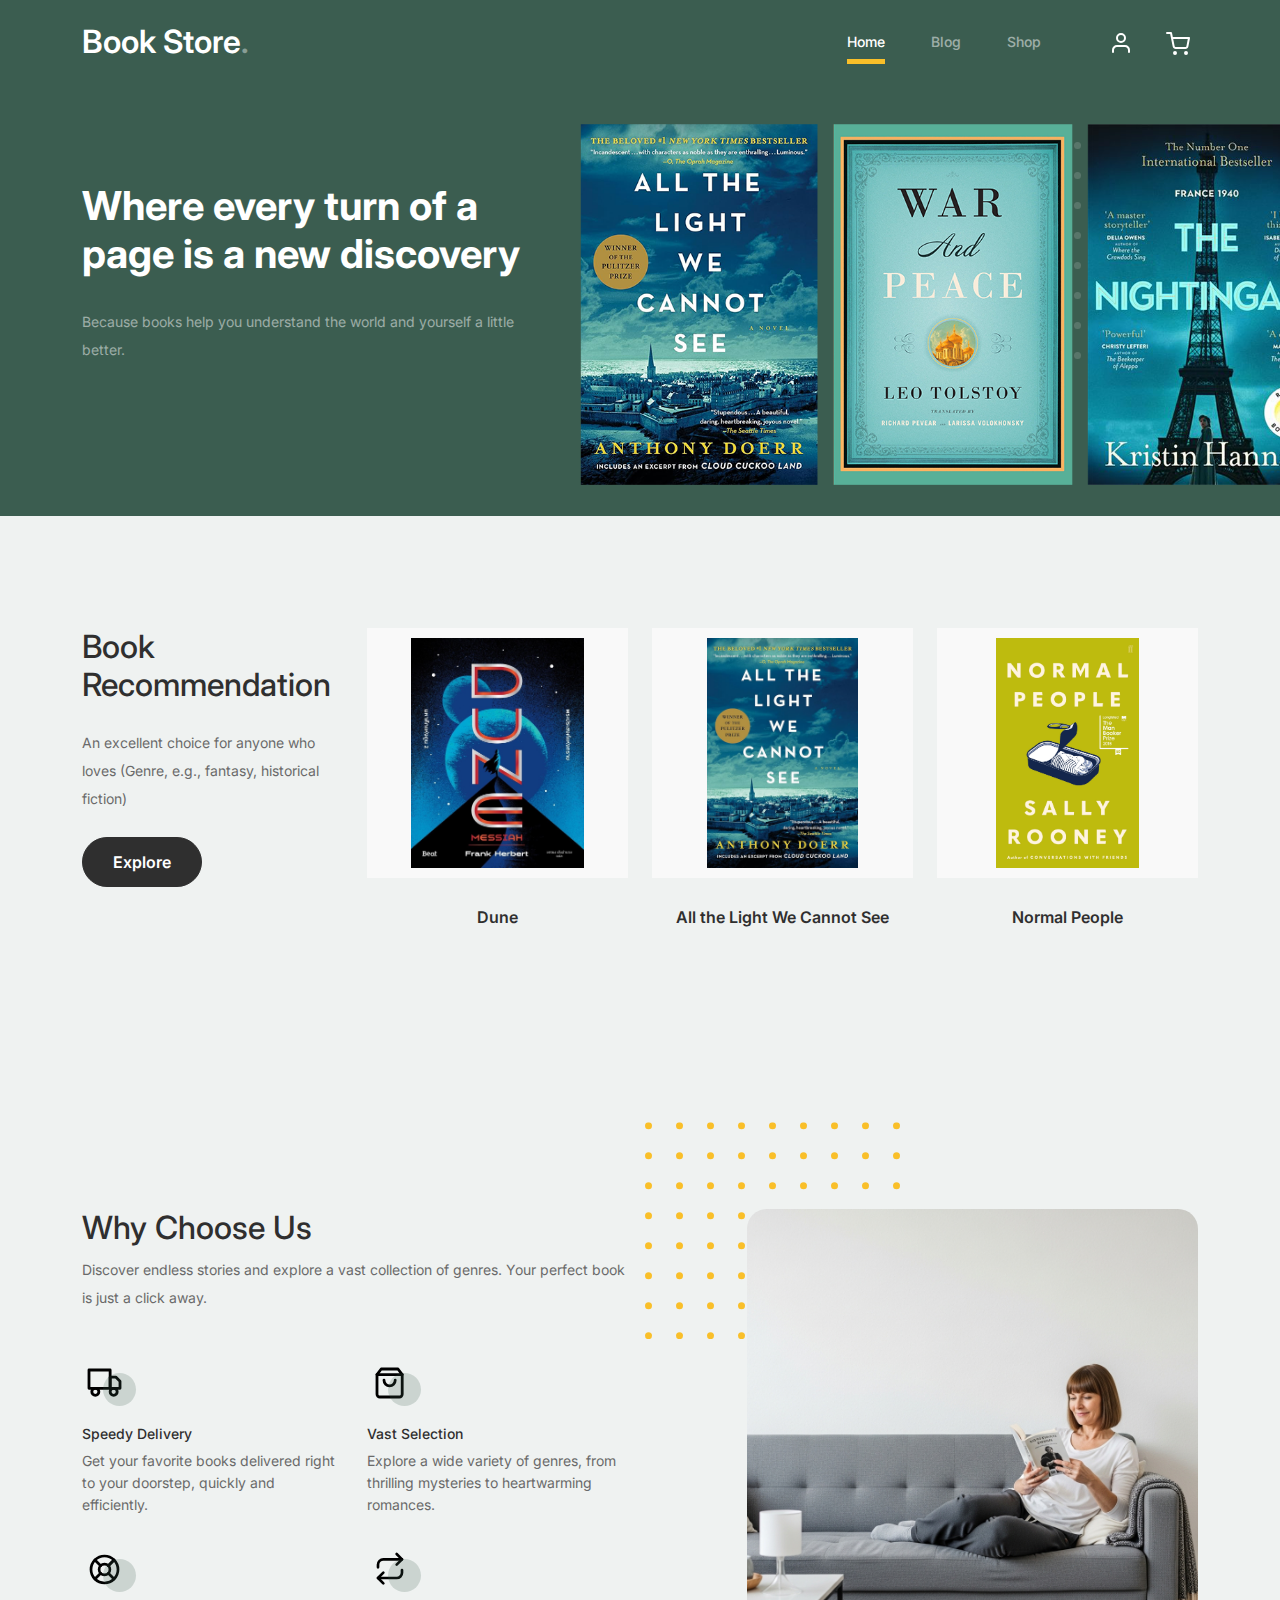
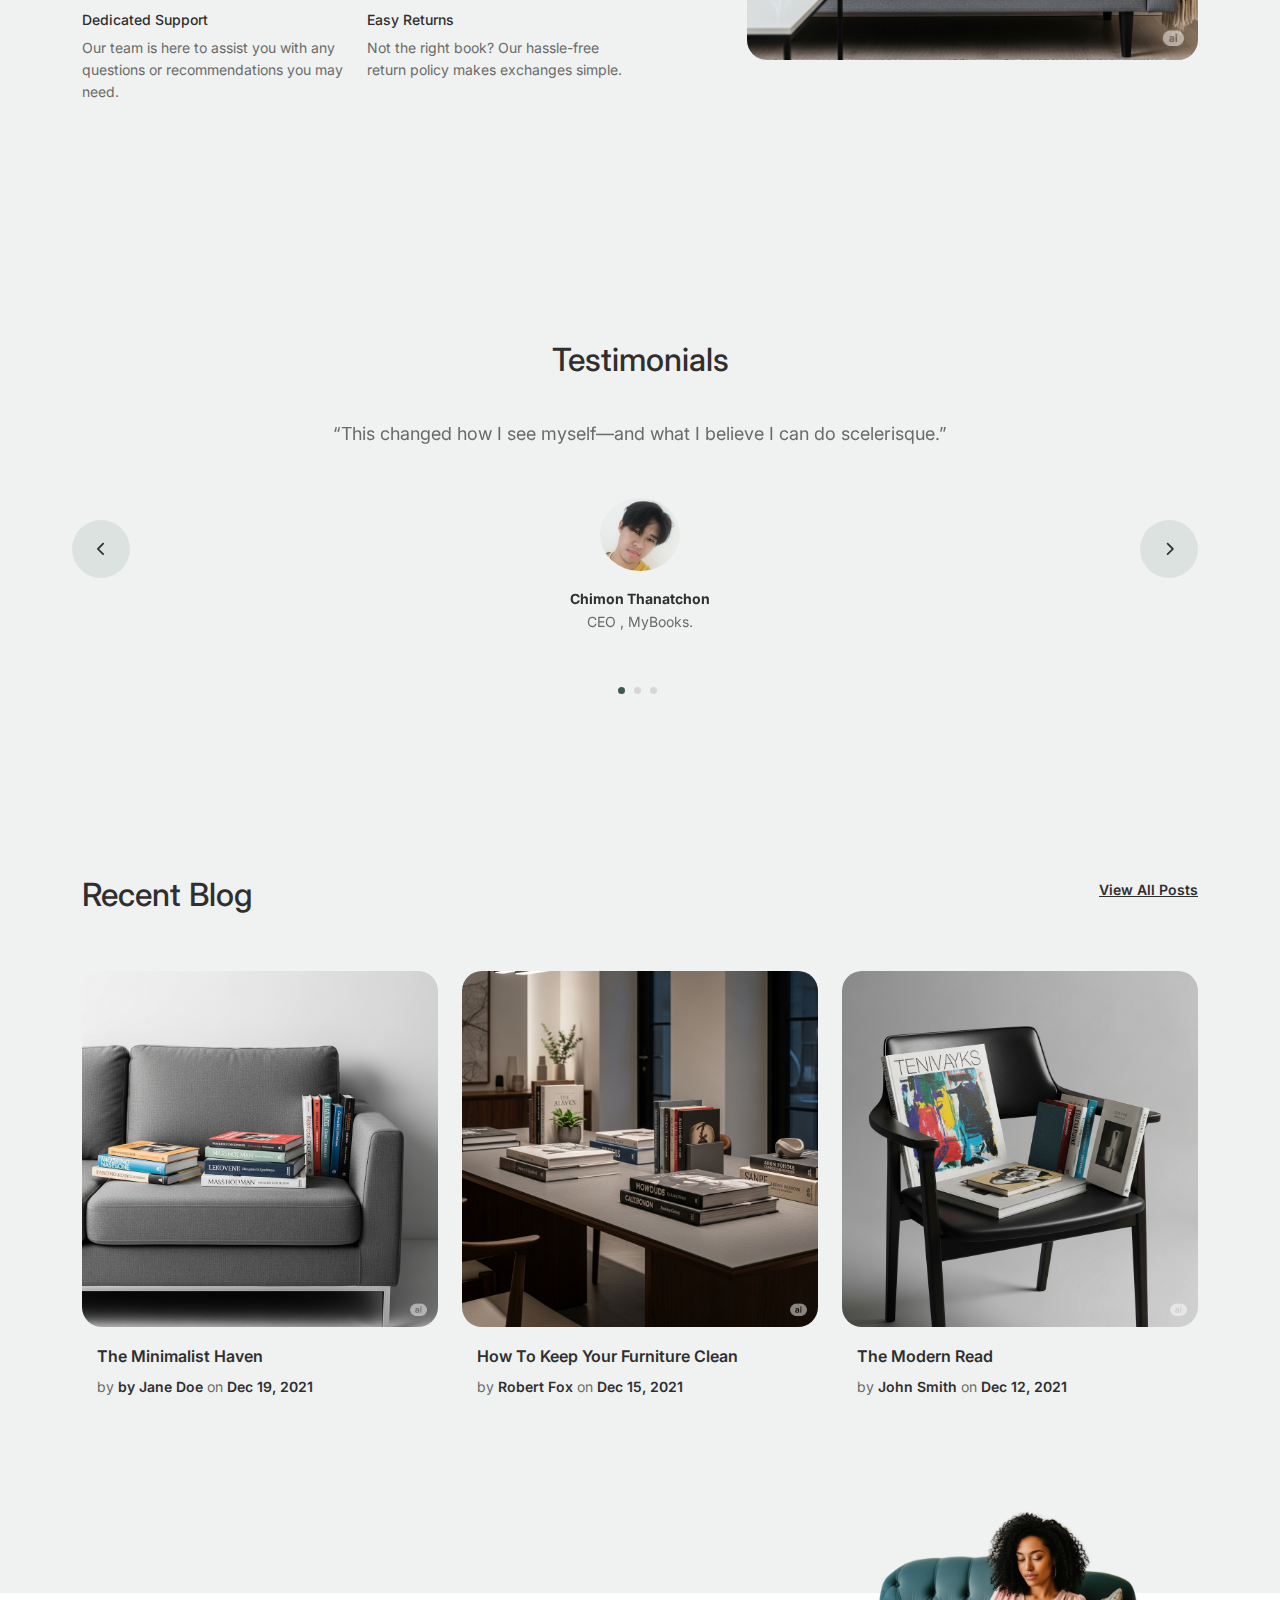
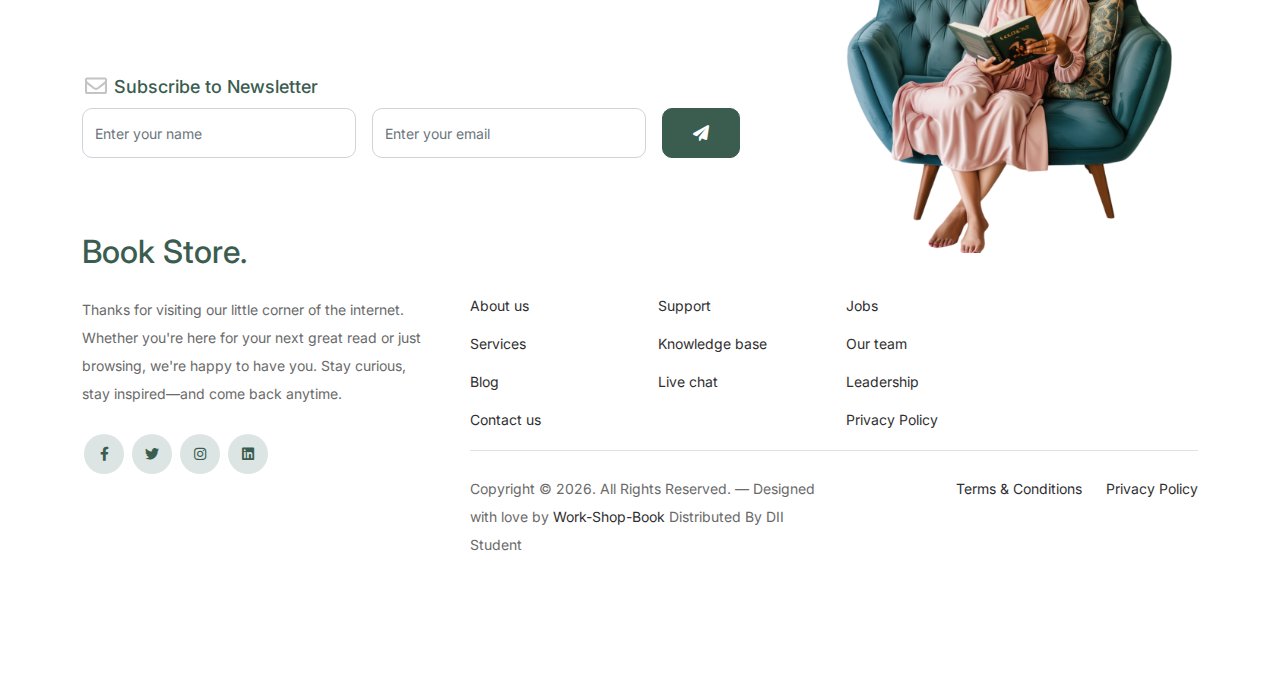
<file: index.html>
<!doctype html>
<html lang="en">

<head>
    <meta charset="utf-8">
    <meta name="viewport" content="width=device-width, initial-scale=1, shrink-to-fit=no">
    <meta name="author" content="Untree.co">
    <link rel="shortcut icon" href="favicon.png">

    <meta name="description" content="" />
    <meta name="keywords" content="bootstrap, bootstrap4" />

    <link href="css/bootstrap.min.css" rel="stylesheet">
    <link href="https://cdnjs.cloudflare.com/ajax/libs/font-awesome/6.0.0-beta3/css/all.min.css" rel="stylesheet">
    <link href="css/tiny-slider.css" rel="stylesheet">
    <link href="css/style.css" rel="stylesheet">
    <title>Book Store </title>

</head>

<body>

    <nav class="custom-navbar navbar navbar navbar-expand-md navbar-dark bg-dark" arial-label="Furni navigation bar">

        <div class="container">
            <a class="navbar-brand" href="index.html">Book Store<span>.</span></a>

            <button class="navbar-toggler" type="button" data-bs-toggle="collapse" data-bs-target="#navbarsFurni"
                aria-controls="navbarsFurni" aria-expanded="false" aria-label="Toggle navigation">
                <span class="navbar-toggler-icon"></span>
            </button>

            <div class="collapse navbar-collapse" id="navbarsFurni">
                <ul class="custom-navbar-nav navbar-nav ms-auto mb-2 mb-md-0">
                    <li class="nav-item active">
                        <a class="nav-link" href="index.html">Home</a>
                    </li>
                    <li><a class="nav-link" href="blog.html">Blog</a></li>
                    <li><a class="nav-link" href="shop.html">Shop</a></li>

                </ul>

                <ul class="custom-navbar-cta navbar-nav mb-2 mb-md-0 ms-5">
                    <li><a class="nav-link" href="#"><img src="images/user.svg"></a></li>
                    <li><a class="nav-link" href="cart.html"><img src="images/cart.svg"></a></li>
                </ul>
            </div>
        </div>

    </nav>
    <div class="hero">
        <div class="container">
            <div class="row justify-content-between">
                <div class="col-lg-5">
                    <div class="intro-excerpt">
                        <h1>Where every <span clsas="d-block">turn of a page is a new discovery</span></h1>
                        <p class="mb-4">Because books help you understand the world and yourself a little better.</p>
                        <p>
                            </div>
                </div>
                <div class="col-lg-7">
                    <div class="hero-img-wrap">
                        <img src="images/BookX/Book1112.png" class="img-fluid">
                    </div>
                </div>
            </div>
        </div>
    </div>
    <div class="product-section">
        <div class="container">
            <div class="row">

                <div class="col-md-12 col-lg-3 mb-5 mb-lg-0">
                    <h2 class="mb-4 section-title">Book Recommendation</h2>
                    <p class="mb-4">An excellent choice for anyone who loves (Genre, e.g., fantasy, historical fiction)
                    </p>
                    <p><a href="shop.html" class="btn">Explore</a></p>
                </div>
                <div class="col-12 col-md-4 col-lg-3 mb-5 mb-md-0">
                    <a class="product-item" href="shop.html">
                        <img src="images/BookX/Book6.jpg" class="img-fluid product-thumbnail">
                        <h3 class="product-title">Dune</h3>

                        <span class="icon-cross">
                            <img src="images/cross.svg" class="img-fluid">
                        </span>
                    </a>
                </div>
                <div class="col-12 col-md-4 col-lg-3 mb-5 mb-md-0">
                    <a class="product-item" href="shop.html">
                        <img src="images/BookX/Book111.jpg" class="img-fluid product-thumbnail">
                        <h3 class="product-title">All the Light We Cannot See</h3>

                        <span class="icon-cross">
                            <img src="images/cross.svg" class="img-fluid">
                        </span>
                    </a>
                </div>
                <div class="col-12 col-md-4 col-lg-3 mb-5 mb-md-0">
                    <a class="product-item" href="shop.html">
                        <img src="images/BookX/Book5.jpg" class="img-fluid product-thumbnail">
                        <h3 class="product-title">Normal People</h3>

                        <span class="icon-cross">
                            <img src="images/cross.svg" class="img-fluid">
                        </span>
                    </a>
                </div>
                </div>
        </div>
    </div>
    <div class="why-choose-section">
        <div class="container">
            <div class="row justify-content-between">
                <div class="col-lg-6">
                    <h2 class="section-title">Why Choose Us</h2>
                    <p>Discover endless stories and explore a vast collection of genres. Your perfect book is just a click away.</p>

                    <div class="row my-5">
                        <div class="col-6 col-md-6">
                            <div class="feature">
                                <div class="icon">
                                    <img src="images/truck.svg" alt="Image" class="imf-fluid">
                                </div>
                                <h3>Speedy Delivery</h3>
                                <p>Get your favorite books delivered right to your doorstep, quickly and efficiently.</p>
                            </div>
                        </div>

                        <div class="col-6 col-md-6">
                            <div class="feature">
                                <div class="icon">
                                    <img src="images/bag.svg" alt="Image" class="imf-fluid">
                                </div>
                                <h3>Vast Selection</h3>
                                <p>Explore a wide variety of genres, from thrilling mysteries to heartwarming romances.</p>
                            </div>
                        </div>

                        <div class="col-6 col-md-6">
                            <div class="feature">
                                <div class="icon">
                                    <img src="images/support.svg" alt="Image" class="imf-fluid">
                                </div>
                                <h3>Dedicated Support</h3>
                                <p>Our team is here to assist you with any questions or recommendations you may need.</p>
                            </div>
                        </div>

                        <div class="col-6 col-md-6">
                            <div class="feature">
                                <div class="icon">
                                    <img src="images/return.svg" alt="Image" class="imf-fluid">
                                </div>
                                <h3>Easy Returns</h3>
                                <p>Not the right book? Our hassle-free return policy makes exchanges simple.</p>
                            </div>
                        </div>

                    </div>
                </div>

                <div class="col-lg-5">
                    <div class="img-wrap">
                        <img src="images/unnamed.png" alt="Image" class="img-fluid">
                    </div>
                </div>

            </div>
        </div>
    </div>
    <div class="testimonial-section">
        <div class="container">
            <div class="row">
                <div class="col-lg-7 mx-auto text-center">
                    <h2 class="section-title">Testimonials</h2>
                </div>
            </div>

            <div class="row justify-content-center">
                <div class="col-lg-12">
                    <div class="testimonial-slider-wrap text-center">

                        <div id="testimonial-nav">
                            <span class="prev" data-controls="prev"><span class="fa fa-chevron-left"></span></span>
                            <span class="next" data-controls="next"><span class="fa fa-chevron-right"></span></span>
                        </div>

                        <div class="testimonial-slider">

                            <div class="item">
                                <div class="row justify-content-center">
                                    <div class="col-lg-8 mx-auto">

                                        <div class="testimonial-block text-center">
                                            <blockquote class="mb-5">
                                                <p>&ldquo;This changed how I see myself—and what I believe I can do
                                                    scelerisque.&rdquo;</p>
                                            </blockquote>

                                            <div class="author-info">
                                                <div class="author-pic">
                                                    <img src="images/CMOn.png" alt="Cmon Thanatchon" class="img-fluid">
                                                </div>
                                                <h3 class="font-weight-bold">Chimon Thanatchon</h3>
                                                <span class="position d-block mb-3">CEO , MyBooks.</span>
                                            </div> 
                                        </div>

                                    </div>
                                </div>
                            </div>
                            <div class="item">
                                <div class="row justify-content-center">
                                    <div class="col-lg-8 mx-auto">

                                        <div class="testimonial-block text-center">
                                            <blockquote class="mb-5">
                                                <p>&ldquo;Every step forward began with this moment
                                                    scelerisque.&rdquo;</p>
                                            </blockquote>

                                            <div class="author-info">
                                                <div class="author-pic">
                                                    <img src="images/ME.png" alt="Fiad Phattapon" class="img-fluid">
                                                </div>
                                                <h3 class="font-weight-bold">Fiad Phattapon</h3>
                                                <span class="position d-block mb-3"> Co-Founder, MyBooks.</span>
                                            </div>
                                        </div>

                                    </div>
                                </div>
                            </div>
                            <div class="item">
                                <div class="row justify-content-center">
                                    <div class="col-lg-8 mx-auto">

                                        <div class="testimonial-block text-center">
                                            <blockquote class="mb-5">
                                                <p>&ldquo;I didn’t just improve. I evolved.
                                                    scelerisque.&rdquo;</p>
                                            </blockquote>

                                            <div class="author-info">
                                                <div class="author-pic">
                                                    <img src="images/FF.png" alt="Flok Phattadon" class="img-fluid">
                                                </div>
                                                <h3 class="font-weight-bold">Flok Phattadon</h3>
                                                <span class="position d-block mb-3">CEO, Co-Founder, MyBooks.</span>
                                            </div>
                                        </div>

                                    </div>
                                </div>
                            </div>
                            </div>

                    </div>
                </div>
            </div>
        </div>
    </div>
    <div class="blog-section">
        <div class="container">
            <div class="row mb-5">
                <div class="col-md-6">
                    <h2 class="section-title">Recent Blog</h2>
                </div>
                <div class="col-md-6 text-start text-md-end">
                    <a href="#" class="more">View All Posts</a>
                </div>
            </div>

            <div class="row">

                <div class="col-12 col-sm-6 col-md-4 mb-4 mb-md-0">
                    <div class="post-entry">
                        <a href="#" class="post-thumbnail"><img src="images/b1.png" alt="Image"
                                class="img-fluid"></a>
                        <div class="post-content-entry">
                            <h3><a href="#">The Minimalist Haven</a></h3>
                            <div class="meta">
                                <span>by <a href="#">by Jane Doe </a></span> <span>on <a href="#">Dec 19,
                                        2021</a></span>
                            </div>
                        </div>
                    </div>
                </div>

                <div class="col-12 col-sm-6 col-md-4 mb-4 mb-md-0">
                    <div class="post-entry">
                        <a href="#" class="post-thumbnail"><img src="images/b2.png" alt="Image"
                                class="img-fluid"></a>
                        <div class="post-content-entry">
                            <h3><a href="#">How To Keep Your Furniture Clean</a></h3>
                            <div class="meta">
                                <span>by <a href="#">Robert Fox</a></span> <span>on <a href="#">Dec 15, 2021</a></span>
                            </div>
                        </div>
                    </div>
                </div>

                <div class="col-12 col-sm-6 col-md-4 mb-4 mb-md-0">
                    <div class="post-entry">
                        <a href="#" class="post-thumbnail"><img src="images/b3.png" alt="Image"
                                class="img-fluid"></a>
                        <div class="post-content-entry">
                            <h3><a href="#">The Modern Read</a></h3>
                            <div class="meta">
                                <span>by <a href="#">John Smith</a></span> <span>on <a href="#">Dec 12,
                                        2021</a></span>
                            </div>
                        </div>
                    </div>
                </div>

            </div>
        </div>
    </div>
    <footer class="footer-section">
        <div class="container relative">

            <div class="sofa-img">
                <img src="images/sofaa_preview_rev_1.png" alt="Image" class="img-fluid">
            </div>

            <div class="row">
                <div class="col-lg-8">
                    <div class="subscription-form">
                        <h3 class="d-flex align-items-center"><span class="me-1"><img src="images/envelope-outline.svg"
                                        alt="Image" class="img-fluid"></span><span>Subscribe to Newsletter</span></h3>

                        <form action="#" class="row g-3">
                            <div class="col-auto">
                                <input type="text" class="form-control" placeholder="Enter your name">
                            </div>
                            <div class="col-auto">
                                <input type="email" class="form-control" placeholder="Enter your email">
                            </div>
                            <div class="col-auto">
                                <button class="btn btn-primary">
                                    <span class="fa fa-paper-plane"></span>
                                </button>
                            </div>
                        </form>

                    </div>
                </div>
            </div>

            <div class="row g-5 mb-5">
                <div class="col-lg-4">
                    <div class="mb-4 footer-logo-wrap"><a href="#" class="footer-logo">Book Store<span>.</span></a>
                    </div>
                    <p class="mb-4">Thanks for visiting our little corner of the internet.
Whether you're here for your next great read or just browsing, we're happy to have you.
Stay curious, stay inspired—and come back anytime.</p>

                    <ul class="list-unstyled custom-social">
                        <li><a href="#"><span class="fa fa-brands fa-facebook-f"></span></a></li>
                        <li><a href="#"><span class="fa fa-brands fa-twitter"></span></a></li>
                        <li><a href="#"><span class="fa fa-brands fa-instagram"></span></a></li>
                        <li><a href="#"><span class="fa fa-brands fa-linkedin"></span></a></li>
                    </ul>
                </div>

                <div class="col-lg-8">
                    <div class="row links-wrap">
                        <div class="col-6 col-sm-6 col-md-3">
                            <ul class="list-unstyled">
                                <li><a href="#">About us</a></li>
                                <li><a href="#">Services</a></li>
                                <li><a href="#">Blog</a></li>
                                <li><a href="#">Contact us</a></li>
                            </ul>
                        </div>

                        <div class="col-6 col-sm-6 col-md-3">
                            <ul class="list-unstyled">
                                <li><a href="#">Support</a></li>
                                <li><a href="#">Knowledge base</a></li>
                                <li><a href="#">Live chat</a></li>
                            </ul>
                        </div>

                        <div class="col-6 col-sm-6 col-md-3">
                            <ul class="list-unstyled">
                                <li><a href="#">Jobs</a></li>
                                <li><a href="#">Our team</a></li>
                                <li><a href="#">Leadership</a></li>
                                <li><a href="#">Privacy Policy</a></li>
                            </ul>
                        </div>

                    

            </div>

            <div class="border-top copyright">
                <div class="row pt-4">
                    <div class="col-lg-6">
                        <p class="mb-2 text-center text-lg-start">Copyright &copy;
                            <script>document.write(new Date().getFullYear());</script>. All Rights Reserved. &mdash;
                            Designed with love by <a href="https://github.com/Thanatchon-DII/Work-Shop-Book">Work-Shop-Book</a> Distributed By <a
                                hreff="https://themewagon.com">DII Student</a>
                            </p>
                    </div>

                    <div class="col-lg-6 text-center text-lg-end">
                        <ul class="list-unstyled d-inline-flex ms-auto">
                            <li class="me-4"><a href="#">Terms &amp; Conditions</a></li>
                            <li><a href="#">Privacy Policy</a></li>
                        </ul>
                    </div>

                </div>
            </div>

        </div>
    </footer>
    <script src="js/bootstrap.bundle.min.js"></script>
    <script src="js/tiny-slider.js"></script>
    <script src="js/custom.js"></script>
</body>

</html>
</file>
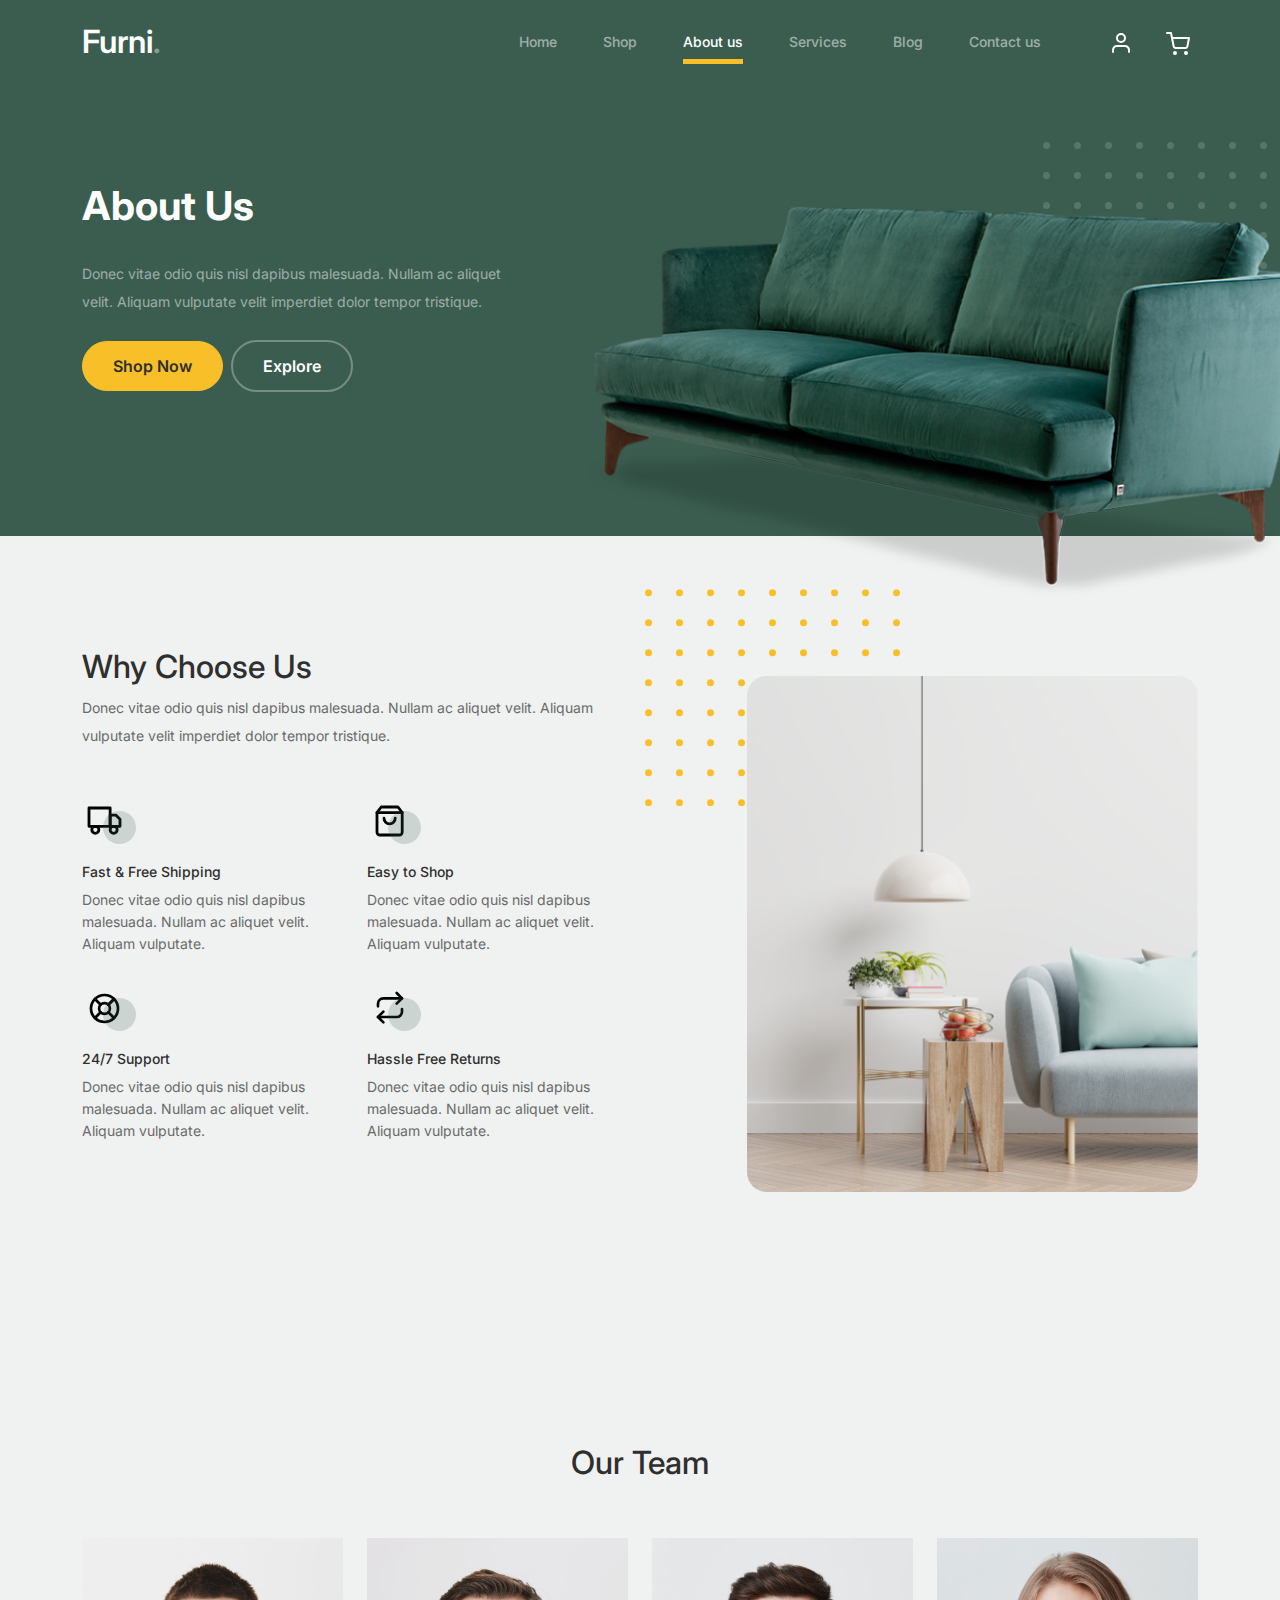
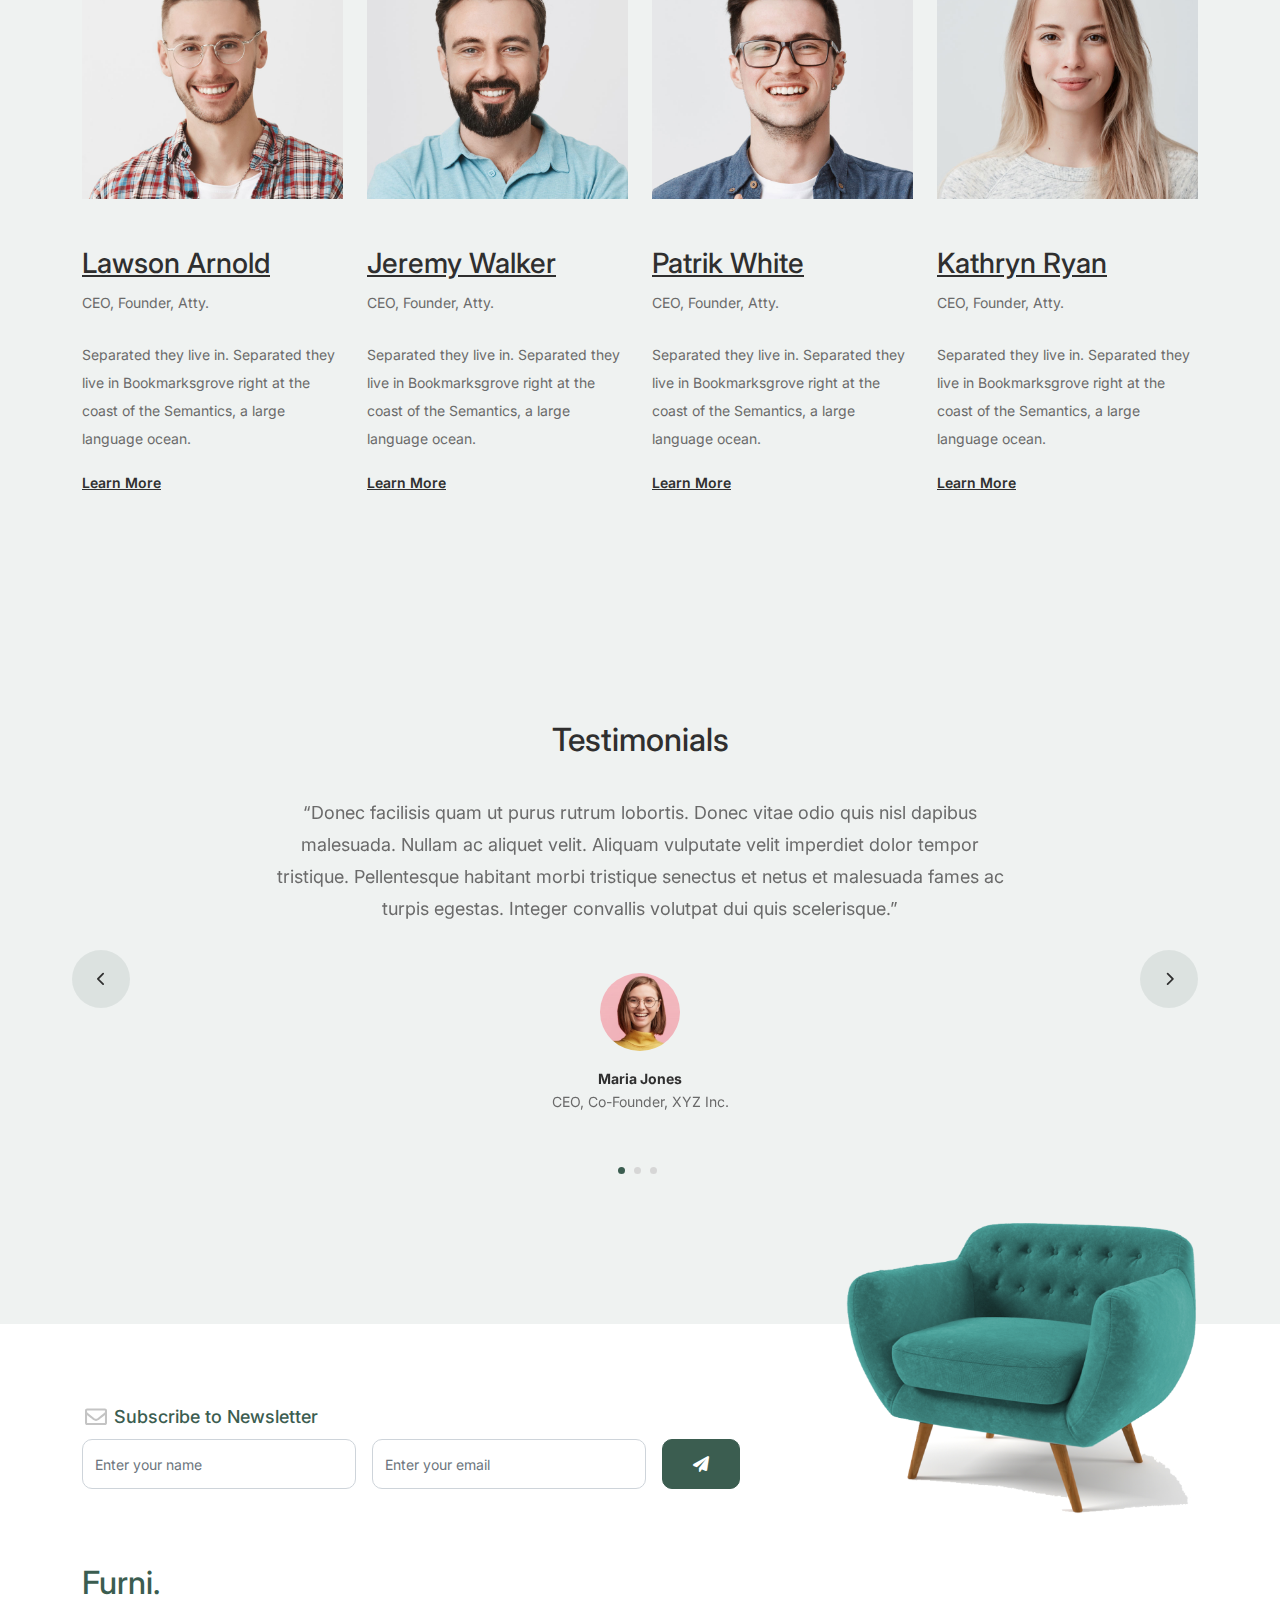
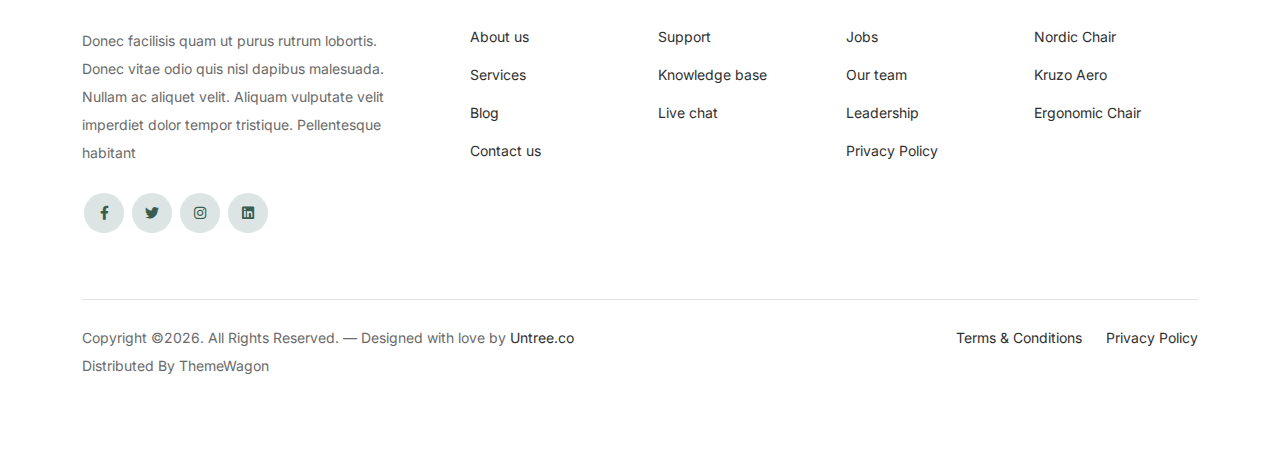
<file: about.html>
<!-- /*
* Bootstrap 5
* Template Name: Furni
* Template Author: Untree.co
* Template URI: https://untree.co/
* License: https://creativecommons.org/licenses/by/3.0/
*/ -->
<!doctype html>
<html lang="en">
<head>
  <meta charset="utf-8">
  <meta name="viewport" content="width=device-width, initial-scale=1, shrink-to-fit=no">
  <meta name="author" content="Untree.co">
  <link rel="shortcut icon" href="favicon.png">

  <meta name="description" content="" />
  <meta name="keywords" content="bootstrap, bootstrap4" />

		<!-- Bootstrap CSS -->
		<link href="css/bootstrap.min.css" rel="stylesheet">
		<link href="https://cdnjs.cloudflare.com/ajax/libs/font-awesome/6.0.0-beta3/css/all.min.css" rel="stylesheet">
		<link href="css/tiny-slider.css" rel="stylesheet">
		<link href="css/style.css" rel="stylesheet">
		<title>Furni Free Bootstrap 5 Template for Furniture and Interior Design Websites by Untree.co </title>
	</head>

	<body>

		<!-- Start Header/Navigation -->
		<nav class="custom-navbar navbar navbar navbar-expand-md navbar-dark bg-dark" arial-label="Furni navigation bar">

			<div class="container">
				<a class="navbar-brand" href="index.html">Furni<span>.</span></a>

				<button class="navbar-toggler" type="button" data-bs-toggle="collapse" data-bs-target="#navbarsFurni" aria-controls="navbarsFurni" aria-expanded="false" aria-label="Toggle navigation">
					<span class="navbar-toggler-icon"></span>
				</button>

				<div class="collapse navbar-collapse" id="navbarsFurni">
					<ul class="custom-navbar-nav navbar-nav ms-auto mb-2 mb-md-0">
						<li class="nav-item ">
							<a class="nav-link" href="index.html">Home</a>
						</li>
						<li><a class="nav-link" href="shop.html">Shop</a></li>
						<li class="active"><a class="nav-link" href="about.html">About us</a></li>
						<li><a class="nav-link" href="services.html">Services</a></li>
						<li><a class="nav-link" href="blog.html">Blog</a></li>
						<li><a class="nav-link" href="contact.html">Contact us</a></li>
					</ul>

					<ul class="custom-navbar-cta navbar-nav mb-2 mb-md-0 ms-5">
						<li><a class="nav-link" href="#"><img src="images/user.svg"></a></li>
						<li><a class="nav-link" href="cart.html"><img src="images/cart.svg"></a></li>
					</ul>
				</div>
			</div>
				
		</nav>
		<!-- End Header/Navigation -->

		<!-- Start Hero Section -->
			<div class="hero">
				<div class="container">
					<div class="row justify-content-between">
						<div class="col-lg-5">
							<div class="intro-excerpt">
								<h1>About Us</h1>
								<p class="mb-4">Donec vitae odio quis nisl dapibus malesuada. Nullam ac aliquet velit. Aliquam vulputate velit imperdiet dolor tempor tristique.</p>
								<p><a href="" class="btn btn-secondary me-2">Shop Now</a><a href="#" class="btn btn-white-outline">Explore</a></p>
							</div>
						</div>
						<div class="col-lg-7">
							<div class="hero-img-wrap">
								<img src="images/couch.png" class="img-fluid">
							</div>
						</div>
					</div>
				</div>
			</div>
		<!-- End Hero Section -->

		

		<!-- Start Why Choose Us Section -->
		<div class="why-choose-section">
			<div class="container">
				<div class="row justify-content-between align-items-center">
					<div class="col-lg-6">
						<h2 class="section-title">Why Choose Us</h2>
						<p>Donec vitae odio quis nisl dapibus malesuada. Nullam ac aliquet velit. Aliquam vulputate velit imperdiet dolor tempor tristique.</p>

						<div class="row my-5">
							<div class="col-6 col-md-6">
								<div class="feature">
									<div class="icon">
										<img src="images/truck.svg" alt="Image" class="imf-fluid">
									</div>
									<h3>Fast &amp; Free Shipping</h3>
									<p>Donec vitae odio quis nisl dapibus malesuada. Nullam ac aliquet velit. Aliquam vulputate.</p>
								</div>
							</div>

							<div class="col-6 col-md-6">
								<div class="feature">
									<div class="icon">
										<img src="images/bag.svg" alt="Image" class="imf-fluid">
									</div>
									<h3>Easy to Shop</h3>
									<p>Donec vitae odio quis nisl dapibus malesuada. Nullam ac aliquet velit. Aliquam vulputate.</p>
								</div>
							</div>

							<div class="col-6 col-md-6">
								<div class="feature">
									<div class="icon">
										<img src="images/support.svg" alt="Image" class="imf-fluid">
									</div>
									<h3>24/7 Support</h3>
									<p>Donec vitae odio quis nisl dapibus malesuada. Nullam ac aliquet velit. Aliquam vulputate.</p>
								</div>
							</div>

							<div class="col-6 col-md-6">
								<div class="feature">
									<div class="icon">
										<img src="images/return.svg" alt="Image" class="imf-fluid">
									</div>
									<h3>Hassle Free Returns</h3>
									<p>Donec vitae odio quis nisl dapibus malesuada. Nullam ac aliquet velit. Aliquam vulputate.</p>
								</div>
							</div>

						</div>
					</div>

					<div class="col-lg-5">
						<div class="img-wrap">
							<img src="images/why-choose-us-img.jpg" alt="Image" class="img-fluid">
						</div>
					</div>

				</div>
			</div>
		</div>
		<!-- End Why Choose Us Section -->

		<!-- Start Team Section -->
		<div class="untree_co-section">
			<div class="container">

				<div class="row mb-5">
					<div class="col-lg-5 mx-auto text-center">
						<h2 class="section-title">Our Team</h2>
					</div>
				</div>

				<div class="row">

					<!-- Start Column 1 -->
					<div class="col-12 col-md-6 col-lg-3 mb-5 mb-md-0">
						<img src="images/person_1.jpg" class="img-fluid mb-5">
						<h3 clas><a href="#"><span class="">Lawson</span> Arnold</a></h3>
            <span class="d-block position mb-4">CEO, Founder, Atty.</span>
            <p>Separated they live in.
            Separated they live in Bookmarksgrove right at the coast of the Semantics, a large language ocean.</p>
            <p class="mb-0"><a href="#" class="more dark">Learn More <span class="icon-arrow_forward"></span></a></p>
					</div> 
					<!-- End Column 1 -->

					<!-- Start Column 2 -->
					<div class="col-12 col-md-6 col-lg-3 mb-5 mb-md-0">
						<img src="images/person_2.jpg" class="img-fluid mb-5">

						<h3 clas><a href="#"><span class="">Jeremy</span> Walker</a></h3>
            <span class="d-block position mb-4">CEO, Founder, Atty.</span>
            <p>Separated they live in.
            Separated they live in Bookmarksgrove right at the coast of the Semantics, a large language ocean.</p>
            <p class="mb-0"><a href="#" class="more dark">Learn More <span class="icon-arrow_forward"></span></a></p>

					</div> 
					<!-- End Column 2 -->

					<!-- Start Column 3 -->
					<div class="col-12 col-md-6 col-lg-3 mb-5 mb-md-0">
						<img src="images/person_3.jpg" class="img-fluid mb-5">
						<h3 clas><a href="#"><span class="">Patrik</span> White</a></h3>
            <span class="d-block position mb-4">CEO, Founder, Atty.</span>
            <p>Separated they live in.
            Separated they live in Bookmarksgrove right at the coast of the Semantics, a large language ocean.</p>
            <p class="mb-0"><a href="#" class="more dark">Learn More <span class="icon-arrow_forward"></span></a></p>
					</div> 
					<!-- End Column 3 -->

					<!-- Start Column 4 -->
					<div class="col-12 col-md-6 col-lg-3 mb-5 mb-md-0">
						<img src="images/person_4.jpg" class="img-fluid mb-5">

						<h3 clas><a href="#"><span class="">Kathryn</span> Ryan</a></h3>
            <span class="d-block position mb-4">CEO, Founder, Atty.</span>
            <p>Separated they live in.
            Separated they live in Bookmarksgrove right at the coast of the Semantics, a large language ocean.</p>
            <p class="mb-0"><a href="#" class="more dark">Learn More <span class="icon-arrow_forward"></span></a></p>

          
					</div> 
					<!-- End Column 4 -->

					

				</div>
			</div>
		</div>
		<!-- End Team Section -->

		

		<!-- Start Testimonial Slider -->
		<div class="testimonial-section before-footer-section">
			<div class="container">
				<div class="row">
					<div class="col-lg-7 mx-auto text-center">
						<h2 class="section-title">Testimonials</h2>
					</div>
				</div>

				<div class="row justify-content-center">
					<div class="col-lg-12">
						<div class="testimonial-slider-wrap text-center">

							<div id="testimonial-nav">
								<span class="prev" data-controls="prev"><span class="fa fa-chevron-left"></span></span>
								<span class="next" data-controls="next"><span class="fa fa-chevron-right"></span></span>
							</div>

							<div class="testimonial-slider">
								
								<div class="item">
									<div class="row justify-content-center">
										<div class="col-lg-8 mx-auto">

											<div class="testimonial-block text-center">
												<blockquote class="mb-5">
													<p>&ldquo;Donec facilisis quam ut purus rutrum lobortis. Donec vitae odio quis nisl dapibus malesuada. Nullam ac aliquet velit. Aliquam vulputate velit imperdiet dolor tempor tristique. Pellentesque habitant morbi tristique senectus et netus et malesuada fames ac turpis egestas. Integer convallis volutpat dui quis scelerisque.&rdquo;</p>
												</blockquote>

												<div class="author-info">
													<div class="author-pic">
														<img src="images/person-1.png" alt="Maria Jones" class="img-fluid">
													</div>
													<h3 class="font-weight-bold">Maria Jones</h3>
													<span class="position d-block mb-3">CEO, Co-Founder, XYZ Inc.</span>
												</div>
											</div>

										</div>
									</div>
								</div> 
								<!-- END item -->

								<div class="item">
									<div class="row justify-content-center">
										<div class="col-lg-8 mx-auto">

											<div class="testimonial-block text-center">
												<blockquote class="mb-5">
													<p>&ldquo;Donec facilisis quam ut purus rutrum lobortis. Donec vitae odio quis nisl dapibus malesuada. Nullam ac aliquet velit. Aliquam vulputate velit imperdiet dolor tempor tristique. Pellentesque habitant morbi tristique senectus et netus et malesuada fames ac turpis egestas. Integer convallis volutpat dui quis scelerisque.&rdquo;</p>
												</blockquote>

												<div class="author-info">
													<div class="author-pic">
														<img src="images/person-1.png" alt="Maria Jones" class="img-fluid">
													</div>
													<h3 class="font-weight-bold">Maria Jones</h3>
													<span class="position d-block mb-3">CEO, Co-Founder, XYZ Inc.</span>
												</div>
											</div>

										</div>
									</div>
								</div> 
								<!-- END item -->

								<div class="item">
									<div class="row justify-content-center">
										<div class="col-lg-8 mx-auto">

											<div class="testimonial-block text-center">
												<blockquote class="mb-5">
													<p>&ldquo;Donec facilisis quam ut purus rutrum lobortis. Donec vitae odio quis nisl dapibus malesuada. Nullam ac aliquet velit. Aliquam vulputate velit imperdiet dolor tempor tristique. Pellentesque habitant morbi tristique senectus et netus et malesuada fames ac turpis egestas. Integer convallis volutpat dui quis scelerisque.&rdquo;</p>
												</blockquote>

												<div class="author-info">
													<div class="author-pic">
														<img src="images/person-1.png" alt="Maria Jones" class="img-fluid">
													</div>
													<h3 class="font-weight-bold">Maria Jones</h3>
													<span class="position d-block mb-3">CEO, Co-Founder, XYZ Inc.</span>
												</div>
											</div>

										</div>
									</div>
								</div> 
								<!-- END item -->

							</div>

						</div>
					</div>
				</div>
			</div>
		</div>
		<!-- End Testimonial Slider -->

		

		<!-- Start Footer Section -->
		<footer class="footer-section">
			<div class="container relative">

				<div class="sofa-img">
					<img src="images/sofa.png" alt="Image" class="img-fluid">
				</div>

				<div class="row">
					<div class="col-lg-8">
						<div class="subscription-form">
							<h3 class="d-flex align-items-center"><span class="me-1"><img src="images/envelope-outline.svg" alt="Image" class="img-fluid"></span><span>Subscribe to Newsletter</span></h3>

							<form action="#" class="row g-3">
								<div class="col-auto">
									<input type="text" class="form-control" placeholder="Enter your name">
								</div>
								<div class="col-auto">
									<input type="email" class="form-control" placeholder="Enter your email">
								</div>
								<div class="col-auto">
									<button class="btn btn-primary">
										<span class="fa fa-paper-plane"></span>
									</button>
								</div>
							</form>

						</div>
					</div>
				</div>

				<div class="row g-5 mb-5">
					<div class="col-lg-4">
						<div class="mb-4 footer-logo-wrap"><a href="#" class="footer-logo">Furni<span>.</span></a></div>
						<p class="mb-4">Donec facilisis quam ut purus rutrum lobortis. Donec vitae odio quis nisl dapibus malesuada. Nullam ac aliquet velit. Aliquam vulputate velit imperdiet dolor tempor tristique. Pellentesque habitant</p>

						<ul class="list-unstyled custom-social">
							<li><a href="#"><span class="fa fa-brands fa-facebook-f"></span></a></li>
							<li><a href="#"><span class="fa fa-brands fa-twitter"></span></a></li>
							<li><a href="#"><span class="fa fa-brands fa-instagram"></span></a></li>
							<li><a href="#"><span class="fa fa-brands fa-linkedin"></span></a></li>
						</ul>
					</div>

					<div class="col-lg-8">
						<div class="row links-wrap">
							<div class="col-6 col-sm-6 col-md-3">
								<ul class="list-unstyled">
									<li><a href="#">About us</a></li>
									<li><a href="#">Services</a></li>
									<li><a href="#">Blog</a></li>
									<li><a href="#">Contact us</a></li>
								</ul>
							</div>

							<div class="col-6 col-sm-6 col-md-3">
								<ul class="list-unstyled">
									<li><a href="#">Support</a></li>
									<li><a href="#">Knowledge base</a></li>
									<li><a href="#">Live chat</a></li>
								</ul>
							</div>

							<div class="col-6 col-sm-6 col-md-3">
								<ul class="list-unstyled">
									<li><a href="#">Jobs</a></li>
									<li><a href="#">Our team</a></li>
									<li><a href="#">Leadership</a></li>
									<li><a href="#">Privacy Policy</a></li>
								</ul>
							</div>

							<div class="col-6 col-sm-6 col-md-3">
								<ul class="list-unstyled">
									<li><a href="#">Nordic Chair</a></li>
									<li><a href="#">Kruzo Aero</a></li>
									<li><a href="#">Ergonomic Chair</a></li>
								</ul>
							</div>
						</div>
					</div>

				</div>

				<div class="border-top copyright">
					<div class="row pt-4">
						<div class="col-lg-6">
							<p class="mb-2 text-center text-lg-start">Copyright &copy;<script>document.write(new Date().getFullYear());</script>. All Rights Reserved. &mdash; Designed with love by <a href="https://untree.co">Untree.co</a> Distributed By <a hreff="https://themewagon.com">ThemeWagon</a>  <!-- License information: https://untree.co/license/ -->
            </p>
						</div>

						<div class="col-lg-6 text-center text-lg-end">
							<ul class="list-unstyled d-inline-flex ms-auto">
								<li class="me-4"><a href="#">Terms &amp; Conditions</a></li>
								<li><a href="#">Privacy Policy</a></li>
							</ul>
						</div>

					</div>
				</div>

			</div>
		</footer>
		<!-- End Footer Section -->	


		<script src="js/bootstrap.bundle.min.js"></script>
		<script src="js/tiny-slider.js"></script>
		<script src="js/custom.js"></script>
	</body>

</html>
</file>
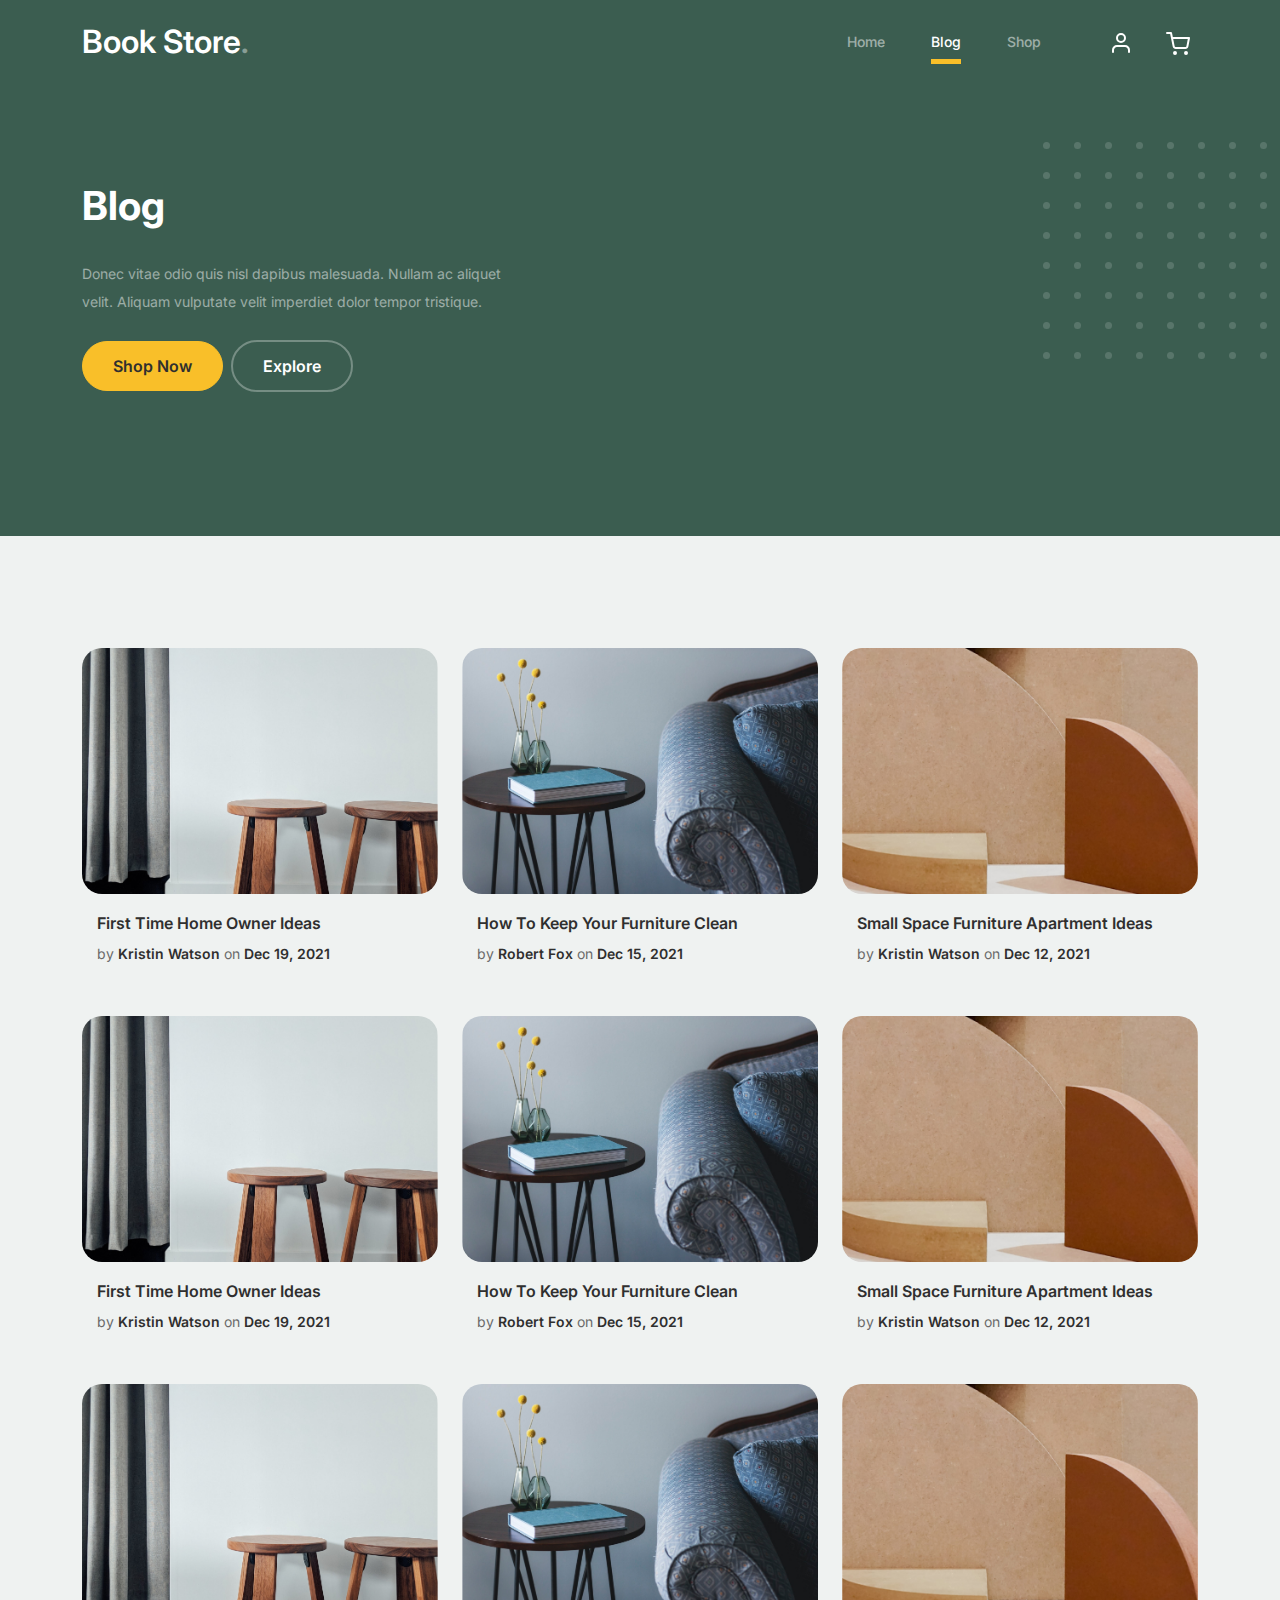
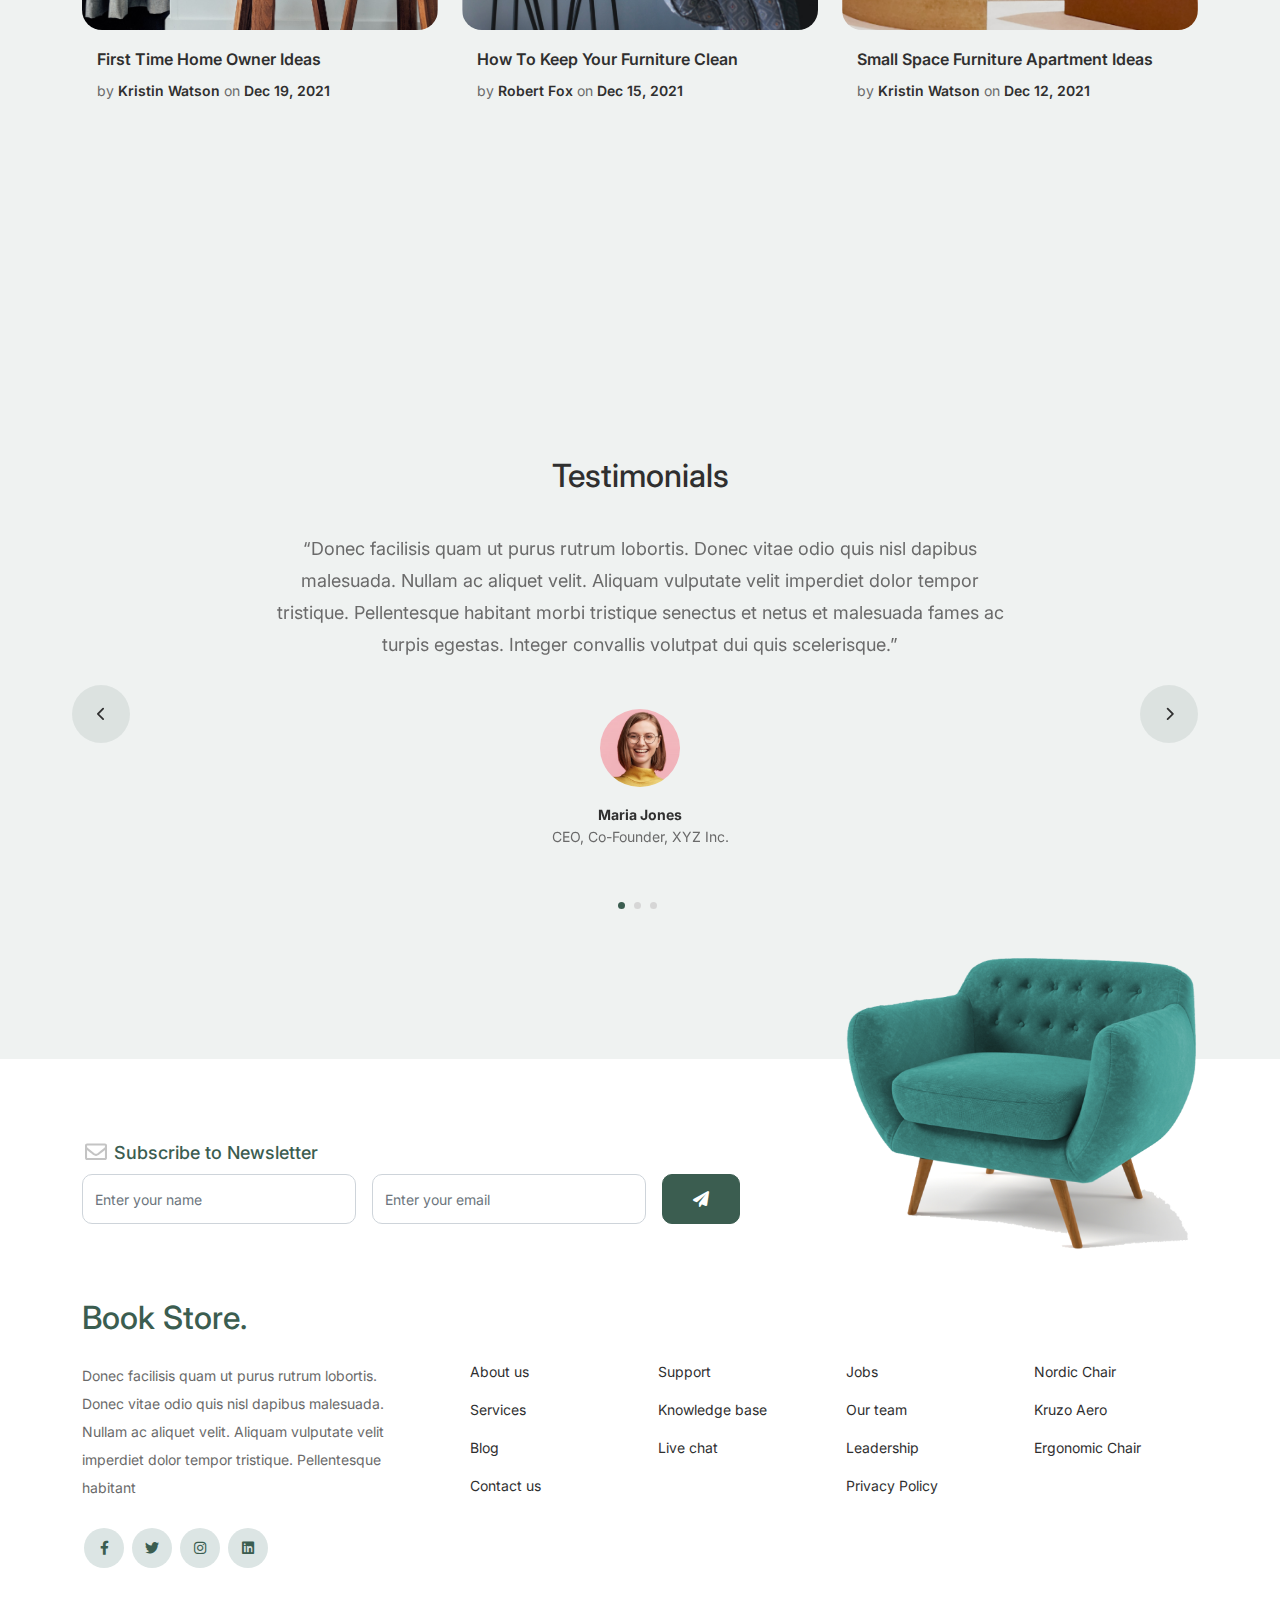
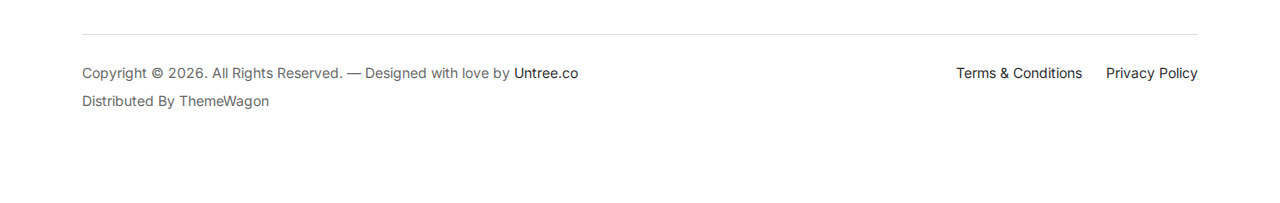
<file: blog.html>
<!-- /*
* Bootstrap 5
* Template Name: Furni
* Template Author: Untree.co
* Template URI: https://untree.co/
* License: https://creativecommons.org/licenses/by/3.0/
*/ -->
<!doctype html>
<html lang="en">

<head>
	<meta charset="utf-8">
	<meta name="viewport" content="width=device-width, initial-scale=1, shrink-to-fit=no">
	<meta name="author" content="Untree.co">
	<link rel="shortcut icon" href="favicon.png">

	<meta name="description" content="" />
	<meta name="keywords" content="bootstrap, bootstrap4" />

	<!-- Bootstrap CSS -->
	<link href="css/bootstrap.min.css" rel="stylesheet">
	<link href="https://cdnjs.cloudflare.com/ajax/libs/font-awesome/6.0.0-beta3/css/all.min.css" rel="stylesheet">
	<link href="css/tiny-slider.css" rel="stylesheet">
	<link href="css/style.css" rel="stylesheet">
	<title>Book Store </title>
</head>

<body>

	<!-- Start Header/Navigation -->
	<nav class="custom-navbar navbar navbar navbar-expand-md navbar-dark bg-dark" arial-label="Furni navigation bar">

		<div class="container">
			<a class="navbar-brand" href="index.html">Book Store<span>.</span></a>


			<button class="navbar-toggler" type="button" data-bs-toggle="collapse" data-bs-target="#navbarsFurni"
				aria-controls="navbarsFurni" aria-expanded="false" aria-label="Toggle navigation">
				<span class="navbar-toggler-icon"></span>
			</button>

			<div class="collapse navbar-collapse" id="navbarsFurni">
				<ul class="custom-navbar-nav navbar-nav ms-auto mb-2 mb-md-0">
					<li class="nav-item">
						<a class="nav-link" href="index.html">Home</a>
					</li>
					<li class="active"><a class="nav-link" href="blog.html">Blog</a></li>
					<li><a class="nav-link" href="shop.html">Shop</a></li>

				</ul>

				<ul class="custom-navbar-cta navbar-nav mb-2 mb-md-0 ms-5">
					<li><a class="nav-link" href="#"><img src="images/user.svg"></a></li>
					<li><a class="nav-link" href="cart.html"><img src="images/cart.svg"></a></li>
				</ul>
			</div>
		</div>

	</nav>
	<!-- End Header/Navigation -->

	<!-- Start Hero Section -->
	<div class="hero">
		<div class="container">
			<div class="row justify-content-between">
				<div class="col-lg-5">
					<div class="intro-excerpt">
						<h1>Blog</h1>
						<p class="mb-4">Donec vitae odio quis nisl dapibus malesuada. Nullam ac aliquet velit. Aliquam
							vulputate velit imperdiet dolor tempor tristique.</p>
						<p><a href="" class="btn btn-secondary me-2">Shop Now</a><a href="#"
								class="btn btn-white-outline">Explore</a></p>
					</div>
				</div>
				<div class="col-lg-7">
					<div class="hero-img-wrap">
						<!-- <img src="images/couch.png" class="img-fluid"> -->
					</div>
				</div>
			</div>
		</div>
	</div>
	<!-- End Hero Section -->



	<!-- Start Blog Section -->
	<div class="blog-section">
		<div class="container">

			<div class="row">

				<div class="col-12 col-sm-6 col-md-4 mb-5">
					<div class="post-entry">
						<a href="#" class="post-thumbnail"><img src="images/post-1.jpg" alt="Image"
								class="img-fluid"></a>
						<div class="post-content-entry">
							<h3><a href="#">First Time Home Owner Ideas</a></h3>
							<div class="meta">
								<span>by <a href="#">Kristin Watson</a></span> <span>on <a href="#">Dec 19,
										2021</a></span>
							</div>
						</div>
					</div>
				</div>

				<div class="col-12 col-sm-6 col-md-4 mb-5">
					<div class="post-entry">
						<a href="#" class="post-thumbnail"><img src="images/post-2.jpg" alt="Image"
								class="img-fluid"></a>
						<div class="post-content-entry">
							<h3><a href="#">How To Keep Your Furniture Clean</a></h3>
							<div class="meta">
								<span>by <a href="#">Robert Fox</a></span> <span>on <a href="#">Dec 15, 2021</a></span>
							</div>
						</div>
					</div>
				</div>

				<div class="col-12 col-sm-6 col-md-4 mb-5">
					<div class="post-entry">
						<a href="#" class="post-thumbnail"><img src="images/post-3.jpg" alt="Image"
								class="img-fluid"></a>
						<div class="post-content-entry">
							<h3><a href="#">Small Space Furniture Apartment Ideas</a></h3>
							<div class="meta">
								<span>by <a href="#">Kristin Watson</a></span> <span>on <a href="#">Dec 12,
										2021</a></span>
							</div>
						</div>
					</div>
				</div>

				<div class="col-12 col-sm-6 col-md-4 mb-5">
					<div class="post-entry">
						<a href="#" class="post-thumbnail"><img src="images/post-1.jpg" alt="Image"
								class="img-fluid"></a>
						<div class="post-content-entry">
							<h3><a href="#">First Time Home Owner Ideas</a></h3>
							<div class="meta">
								<span>by <a href="#">Kristin Watson</a></span> <span>on <a href="#">Dec 19,
										2021</a></span>
							</div>
						</div>
					</div>
				</div>

				<div class="col-12 col-sm-6 col-md-4 mb-5">
					<div class="post-entry">
						<a href="#" class="post-thumbnail"><img src="images/post-2.jpg" alt="Image"
								class="img-fluid"></a>
						<div class="post-content-entry">
							<h3><a href="#">How To Keep Your Furniture Clean</a></h3>
							<div class="meta">
								<span>by <a href="#">Robert Fox</a></span> <span>on <a href="#">Dec 15, 2021</a></span>
							</div>
						</div>
					</div>
				</div>

				<div class="col-12 col-sm-6 col-md-4 mb-5">
					<div class="post-entry">
						<a href="#" class="post-thumbnail"><img src="images/post-3.jpg" alt="Image"
								class="img-fluid"></a>
						<div class="post-content-entry">
							<h3><a href="#">Small Space Furniture Apartment Ideas</a></h3>
							<div class="meta">
								<span>by <a href="#">Kristin Watson</a></span> <span>on <a href="#">Dec 12,
										2021</a></span>
							</div>
						</div>
					</div>
				</div>

				<div class="col-12 col-sm-6 col-md-4 mb-5">
					<div class="post-entry">
						<a href="#" class="post-thumbnail"><img src="images/post-1.jpg" alt="Image"
								class="img-fluid"></a>
						<div class="post-content-entry">
							<h3><a href="#">First Time Home Owner Ideas</a></h3>
							<div class="meta">
								<span>by <a href="#">Kristin Watson</a></span> <span>on <a href="#">Dec 19,
										2021</a></span>
							</div>
						</div>
					</div>
				</div>

				<div class="col-12 col-sm-6 col-md-4 mb-5">
					<div class="post-entry">
						<a href="#" class="post-thumbnail"><img src="images/post-2.jpg" alt="Image"
								class="img-fluid"></a>
						<div class="post-content-entry">
							<h3><a href="#">How To Keep Your Furniture Clean</a></h3>
							<div class="meta">
								<span>by <a href="#">Robert Fox</a></span> <span>on <a href="#">Dec 15, 2021</a></span>
							</div>
						</div>
					</div>
				</div>

				<div class="col-12 col-sm-6 col-md-4 mb-5">
					<div class="post-entry">
						<a href="#" class="post-thumbnail"><img src="images/post-3.jpg" alt="Image"
								class="img-fluid"></a>
						<div class="post-content-entry">
							<h3><a href="#">Small Space Furniture Apartment Ideas</a></h3>
							<div class="meta">
								<span>by <a href="#">Kristin Watson</a></span> <span>on <a href="#">Dec 12,
										2021</a></span>
							</div>
						</div>
					</div>
				</div>

			</div>
		</div>
	</div>
	<!-- End Blog Section -->



	<!-- Start Testimonial Slider -->
	<div class="testimonial-section before-footer-section">
		<div class="container">
			<div class="row">
				<div class="col-lg-7 mx-auto text-center">
					<h2 class="section-title">Testimonials</h2>
				</div>
			</div>

			<div class="row justify-content-center">
				<div class="col-lg-12">
					<div class="testimonial-slider-wrap text-center">

						<div id="testimonial-nav">
							<span class="prev" data-controls="prev"><span class="fa fa-chevron-left"></span></span>
							<span class="next" data-controls="next"><span class="fa fa-chevron-right"></span></span>
						</div>

						<div class="testimonial-slider">

							<div class="item">
								<div class="row justify-content-center">
									<div class="col-lg-8 mx-auto">

										<div class="testimonial-block text-center">
											<blockquote class="mb-5">
												<p>&ldquo;Donec facilisis quam ut purus rutrum lobortis. Donec vitae
													odio quis nisl dapibus malesuada. Nullam ac aliquet velit. Aliquam
													vulputate velit imperdiet dolor tempor tristique. Pellentesque
													habitant morbi tristique senectus et netus et malesuada fames ac
													turpis egestas. Integer convallis volutpat dui quis
													scelerisque.&rdquo;</p>
											</blockquote>

											<div class="author-info">
												<div class="author-pic">
													<img src="images/person-1.png" alt="Maria Jones" class="img-fluid">
												</div>
												<h3 class="font-weight-bold">Maria Jones</h3>
												<span class="position d-block mb-3">CEO, Co-Founder, XYZ Inc.</span>
											</div>
										</div>

									</div>
								</div>
							</div>
							<!-- END item -->

							<div class="item">
								<div class="row justify-content-center">
									<div class="col-lg-8 mx-auto">

										<div class="testimonial-block text-center">
											<blockquote class="mb-5">
												<p>&ldquo;Donec facilisis quam ut purus rutrum lobortis. Donec vitae
													odio quis nisl dapibus malesuada. Nullam ac aliquet velit. Aliquam
													vulputate velit imperdiet dolor tempor tristique. Pellentesque
													habitant morbi tristique senectus et netus et malesuada fames ac
													turpis egestas. Integer convallis volutpat dui quis
													scelerisque.&rdquo;</p>
											</blockquote>

											<div class="author-info">
												<div class="author-pic">
													<img src="images/person-1.png" alt="Maria Jones" class="img-fluid">
												</div>
												<h3 class="font-weight-bold">Maria Jones</h3>
												<span class="position d-block mb-3">CEO, Co-Founder, XYZ Inc.</span>
											</div>
										</div>

									</div>
								</div>
							</div>
							<!-- END item -->

							<div class="item">
								<div class="row justify-content-center">
									<div class="col-lg-8 mx-auto">

										<div class="testimonial-block text-center">
											<blockquote class="mb-5">
												<p>&ldquo;Donec facilisis quam ut purus rutrum lobortis. Donec vitae
													odio quis nisl dapibus malesuada. Nullam ac aliquet velit. Aliquam
													vulputate velit imperdiet dolor tempor tristique. Pellentesque
													habitant morbi tristique senectus et netus et malesuada fames ac
													turpis egestas. Integer convallis volutpat dui quis
													scelerisque.&rdquo;</p>
											</blockquote>

											<div class="author-info">
												<div class="author-pic">
													<img src="images/person-1.png" alt="Maria Jones" class="img-fluid">
												</div>
												<h3 class="font-weight-bold">Maria Jones</h3>
												<span class="position d-block mb-3">CEO, Co-Founder, XYZ Inc.</span>
											</div>
										</div>

									</div>
								</div>
							</div>
							<!-- END item -->

						</div>

					</div>
				</div>
			</div>
		</div>
	</div>
	<!-- End Testimonial Slider -->



	<!-- Start Footer Section -->
	<footer class="footer-section">
		<div class="container relative">

			<div class="sofa-img">
				<img src="images/sofa.png" alt="Image" class="img-fluid">
			</div>

			<div class="row">
				<div class="col-lg-8">
					<div class="subscription-form">
						<h3 class="d-flex align-items-center"><span class="me-1"><img src="images/envelope-outline.svg"
									alt="Image" class="img-fluid"></span><span>Subscribe to Newsletter</span></h3>

						<form action="#" class="row g-3">
							<div class="col-auto">
								<input type="text" class="form-control" placeholder="Enter your name">
							</div>
							<div class="col-auto">
								<input type="email" class="form-control" placeholder="Enter your email">
							</div>
							<div class="col-auto">
								<button class="btn btn-primary">
									<span class="fa fa-paper-plane"></span>
								</button>
							</div>
						</form>

					</div>
				</div>
			</div>

			<div class="row g-5 mb-5">
				<div class="col-lg-4">
					<div class="mb-4 footer-logo-wrap"><a href="#" class="footer-logo">Book Store<span>.</span></a>
					</div>
					<p class="mb-4">Donec facilisis quam ut purus rutrum lobortis. Donec vitae odio quis nisl dapibus
						malesuada. Nullam ac aliquet velit. Aliquam vulputate velit imperdiet dolor tempor tristique.
						Pellentesque habitant</p>

					<ul class="list-unstyled custom-social">
						<li><a href="#"><span class="fa fa-brands fa-facebook-f"></span></a></li>
						<li><a href="#"><span class="fa fa-brands fa-twitter"></span></a></li>
						<li><a href="#"><span class="fa fa-brands fa-instagram"></span></a></li>
						<li><a href="#"><span class="fa fa-brands fa-linkedin"></span></a></li>
					</ul>
				</div>

				<div class="col-lg-8">
					<div class="row links-wrap">
						<div class="col-6 col-sm-6 col-md-3">
							<ul class="list-unstyled">
								<li><a href="#">About us</a></li>
								<li><a href="#">Services</a></li>
								<li><a href="#">Blog</a></li>
								<li><a href="#">Contact us</a></li>
							</ul>
						</div>

						<div class="col-6 col-sm-6 col-md-3">
							<ul class="list-unstyled">
								<li><a href="#">Support</a></li>
								<li><a href="#">Knowledge base</a></li>
								<li><a href="#">Live chat</a></li>
							</ul>
						</div>

						<div class="col-6 col-sm-6 col-md-3">
							<ul class="list-unstyled">
								<li><a href="#">Jobs</a></li>
								<li><a href="#">Our team</a></li>
								<li><a href="#">Leadership</a></li>
								<li><a href="#">Privacy Policy</a></li>
							</ul>
						</div>

						<div class="col-6 col-sm-6 col-md-3">
							<ul class="list-unstyled">
								<li><a href="#">Nordic Chair</a></li>
								<li><a href="#">Kruzo Aero</a></li>
								<li><a href="#">Ergonomic Chair</a></li>
							</ul>
						</div>
					</div>
				</div>

			</div>

			<div class="border-top copyright">
				<div class="row pt-4">
					<div class="col-lg-6">
						<p class="mb-2 text-center text-lg-start">Copyright &copy;
							<script>document.write(new Date().getFullYear());</script>. All Rights Reserved. &mdash;
							Designed with love by <a href="https://untree.co">Untree.co</a> Distributed By <a
								hreff="https://themewagon.com">ThemeWagon</a>
							<!-- License information: https://untree.co/license/ -->
						</p>
					</div>

					<div class="col-lg-6 text-center text-lg-end">
						<ul class="list-unstyled d-inline-flex ms-auto">
							<li class="me-4"><a href="#">Terms &amp; Conditions</a></li>
							<li><a href="#">Privacy Policy</a></li>
						</ul>
					</div>

				</div>
			</div>

		</div>
	</footer>
	<!-- End Footer Section -->


	<script src="js/bootstrap.bundle.min.js"></script>
	<script src="js/tiny-slider.js"></script>
	<script src="js/custom.js"></script>
</body>

</html>
</file>
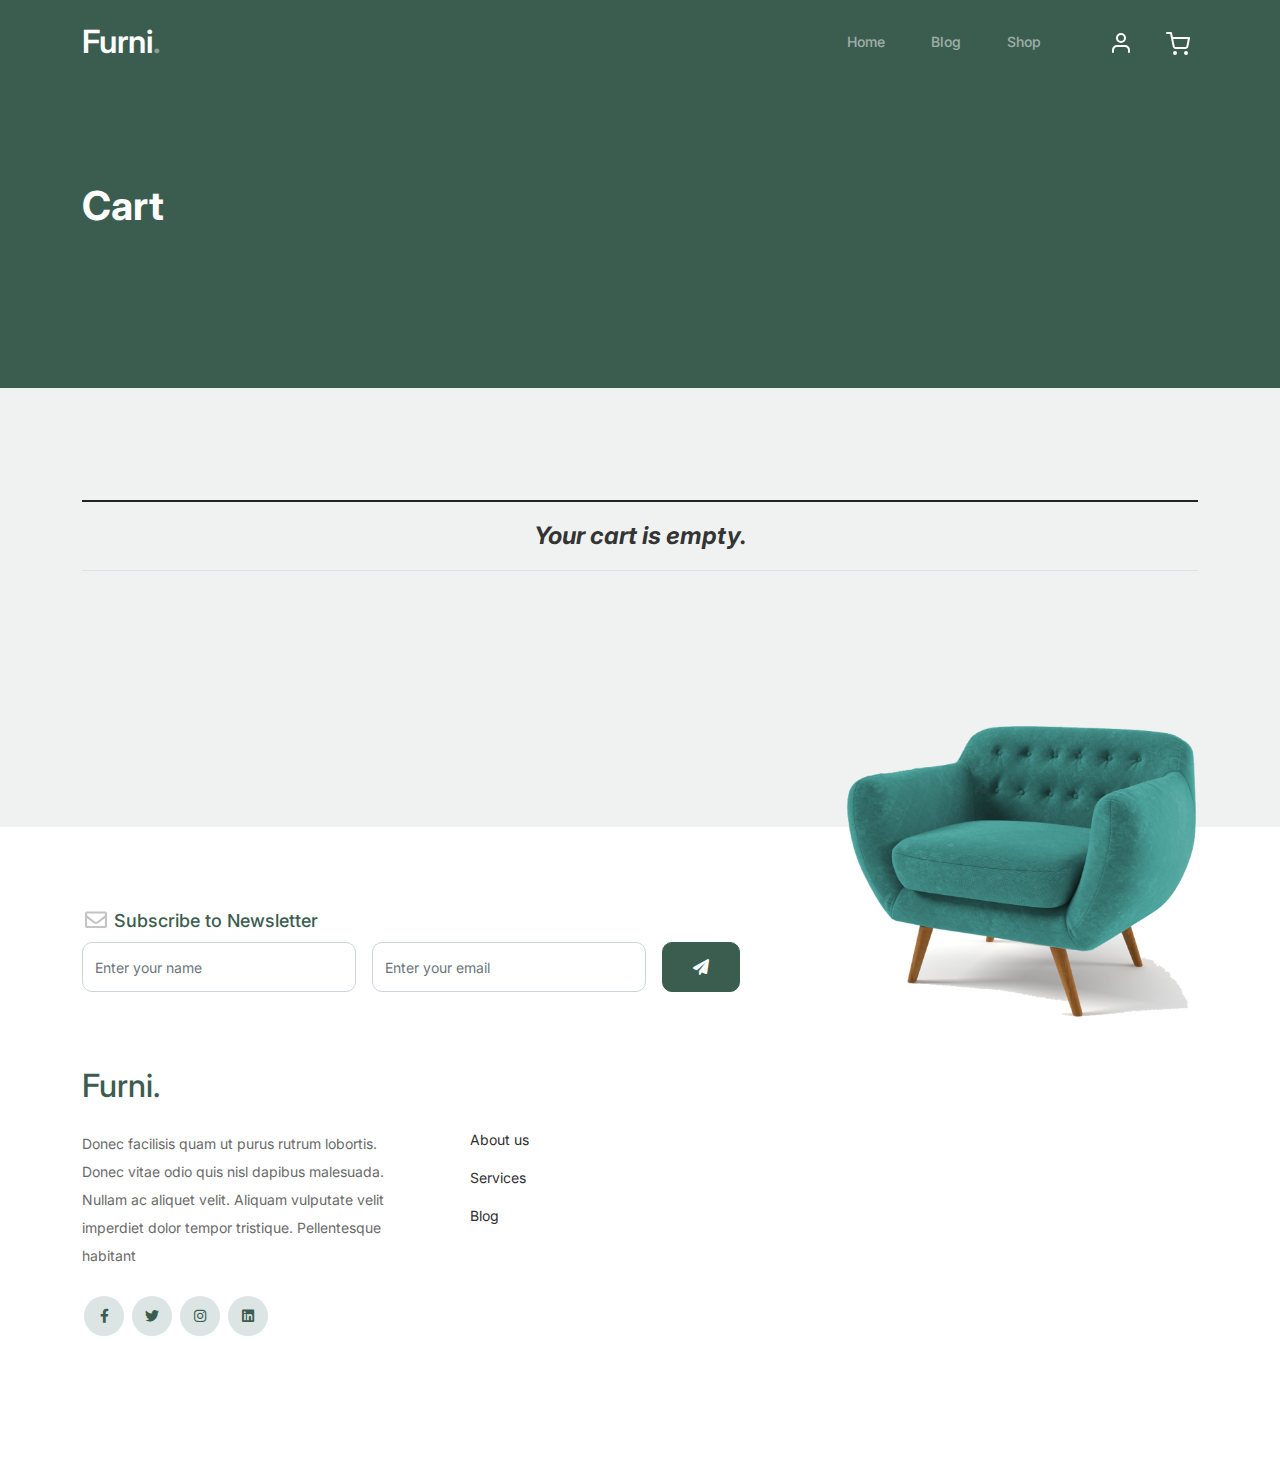
<file: cart.html>
<!doctype html>
<html lang="en">

<head>
  <meta charset="utf-8">
  <meta name="viewport" content="width=device-width, initial-scale=1, shrink-to-fit=no">
  <meta name="author" content="Untree.co">
  <link rel="shortcut icon" href="favicon.png">
  <meta name="description" content="" />
  <meta name="keywords" content="bootstrap, bootstrap4" />

  <link href="css/bootstrap.min.css" rel="stylesheet">
  <link href="https://cdnjs.cloudflare.com/ajax/libs/font-awesome/6.0.0-beta3/css/all.min.css" rel="stylesheet">
  <link href="css/tiny-slider.css" rel="stylesheet">
  <link href="css/style.css" rel="stylesheet">
  <!-- <title>Furni Free Bootstrap 5 Template for Furniture and Interior Design Websites by Untree.co </title> -->
  <title>Book Store </title>


  <style>
    .empty-message {
      padding: 30px;
      font-style: italic;
      color: #888;
    }
  </style>
</head>

<body>

  <nav class="custom-navbar navbar navbar navbar-expand-md navbar-dark bg-dark" arial-label="Furni navigation bar">
    <div class="container">
      <a class="navbar-brand" href="index.html">Furni<span>.</span></a>
      <button class="navbar-toggler" type="button" data-bs-toggle="collapse" data-bs-target="#navbarsFurni"
        aria-controls="navbarsFurni" aria-expanded="false" aria-label="Toggle navigation">
        <span class="navbar-toggler-icon"></span>
      </button>
      <div class="collapse navbar-collapse" id="navbarsFurni">
        <ul class="custom-navbar-nav navbar-nav ms-auto mb-2 mb-md-0">
          <li class="nav-item ">
            <a class="nav-link" href="index.html">Home</a>
          </li>
          <li><a class="nav-link" href="blog.html">Blog</a></li>
          <li><a class="nav-link" href="shop.html">Shop</a></li>
        </ul>
        <ul class="custom-navbar-cta navbar-nav mb-2 mb-md-0 ms-5">
          <li><a class="nav-link" href="#"><img src="images/user.svg"></a></li>
          <li><a class="nav-link" href="cart.html"><img src="images/cart.svg"></a></li>
        </ul>
      </div>
    </div>
  </nav>
  <div class="hero">
    <div class="container">
      <div class="row justify-content-between">
        <div class="col-lg-5">
          <div class="intro-excerpt">
            <h1>Cart</h1>
          </div>
        </div>
        <div class="col-lg-7">
        </div>
      </div>
    </div>
  </div>
  <div class="untree_co-section before-footer-section">
    <div class="container">
      <div class="row mb-5">
        <form class="col-md-12" method="post">
          <div class="site-blocks-table">
            <table class="table">
              <thead id="cart-header">
                <tr>
                  <th class="product-thumbnail">Image</th>
                  <th class="product-name">Product</th>
                  <th class="product-price">Price</th>
                  <th class="product-quantity">Quantity</th>
                  <th class="product-total">Total</th>
                  <th class="product-remove">Remove</th>
                </tr>
              </thead>
              <tbody id="cart-items">
              </tbody>
            </table>
          </div>
        </form>
      </div>

      <div id="cart-controls">
        <div class="row">
          <div class="col-md-6">
            <div class="row">
              <div class="col-md-12">
                <label class="text-black h4" for="coupon">Coupon</label>
                <p>Enter your coupon code if you have one.</p>
              </div>
              <div class="col-md-8 mb-3 mb-md-0">
                <input type="text" class="form-control py-3" id="coupon" placeholder="Coupon Code">
              </div>
              <div class="col-md-4">
                <button class="btn btn-black">Apply Coupon</button>
              </div>
            </div>
          </div>
          <div class="col-md-6 pl-5">
            <div class="row justify-content-end">
              <div class="col-md-7">
                <div class="row">
                  <div class="col-md-12 text-right border-bottom mb-5">
                    <h3 class="text-black h4 text-uppercase">Cart Totals</h3>
                  </div>
                </div>
                <div class="row mb-3">
                  <div class="col-md-6">
                    <span class="text-black">Subtotal</span>
                  </div>
                  <div class="col-md-6 text-right">
                    <strong class="text-black" id="subtotal-value">$0.00</strong>
                  </div>
                </div>
                <div class="row mb-5">
                  <div class="col-md-6">
                    <span class="text-black">Total</span>
                  </div>
                  <div class="col-md-6 text-right">
                    <strong class="text-black" id="total-value">$0.00</strong>
                  </div>
                </div>
                <div id="checkout-button">
                  <div class="row">
                    <div class="col-md-12">
                      <button class="btn btn-black btn-lg py-3 btn-block"
                        onclick="window.location='checkout.html'">Proceed To Checkout</button>
                    </div>
                  </div>
                </div>
              </div>
            </div>
          </div>
        </div>
      </div>
    </div>
  </div>

  <footer class="footer-section">
    <div class="container relative">
      <div class="sofa-img">
        <img src="images/sofa.png" alt="Image" class="img-fluid">
      </div>
      <div class="row">
        <div class="col-lg-8">
          <div class="subscription-form">
            <h3 class="d-flex align-items-center"><span class="me-1"><img src="images/envelope-outline.svg" alt="Image"
                  class="img-fluid"></span><span>Subscribe to Newsletter</span></h3>
            <form action="#" class="row g-3">
              <div class="col-auto">
                <input type="text" class="form-control" placeholder="Enter your name">
              </div>
              <div class="col-auto">
                <input type="email" class="form-control" placeholder="Enter your email">
              </div>
              <div class="col-auto">
                <button class="btn btn-primary">
                  <span class="fa fa-paper-plane"></span>
                </button>
              </div>
            </form>
          </div>
        </div>
      </div>
      <div class="row g-5 mb-5">
        <div class="col-lg-4">
          <div class="mb-4 footer-logo-wrap"><a href="#" class="footer-logo">Furni<span>.</span></a></div>
          <p class="mb-4">Donec facilisis quam ut purus rutrum lobortis. Donec vitae odio quis nisl dapibus
            malesuada. Nullam ac aliquet velit. Aliquam vulputate velit imperdiet dolor tempor tristique.
            Pellentesque habitant</p>
          <ul class="list-unstyled custom-social">
            <li><a href="#"><span class="fa fa-brands fa-facebook-f"></span></a></li>
            <li><a href="#"><span class="fa fa-brands fa-twitter"></span></a></li>
            <li><a href="#"><span class="fa fa-brands fa-instagram"></span></a></li>
            <li><a href="#"><span class="fa fa-brands fa-linkedin"></span></a></li>
          </ul>
        </div>
        <div class="col-lg-8">
          <div class="row links-wrap">
            <div class="col-6 col-sm-6 col-md-3">
              <ul class="list-unstyled">
                <li><a href="#">About us</a></li>
                <li><a href="#">Services</a></li>
                <li><a href="#">Blog</a></li>
              </ul>
            </div>
          </div>
        </div>
      </div>
    </div>
  </footer>

  <script src="js/bootstrap.bundle.min.js"></script>
  <script src="js/tiny-slider.js"></script>
  <script src="js/custom.js"></script>
  <script>
    function removeItem(index) {
      let cart = JSON.parse(localStorage.getItem('cart')) || [];
      cart.splice(index, 1);
      localStorage.setItem('cart', JSON.stringify(cart));
      renderCart();
    }

    // เพิ่มหรือ ลด จำนวนสินค้า
    function updateQuantity(index, delta) {
      let cart = JSON.parse(localStorage.getItem('cart')) || [];
      if (!cart[index]) return;
      cart[index].quantity += delta;
      if (cart[index].quantity < 1) {
        cart.splice(index, 1);
      }
      localStorage.setItem('cart', JSON.stringify(cart));
      renderCart();
    }

    // แสดงผลตะกร้าใหม่ทุกครั้งที่เรียก
    function renderCart() {
      const cart = JSON.parse(localStorage.getItem('cart')) || [];
      const header = document.getElementById('cart-header');
      const controls = document.getElementById('cart-controls');
      const checkoutBtn = document.getElementById('checkout-button'); // เปลี่ยนชื่อตัวแปรให้ตรงกับ id
      const cartItems = document.getElementById('cart-items');
      const subtotalEl = document.getElementById('subtotal-value');
      const totalEl = document.getElementById('total-value');

      cartItems.innerHTML = '';
      let total = 0;

      if (cart.length === 0) {
        // ถ้า empty ให้ซ่อน header/controls/checkout แล้วแสดงข้อความ
        if (header) header.style.display = 'none';
        if (controls) controls.style.display = 'none';
        if (checkoutBtn) checkoutBtn.style.display = 'none'; // ใช้ตัวแปรที่เปลี่ยนชื่อแล้ว
        cartItems.innerHTML = `
                <tr>
                    <td colspan="6" class="text-center empty-message">Your cart is empty.</td>
                </tr>
            `;
        subtotalEl.textContent = '$0.00';
        totalEl.textContent = '$0.00';
        return;
      }

      // ถ้ามีสินค้า ให้โชว์ส่วนต่างๆ
      if (header) header.style.display = '';
      if (controls) controls.style.display = '';
      if (checkoutBtn) checkoutBtn.style.display = ''; // ใช้ตัวแปรที่เปลี่ยนชื่อแล้ว

      // สร้างแถวสินค้า
      cart.forEach((item, i) => {
        const subtotal = item.price * item.quantity;
        total += subtotal;
        cartItems.innerHTML += `
                <tr>
                    <td><img src="${item.image}" width="60" alt="${item.name}"></td>
                    <td>${item.name}</td>
                    <td>$${item.price.toFixed(2)}</td>
                    <td>
                        <div class="input-group quantity-buttons">
                            <button class="btn btn-sm btn-outline-secondary" onclick="updateQuantity(${i}, -1)">−</button>
                            <span class="form-control text-center quantity-display">${item.quantity}</span>
                            <button class="btn btn-sm btn-outline-secondary" onclick="updateQuantity(${i}, 1)">+</button>
                        </div>
                    </td>
                    <td>$${subtotal.toFixed(2)}</td>
                    <td>
                        <button class="btn btn-sm btn-danger" onclick="removeItem(${i})">X</button>
                    </td>
                </tr>
            `;
      });

      // อัปเดตราคา Subtotal และ Total
      subtotalEl.textContent = '$' + total.toFixed(2);
      totalEl.textContent = '$' + total.toFixed(2);
    }

    // เมื่อโหลดหน้า ให้เรียก renderCart() ครั้งแรก
    document.addEventListener('DOMContentLoaded', renderCart);
  </script>
</body>

</html>
</file>
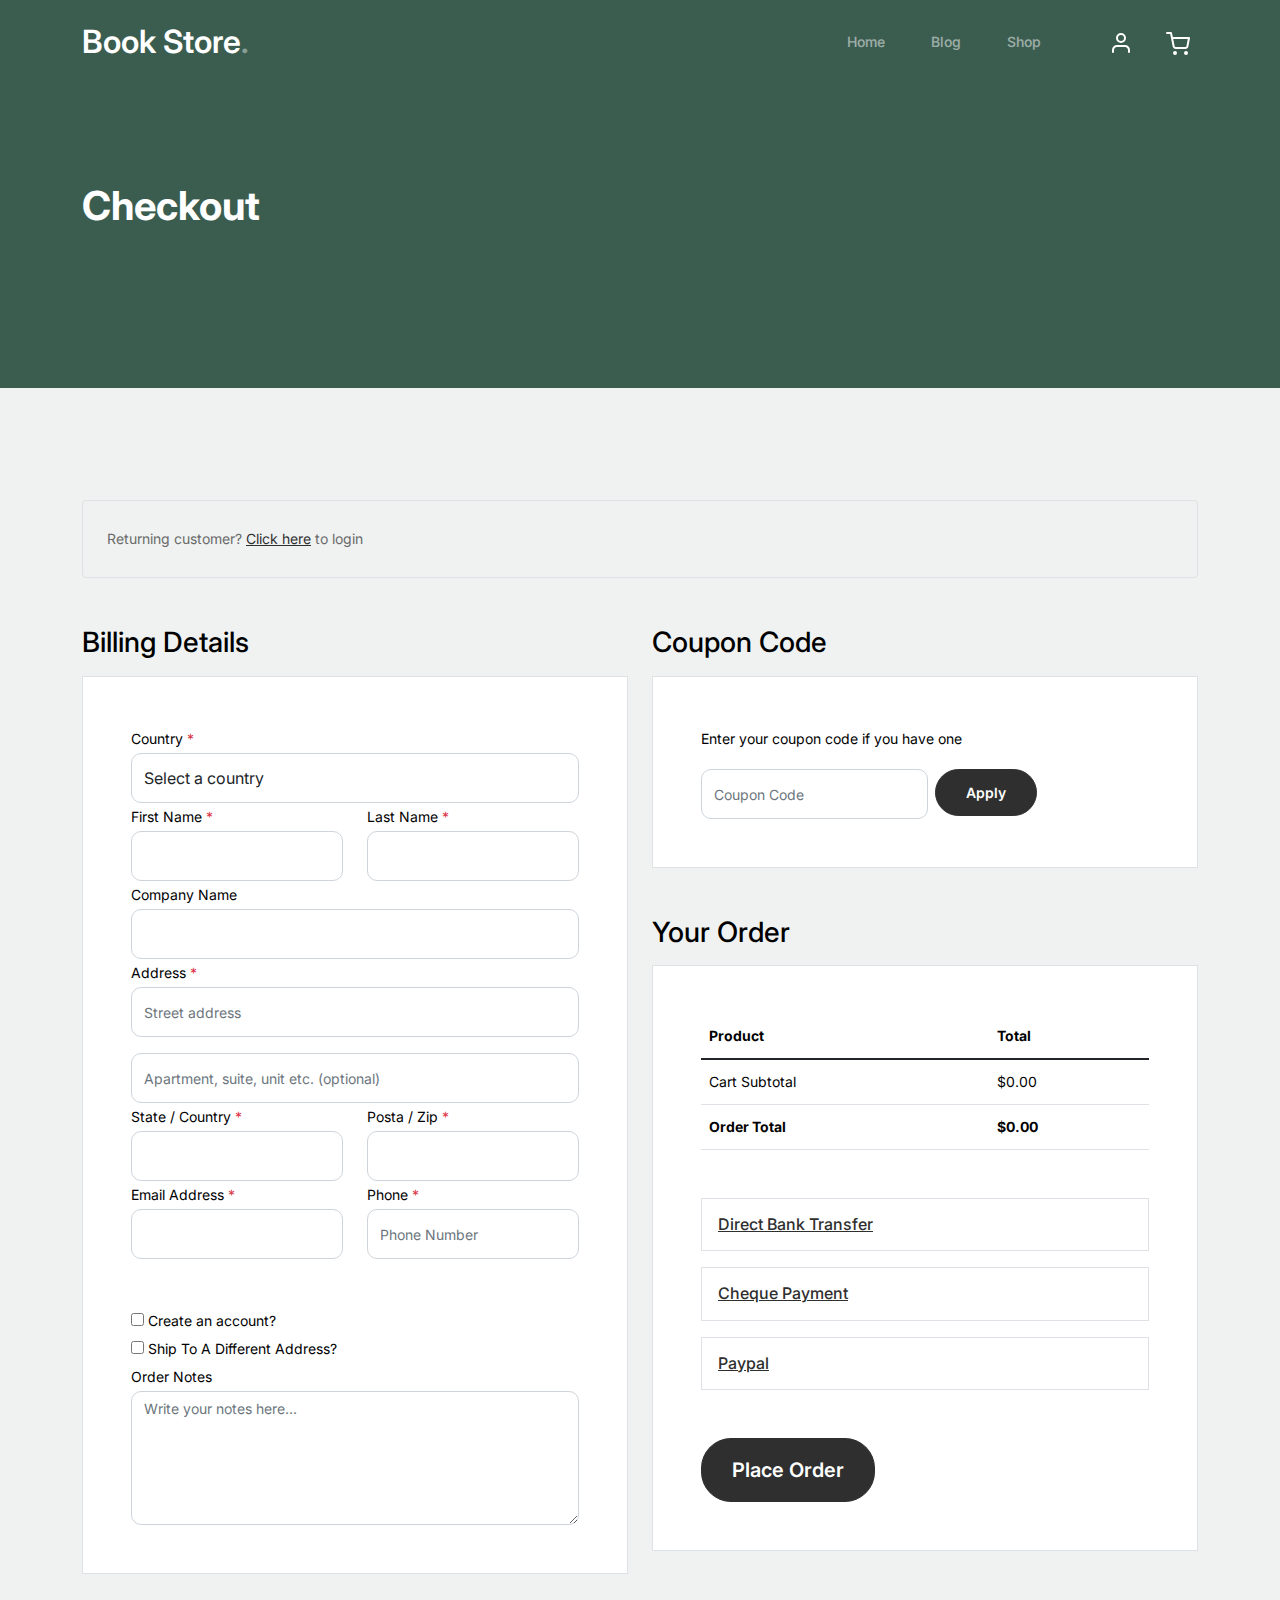
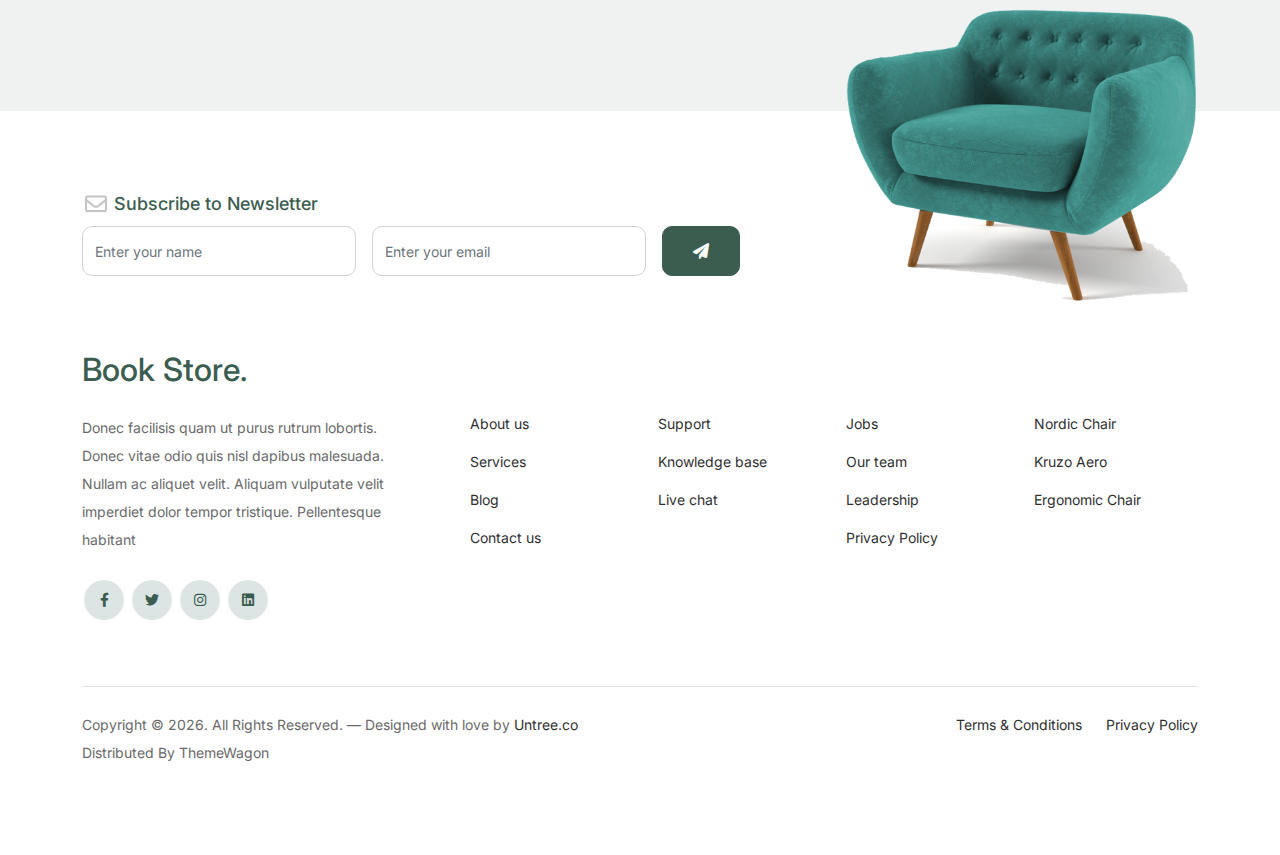
<file: checkout.html>
<!-- /*
* Bootstrap 5
* Template Name: Furni
* Template Author: Untree.co
* Template URI: https://untree.co/
* License: https://creativecommons.org/licenses/by/3.0/
*/ -->
<!doctype html>
<html lang="en">

<head>
	<meta charset="utf-8">
	<meta name="viewport" content="width=device-width, initial-scale=1, shrink-to-fit=no">
	<meta name="author" content="Untree.co">
	<link rel="shortcut icon" href="favicon.png">

	<meta name="description" content="" />
	<meta name="keywords" content="bootstrap, bootstrap4" />

	<!-- Bootstrap CSS -->
	<link href="css/bootstrap.min.css" rel="stylesheet">
	<link href="https://cdnjs.cloudflare.com/ajax/libs/font-awesome/6.0.0-beta3/css/all.min.css" rel="stylesheet">
	<link href="css/tiny-slider.css" rel="stylesheet">
	<link href="css/style.css" rel="stylesheet">
	<!-- <title>Furni Free Bootstrap 5 Template for Furniture and Interior Design Websites by Untree.co </title> -->
	<title>Book Store </title>

</head>

<body>

	<!-- Start Header/Navigation -->
	<nav class="custom-navbar navbar navbar navbar-expand-md navbar-dark bg-dark" arial-label="Furni navigation bar">

		<div class="container">
			<a class="navbar-brand" href="index.html">Book Store<span>.</span></a>


			<button class="navbar-toggler" type="button" data-bs-toggle="collapse" data-bs-target="#navbarsFurni"
				aria-controls="navbarsFurni" aria-expanded="false" aria-label="Toggle navigation">
				<span class="navbar-toggler-icon"></span>
			</button>

			<div class="collapse navbar-collapse" id="navbarsFurni">
				<ul class="custom-navbar-nav navbar-nav ms-auto mb-2 mb-md-0">
					<li class="nav-item ">
						<a class="nav-link" href="index.html">Home</a>
					</li>
					<li><a class="nav-link" href="blog.html">Blog</a></li>
					<li><a class="nav-link" href="shop.html">Shop</a></li>
				</ul>

				<ul class="custom-navbar-cta navbar-nav mb-2 mb-md-0 ms-5">
					<li><a class="nav-link" href="#"><img src="images/user.svg"></a></li>
					<li><a class="nav-link" href="cart.html"><img src="images/cart.svg"></a></li>
				</ul>
			</div>
		</div>

	</nav>
	<!-- End Header/Navigation -->

	<!-- Start Hero Section -->
	<div class="hero">
		<div class="container">
			<div class="row justify-content-between">
				<div class="col-lg-5">
					<div class="intro-excerpt">
						<h1>Checkout</h1>
					</div>
				</div>
				<div class="col-lg-7">

				</div>
			</div>
		</div>
	</div>
	<!-- End Hero Section -->

	<div class="untree_co-section">
		<div class="container">
			<div class="row mb-5">
				<div class="col-md-12">
					<div class="border p-4 rounded" role="alert">
						Returning customer? <a href="#">Click here</a> to login
					</div>
				</div>
			</div>
			<div class="row">
				<div class="col-md-6 mb-5 mb-md-0">
					<h2 class="h3 mb-3 text-black">Billing Details</h2>
					<div class="p-3 p-lg-5 border bg-white">
						<div class="form-group">
							<label for="c_country" class="text-black">Country <span class="text-danger">*</span></label>
							<select id="c_country" class="form-control">
								<option value="1">Select a country</option>
								<option value="2">bangladesh</option>
								<option value="3">Algeria</option>
								<option value="4">Afghanistan</option>
								<option value="5">Ghana</option>
								<option value="6">Albania</option>
								<option value="7">Bahrain</option>
								<option value="8">Colombia</option>
								<option value="9">Dominican Republic</option>
							</select>
						</div>
						<div class="form-group row">
							<div class="col-md-6">
								<label for="c_fname" class="text-black">First Name <span
										class="text-danger">*</span></label>
								<input type="text" class="form-control" id="c_fname" name="c_fname">
							</div>
							<div class="col-md-6">
								<label for="c_lname" class="text-black">Last Name <span
										class="text-danger">*</span></label>
								<input type="text" class="form-control" id="c_lname" name="c_lname">
							</div>
						</div>

						<div class="form-group row">
							<div class="col-md-12">
								<label for="c_companyname" class="text-black">Company Name </label>
								<input type="text" class="form-control" id="c_companyname" name="c_companyname">
							</div>
						</div>

						<div class="form-group row">
							<div class="col-md-12">
								<label for="c_address" class="text-black">Address <span
										class="text-danger">*</span></label>
								<input type="text" class="form-control" id="c_address" name="c_address"
									placeholder="Street address">
							</div>
						</div>

						<div class="form-group mt-3">
							<input type="text" class="form-control"
								placeholder="Apartment, suite, unit etc. (optional)">
						</div>

						<div class="form-group row">
							<div class="col-md-6">
								<label for="c_state_country" class="text-black">State / Country <span
										class="text-danger">*</span></label>
								<input type="text" class="form-control" id="c_state_country" name="c_state_country">
							</div>
							<div class="col-md-6">
								<label for="c_postal_zip" class="text-black">Posta / Zip <span
										class="text-danger">*</span></label>
								<input type="text" class="form-control" id="c_postal_zip" name="c_postal_zip">
							</div>
						</div>

						<div class="form-group row mb-5">
							<div class="col-md-6">
								<label for="c_email_address" class="text-black">Email Address <span
										class="text-danger">*</span></label>
								<input type="text" class="form-control" id="c_email_address" name="c_email_address">
							</div>
							<div class="col-md-6">
								<label for="c_phone" class="text-black">Phone <span class="text-danger">*</span></label>
								<input type="text" class="form-control" id="c_phone" name="c_phone"
									placeholder="Phone Number">
							</div>
						</div>

						<div class="form-group">
							<label for="c_create_account" class="text-black" data-bs-toggle="collapse"
								href="#create_an_account" role="button" aria-expanded="false"
								aria-controls="create_an_account"><input type="checkbox" value="1"
									id="c_create_account"> Create an account?</label>
							<div class="collapse" id="create_an_account">
								<div class="py-2 mb-4">
									<p class="mb-3">Create an account by entering the information below. If you are a
										returning customer please login at the top of the page.</p>
									<div class="form-group">
										<label for="c_account_password" class="text-black">Account Password</label>
										<input type="email" class="form-control" id="c_account_password"
											name="c_account_password" placeholder="">
									</div>
								</div>
							</div>
						</div>


						<div class="form-group">
							<label for="c_ship_different_address" class="text-black" data-bs-toggle="collapse"
								href="#ship_different_address" role="button" aria-expanded="false"
								aria-controls="ship_different_address"><input type="checkbox" value="1"
									id="c_ship_different_address"> Ship To A Different Address?</label>
							<div class="collapse" id="ship_different_address">
								<div class="py-2">

									<div class="form-group">
										<label for="c_diff_country" class="text-black">Country <span
												class="text-danger">*</span></label>
										<select id="c_diff_country" class="form-control">
											<option value="1">Select a country</option>
											<option value="2">bangladesh</option>
											<option value="3">Algeria</option>
											<option value="4">Afghanistan</option>
											<option value="5">Ghana</option>
											<option value="6">Albania</option>
											<option value="7">Bahrain</option>
											<option value="8">Colombia</option>
											<option value="9">Dominican Republic</option>
										</select>
									</div>


									<div class="form-group row">
										<div class="col-md-6">
											<label for="c_diff_fname" class="text-black">First Name <span
													class="text-danger">*</span></label>
											<input type="text" class="form-control" id="c_diff_fname"
												name="c_diff_fname">
										</div>
										<div class="col-md-6">
											<label for="c_diff_lname" class="text-black">Last Name <span
													class="text-danger">*</span></label>
											<input type="text" class="form-control" id="c_diff_lname"
												name="c_diff_lname">
										</div>
									</div>

									<div class="form-group row">
										<div class="col-md-12">
											<label for="c_diff_companyname" class="text-black">Company Name </label>
											<input type="text" class="form-control" id="c_diff_companyname"
												name="c_diff_companyname">
										</div>
									</div>

									<div class="form-group row  mb-3">
										<div class="col-md-12">
											<label for="c_diff_address" class="text-black">Address <span
													class="text-danger">*</span></label>
											<input type="text" class="form-control" id="c_diff_address"
												name="c_diff_address" placeholder="Street address">
										</div>
									</div>

									<div class="form-group">
										<input type="text" class="form-control"
											placeholder="Apartment, suite, unit etc. (optional)">
									</div>

									<div class="form-group row">
										<div class="col-md-6">
											<label for="c_diff_state_country" class="text-black">State / Country <span
													class="text-danger">*</span></label>
											<input type="text" class="form-control" id="c_diff_state_country"
												name="c_diff_state_country">
										</div>
										<div class="col-md-6">
											<label for="c_diff_postal_zip" class="text-black">Posta / Zip <span
													class="text-danger">*</span></label>
											<input type="text" class="form-control" id="c_diff_postal_zip"
												name="c_diff_postal_zip">
										</div>
									</div>

									<div class="form-group row mb-5">
										<div class="col-md-6">
											<label for="c_diff_email_address" class="text-black">Email Address <span
													class="text-danger">*</span></label>
											<input type="text" class="form-control" id="c_diff_email_address"
												name="c_diff_email_address">
										</div>
										<div class="col-md-6">
											<label for="c_diff_phone" class="text-black">Phone <span
													class="text-danger">*</span></label>
											<input type="text" class="form-control" id="c_diff_phone"
												name="c_diff_phone" placeholder="Phone Number">
										</div>
									</div>

								</div>

							</div>
						</div>

						<div class="form-group">
							<label for="c_order_notes" class="text-black">Order Notes</label>
							<textarea name="c_order_notes" id="c_order_notes" cols="30" rows="5" class="form-control"
								placeholder="Write your notes here..."></textarea>
						</div>

					</div>
				</div>
				<div class="col-md-6">

					<div class="row mb-5">
						<div class="col-md-12">
							<h2 class="h3 mb-3 text-black">Coupon Code</h2>
							<div class="p-3 p-lg-5 border bg-white">

								<label for="c_code" class="text-black mb-3">Enter your coupon code if you have
									one</label>
								<div class="input-group w-75 couponcode-wrap">
									<input type="text" class="form-control me-2" id="c_code" placeholder="Coupon Code"
										aria-label="Coupon Code" aria-describedby="button-addon2">
									<div class="input-group-append">
										<button class="btn btn-black btn-sm" type="button"
											id="button-addon2">Apply</button>
									</div>
								</div>

							</div>
						</div>
					</div>

					<div class="row mb-5">
						<div class="col-md-12">
							<h2 class="h3 mb-3 text-black">Your Order</h2>
							<div class="p-3 p-lg-5 border bg-white">
								<table id="order-table" class="table site-block-order-table mb-5">
									<thead>
										<tr>
											<th>Product</th>
											<th>Total</th>
										</tr>
									</thead>
									<tbody>
										<!-- JS จะเติม <tr> ลงที่นี่ -->
									</tbody>
								</table>


								<div class="border p-3 mb-3">
									<h3 class="h6 mb-0"><a class="d-block" data-bs-toggle="collapse"
											href="#collapsebank" role="button" aria-expanded="false"
											aria-controls="collapsebank">Direct Bank Transfer</a></h3>

									<div class="collapse" id="collapsebank">
										<div class="py-2">
											<p class="mb-0">Make your payment directly into our bank account. Please use
												your Order ID as the payment reference. Your order won’t be shipped
												until the funds have cleared in our account.</p>
										</div>
									</div>
								</div>

								<div class="border p-3 mb-3">
									<h3 class="h6 mb-0"><a class="d-block" data-bs-toggle="collapse"
											href="#collapsecheque" role="button" aria-expanded="false"
											aria-controls="collapsecheque">Cheque Payment</a></h3>

									<div class="collapse" id="collapsecheque">
										<div class="py-2">
											<p class="mb-0">Make your payment directly into our bank account. Please use
												your Order ID as the payment reference. Your order won’t be shipped
												until the funds have cleared in our account.</p>
										</div>
									</div>
								</div>

								<div class="border p-3 mb-5">
									<h3 class="h6 mb-0"><a class="d-block" data-bs-toggle="collapse"
											href="#collapsepaypal" role="button" aria-expanded="false"
											aria-controls="collapsepaypal">Paypal</a></h3>

									<div class="collapse" id="collapsepaypal">
										<div class="py-2">
											<p class="mb-0">Make your payment directly into our bank account. Please use
												your Order ID as the payment reference. Your order won’t be shipped
												until the funds have cleared in our account.</p>
										</div>
									</div>
								</div>

								<div class="form-group">
									<button class="btn btn-black btn-lg py-3 btn-block"
										onclick="window.location='thankyou.html'">Place Order</button>
								</div>

							</div>
						</div>
					</div>

				</div>
			</div>
			<!-- </form> -->
		</div>
	</div>

	<!-- Start Footer Section -->
	<footer class="footer-section">
		<div class="container relative">

			<div class="sofa-img">
				<img src="images/sofa.png" alt="Image" class="img-fluid">
			</div>

			<div class="row">
				<div class="col-lg-8">
					<div class="subscription-form">
						<h3 class="d-flex align-items-center"><span class="me-1"><img src="images/envelope-outline.svg"
									alt="Image" class="img-fluid"></span><span>Subscribe to Newsletter</span></h3>

						<form action="#" class="row g-3">
							<div class="col-auto">
								<input type="text" class="form-control" placeholder="Enter your name">
							</div>
							<div class="col-auto">
								<input type="email" class="form-control" placeholder="Enter your email">
							</div>
							<div class="col-auto">
								<button class="btn btn-primary">
									<span class="fa fa-paper-plane"></span>
								</button>
							</div>
						</form>

					</div>
				</div>
			</div>

			<div class="row g-5 mb-5">
				<div class="col-lg-4">
					<div class="mb-4 footer-logo-wrap"><a href="#" class="footer-logo">Book Store<span>.</span></a>
					</div>
					<p class="mb-4">Donec facilisis quam ut purus rutrum lobortis. Donec vitae odio quis nisl dapibus
						malesuada. Nullam ac aliquet velit. Aliquam vulputate velit imperdiet dolor tempor tristique.
						Pellentesque habitant</p>

					<ul class="list-unstyled custom-social">
						<li><a href="#"><span class="fa fa-brands fa-facebook-f"></span></a></li>
						<li><a href="#"><span class="fa fa-brands fa-twitter"></span></a></li>
						<li><a href="#"><span class="fa fa-brands fa-instagram"></span></a></li>
						<li><a href="#"><span class="fa fa-brands fa-linkedin"></span></a></li>
					</ul>
				</div>

				<div class="col-lg-8">
					<div class="row links-wrap">
						<div class="col-6 col-sm-6 col-md-3">
							<ul class="list-unstyled">
								<li><a href="#">About us</a></li>
								<li><a href="#">Services</a></li>
								<li><a href="#">Blog</a></li>
								<li><a href="#">Contact us</a></li>
							</ul>
						</div>

						<div class="col-6 col-sm-6 col-md-3">
							<ul class="list-unstyled">
								<li><a href="#">Support</a></li>
								<li><a href="#">Knowledge base</a></li>
								<li><a href="#">Live chat</a></li>
							</ul>
						</div>

						<div class="col-6 col-sm-6 col-md-3">
							<ul class="list-unstyled">
								<li><a href="#">Jobs</a></li>
								<li><a href="#">Our team</a></li>
								<li><a href="#">Leadership</a></li>
								<li><a href="#">Privacy Policy</a></li>
							</ul>
						</div>

						<div class="col-6 col-sm-6 col-md-3">
							<ul class="list-unstyled">
								<li><a href="#">Nordic Chair</a></li>
								<li><a href="#">Kruzo Aero</a></li>
								<li><a href="#">Ergonomic Chair</a></li>
							</ul>
						</div>
					</div>
				</div>

			</div>

			<div class="border-top copyright">
				<div class="row pt-4">
					<div class="col-lg-6">
						<p class="mb-2 text-center text-lg-start">Copyright &copy;
							<script>document.write(new Date().getFullYear());</script>. All Rights Reserved. &mdash;
							Designed with love by <a href="https://untree.co">Untree.co</a> Distributed By <a
								hreff="https://themewagon.com">ThemeWagon</a>
							<!-- License information: https://untree.co/license/ -->
						</p>
					</div>

					<div class="col-lg-6 text-center text-lg-end">
						<ul class="list-unstyled d-inline-flex ms-auto">
							<li class="me-4"><a href="#">Terms &amp; Conditions</a></li>
							<li><a href="#">Privacy Policy</a></li>
						</ul>
					</div>

				</div>
			</div>

		</div>
	</footer>
	<!-- End Footer Section -->


	<script src="js/bootstrap.bundle.min.js"></script>
	<script src="js/tiny-slider.js"></script>
	<script src="js/custom.js"></script>
	<script>
		document.addEventListener('DOMContentLoaded', () => {
			// ดึง cart จาก localStorage
			const cart = JSON.parse(localStorage.getItem('cart')) || [];
			// อ้างอิง <tbody> ในตาราง order-table
			const tbody = document.querySelector('#order-table tbody');
			tbody.innerHTML = '';
			let grandTotal = 0;

			// สร้างแถวสินค้าแต่ละตัว
			cart.forEach(item => {
				const subtotal = item.price * item.quantity;
				grandTotal += subtotal;
				tbody.innerHTML += `
        <tr>
          <td>${item.name} &times; ${item.quantity}</td>
          <td>$${subtotal.toFixed(2)}</td>
        </tr>
      `;
			});

			// แถวสรุป Cart Subtotal
			tbody.innerHTML += `
      <tr>
        <td>Cart Subtotal</td>
        <td>$${grandTotal.toFixed(2)}</td>
      </tr>
    `;

			// แถวสรุป Order Total (ตัวหนา)
			tbody.innerHTML += `
      <tr>
        <td><strong>Order Total</strong></td>
        <td><strong>$${grandTotal.toFixed(2)}</strong></td>
      </tr>
    `;
		});
	</script>
</body>

</html>
</file>
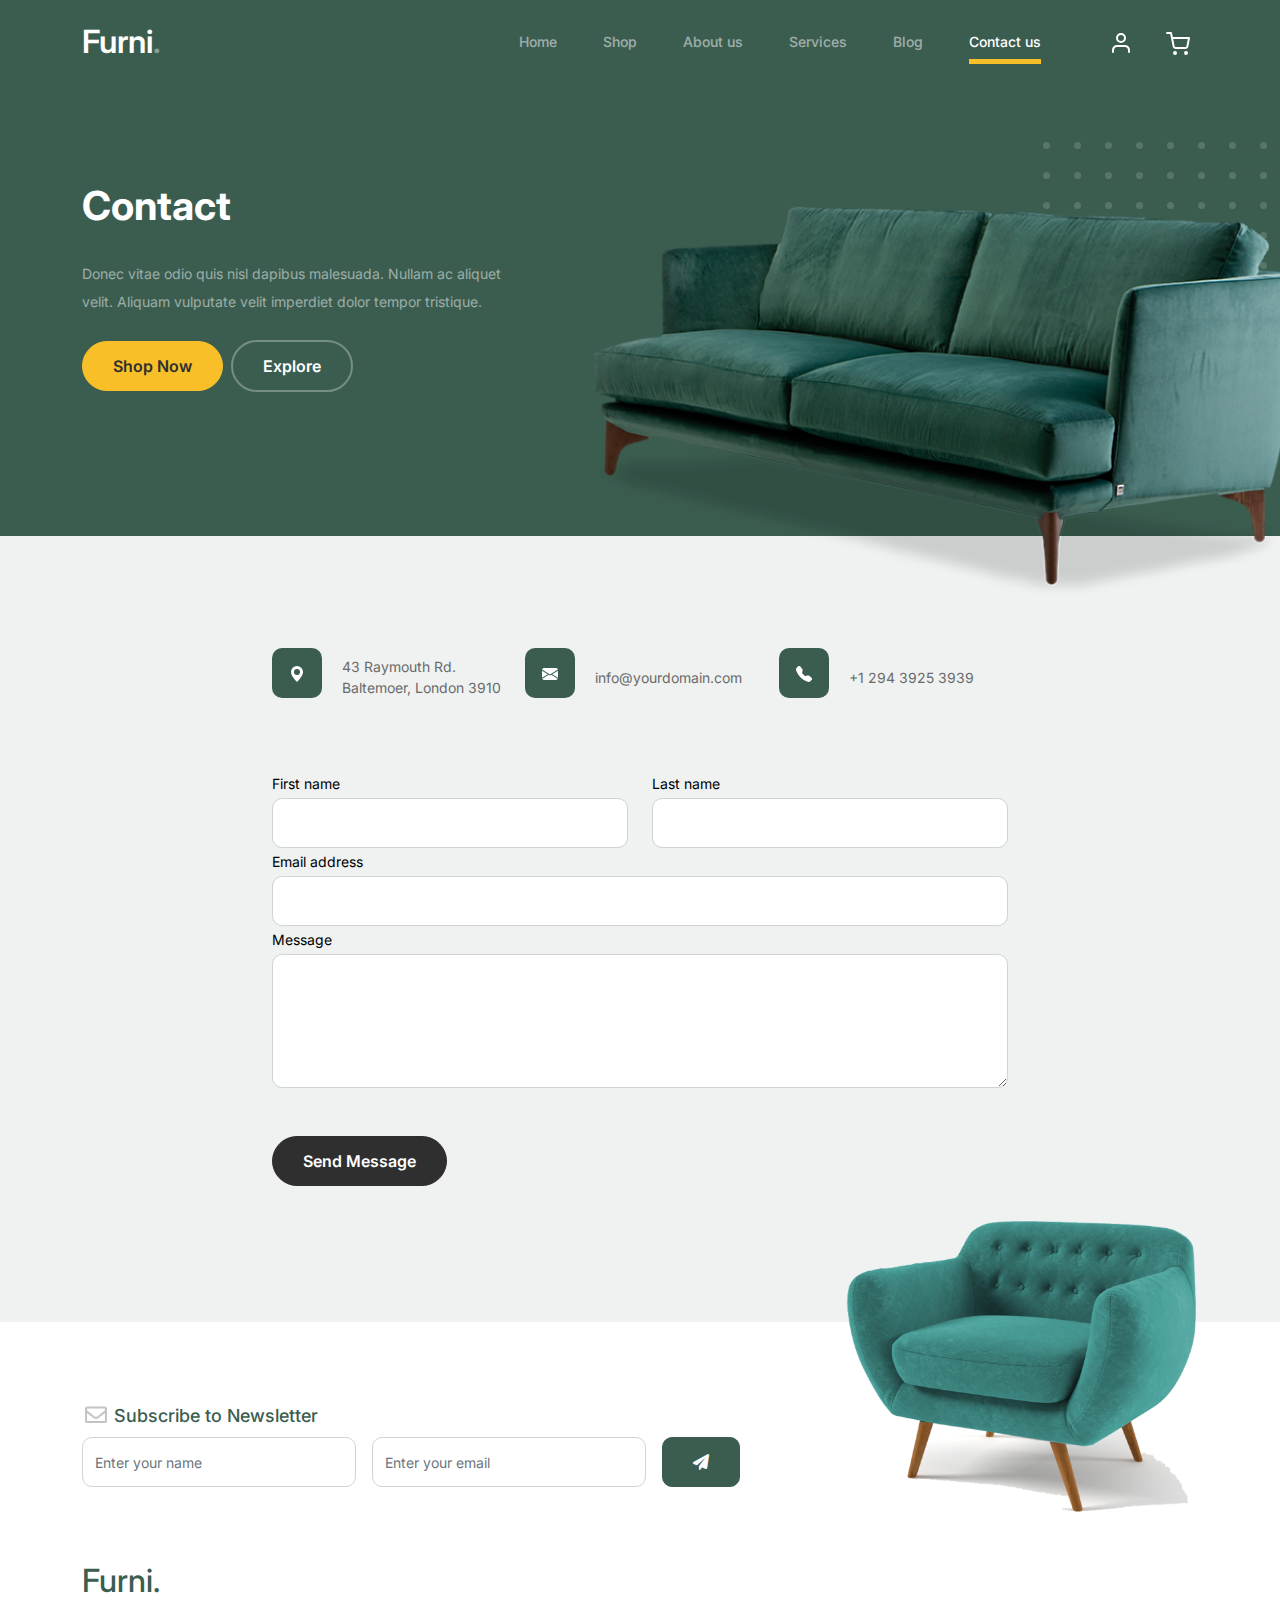
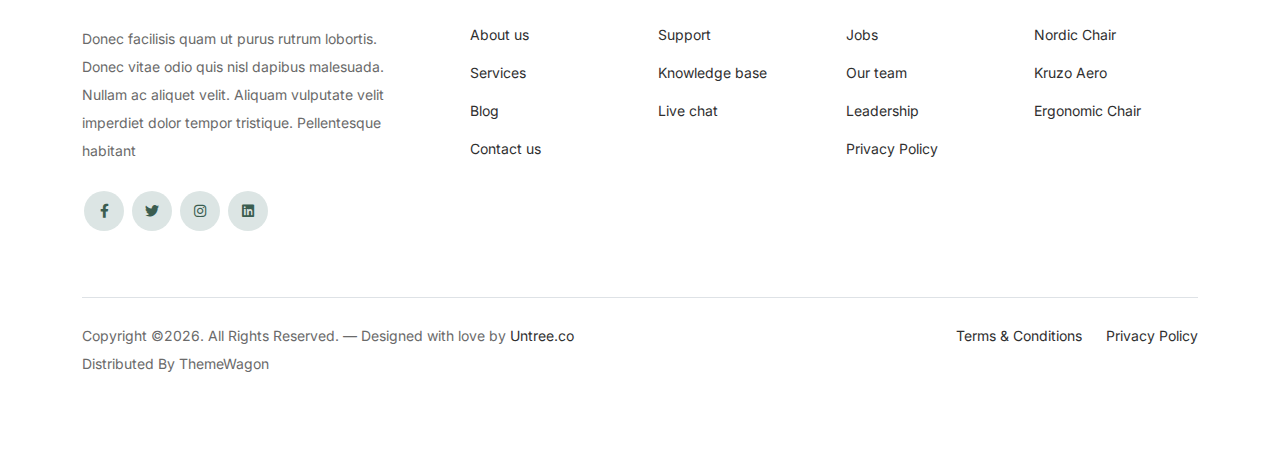
<file: contact.html>
<!-- /*
* Bootstrap 5
* Template Name: Furni
* Template Author: Untree.co
* Template URI: https://untree.co/
* License: https://creativecommons.org/licenses/by/3.0/
*/ -->
<!doctype html>
<html lang="en">
<head>
  <meta charset="utf-8">
  <meta name="viewport" content="width=device-width, initial-scale=1, shrink-to-fit=no">
  <meta name="author" content="Untree.co">
  <link rel="shortcut icon" href="favicon.png">

  <meta name="description" content="" />
  <meta name="keywords" content="bootstrap, bootstrap4" />

		<!-- Bootstrap CSS -->
		<link href="css/bootstrap.min.css" rel="stylesheet">
		<link href="https://cdnjs.cloudflare.com/ajax/libs/font-awesome/6.0.0-beta3/css/all.min.css" rel="stylesheet">
		<link href="css/tiny-slider.css" rel="stylesheet">
		<link href="css/style.css" rel="stylesheet">
		<title>Furni Free Bootstrap 5 Template for Furniture and Interior Design Websites by Untree.co </title>
	</head>

	<body>

		<!-- Start Header/Navigation -->
		<nav class="custom-navbar navbar navbar navbar-expand-md navbar-dark bg-dark" arial-label="Furni navigation bar">

			<div class="container">
				<a class="navbar-brand" href="index.html">Furni<span>.</span></a>

				<button class="navbar-toggler" type="button" data-bs-toggle="collapse" data-bs-target="#navbarsFurni" aria-controls="navbarsFurni" aria-expanded="false" aria-label="Toggle navigation">
					<span class="navbar-toggler-icon"></span>
				</button>

				<div class="collapse navbar-collapse" id="navbarsFurni">
					<ul class="custom-navbar-nav navbar-nav ms-auto mb-2 mb-md-0">
						<li class="nav-item">
							<a class="nav-link" href="index.html">Home</a>
						</li>
						<li><a class="nav-link" href="shop.html">Shop</a></li>
						<li><a class="nav-link" href="about.html">About us</a></li>
						<li><a class="nav-link" href="services.html">Services</a></li>
						<li><a class="nav-link" href="blog.html">Blog</a></li>
						<li class="active"><a class="nav-link" href="contact.html">Contact us</a></li>
					</ul>

					<ul class="custom-navbar-cta navbar-nav mb-2 mb-md-0 ms-5">
						<li><a class="nav-link" href="#"><img src="images/user.svg"></a></li>
						<li><a class="nav-link" href="cart.html"><img src="images/cart.svg"></a></li>
					</ul>
				</div>
			</div>
				
		</nav>
		<!-- End Header/Navigation -->

		<!-- Start Hero Section -->
			<div class="hero">
				<div class="container">
					<div class="row justify-content-between">
						<div class="col-lg-5">
							<div class="intro-excerpt">
								<h1>Contact</h1>
								<p class="mb-4">Donec vitae odio quis nisl dapibus malesuada. Nullam ac aliquet velit. Aliquam vulputate velit imperdiet dolor tempor tristique.</p>
								<p><a href="" class="btn btn-secondary me-2">Shop Now</a><a href="#" class="btn btn-white-outline">Explore</a></p>
							</div>
						</div>
						<div class="col-lg-7">
							<div class="hero-img-wrap">
								<img src="images/couch.png" class="img-fluid">
							</div>
						</div>
					</div>
				</div>
			</div>
		<!-- End Hero Section -->

		
		<!-- Start Contact Form -->
		<div class="untree_co-section">
      <div class="container">

        <div class="block">
          <div class="row justify-content-center">


            <div class="col-md-8 col-lg-8 pb-4">


              <div class="row mb-5">
                <div class="col-lg-4">
                  <div  class="service no-shadow align-items-center link horizontal d-flex active" data-aos="fade-left" data-aos-delay="0">
                    <div class="service-icon color-1 mb-4">
                      <svg xmlns="http://www.w3.org/2000/svg" width="16" height="16" fill="currentColor" class="bi bi-geo-alt-fill" viewBox="0 0 16 16">
                        <path d="M8 16s6-5.686 6-10A6 6 0 0 0 2 6c0 4.314 6 10 6 10zm0-7a3 3 0 1 1 0-6 3 3 0 0 1 0 6z"/>
                      </svg>
                    </div> <!-- /.icon -->
                    <div class="service-contents">
                      <p>43 Raymouth Rd. Baltemoer, London 3910</p>
                    </div> <!-- /.service-contents-->
                  </div> <!-- /.service -->
                </div>

                <div class="col-lg-4">
                  <div  class="service no-shadow align-items-center link horizontal d-flex active" data-aos="fade-left" data-aos-delay="0">
                    <div class="service-icon color-1 mb-4">
                      <svg xmlns="http://www.w3.org/2000/svg" width="16" height="16" fill="currentColor" class="bi bi-envelope-fill" viewBox="0 0 16 16">
                        <path d="M.05 3.555A2 2 0 0 1 2 2h12a2 2 0 0 1 1.95 1.555L8 8.414.05 3.555zM0 4.697v7.104l5.803-3.558L0 4.697zM6.761 8.83l-6.57 4.027A2 2 0 0 0 2 14h12a2 2 0 0 0 1.808-1.144l-6.57-4.027L8 9.586l-1.239-.757zm3.436-.586L16 11.801V4.697l-5.803 3.546z"/>
                      </svg>
                    </div> <!-- /.icon -->
                    <div class="service-contents">
                      <p>info@yourdomain.com</p>
                    </div> <!-- /.service-contents-->
                  </div> <!-- /.service -->
                </div>

                <div class="col-lg-4">
                  <div  class="service no-shadow align-items-center link horizontal d-flex active" data-aos="fade-left" data-aos-delay="0">
                    <div class="service-icon color-1 mb-4">
                      <svg xmlns="http://www.w3.org/2000/svg" width="16" height="16" fill="currentColor" class="bi bi-telephone-fill" viewBox="0 0 16 16">
                        <path fill-rule="evenodd" d="M1.885.511a1.745 1.745 0 0 1 2.61.163L6.29 2.98c.329.423.445.974.315 1.494l-.547 2.19a.678.678 0 0 0 .178.643l2.457 2.457a.678.678 0 0 0 .644.178l2.189-.547a1.745 1.745 0 0 1 1.494.315l2.306 1.794c.829.645.905 1.87.163 2.611l-1.034 1.034c-.74.74-1.846 1.065-2.877.702a18.634 18.634 0 0 1-7.01-4.42 18.634 18.634 0 0 1-4.42-7.009c-.362-1.03-.037-2.137.703-2.877L1.885.511z"/>
                      </svg>
                    </div> <!-- /.icon -->
                    <div class="service-contents">
                      <p>+1 294 3925 3939</p>
                    </div> <!-- /.service-contents-->
                  </div> <!-- /.service -->
                </div>
              </div>

              <form>
                <div class="row">
                  <div class="col-6">
                    <div class="form-group">
                      <label class="text-black" for="fname">First name</label>
                      <input type="text" class="form-control" id="fname">
                    </div>
                  </div>
                  <div class="col-6">
                    <div class="form-group">
                      <label class="text-black" for="lname">Last name</label>
                      <input type="text" class="form-control" id="lname">
                    </div>
                  </div>
                </div>
                <div class="form-group">
                  <label class="text-black" for="email">Email address</label>
                  <input type="email" class="form-control" id="email">
                </div>

                <div class="form-group mb-5">
                  <label class="text-black" for="message">Message</label>
                  <textarea name="" class="form-control" id="message" cols="30" rows="5"></textarea>
                </div>

                <button type="submit" class="btn btn-primary-hover-outline">Send Message</button>
              </form>

            </div>

          </div>

        </div>

      </div>


    </div>
  </div>

  <!-- End Contact Form -->

		

		<!-- Start Footer Section -->
		<footer class="footer-section">
			<div class="container relative">

				<div class="sofa-img">
					<img src="images/sofa.png" alt="Image" class="img-fluid">
				</div>

				<div class="row">
					<div class="col-lg-8">
						<div class="subscription-form">
							<h3 class="d-flex align-items-center"><span class="me-1"><img src="images/envelope-outline.svg" alt="Image" class="img-fluid"></span><span>Subscribe to Newsletter</span></h3>

							<form action="#" class="row g-3">
								<div class="col-auto">
									<input type="text" class="form-control" placeholder="Enter your name">
								</div>
								<div class="col-auto">
									<input type="email" class="form-control" placeholder="Enter your email">
								</div>
								<div class="col-auto">
									<button class="btn btn-primary">
										<span class="fa fa-paper-plane"></span>
									</button>
								</div>
							</form>

						</div>
					</div>
				</div>

				<div class="row g-5 mb-5">
					<div class="col-lg-4">
						<div class="mb-4 footer-logo-wrap"><a href="#" class="footer-logo">Furni<span>.</span></a></div>
						<p class="mb-4">Donec facilisis quam ut purus rutrum lobortis. Donec vitae odio quis nisl dapibus malesuada. Nullam ac aliquet velit. Aliquam vulputate velit imperdiet dolor tempor tristique. Pellentesque habitant</p>

						<ul class="list-unstyled custom-social">
							<li><a href="#"><span class="fa fa-brands fa-facebook-f"></span></a></li>
							<li><a href="#"><span class="fa fa-brands fa-twitter"></span></a></li>
							<li><a href="#"><span class="fa fa-brands fa-instagram"></span></a></li>
							<li><a href="#"><span class="fa fa-brands fa-linkedin"></span></a></li>
						</ul>
					</div>

					<div class="col-lg-8">
						<div class="row links-wrap">
							<div class="col-6 col-sm-6 col-md-3">
								<ul class="list-unstyled">
									<li><a href="#">About us</a></li>
									<li><a href="#">Services</a></li>
									<li><a href="#">Blog</a></li>
									<li><a href="#">Contact us</a></li>
								</ul>
							</div>

							<div class="col-6 col-sm-6 col-md-3">
								<ul class="list-unstyled">
									<li><a href="#">Support</a></li>
									<li><a href="#">Knowledge base</a></li>
									<li><a href="#">Live chat</a></li>
								</ul>
							</div>

							<div class="col-6 col-sm-6 col-md-3">
								<ul class="list-unstyled">
									<li><a href="#">Jobs</a></li>
									<li><a href="#">Our team</a></li>
									<li><a href="#">Leadership</a></li>
									<li><a href="#">Privacy Policy</a></li>
								</ul>
							</div>

							<div class="col-6 col-sm-6 col-md-3">
								<ul class="list-unstyled">
									<li><a href="#">Nordic Chair</a></li>
									<li><a href="#">Kruzo Aero</a></li>
									<li><a href="#">Ergonomic Chair</a></li>
								</ul>
							</div>
						</div>
					</div>

				</div>

				<div class="border-top copyright">
					<div class="row pt-4">
						<div class="col-lg-6">
							<p class="mb-2 text-center text-lg-start">Copyright &copy;<script>document.write(new Date().getFullYear());</script>. All Rights Reserved. &mdash; Designed with love by <a href="https://untree.co">Untree.co</a> Distributed By <a hreff="https://themewagon.com">ThemeWagon</a>  <!-- License information: https://untree.co/license/ -->
            </p>
						</div>

						<div class="col-lg-6 text-center text-lg-end">
							<ul class="list-unstyled d-inline-flex ms-auto">
								<li class="me-4"><a href="#">Terms &amp; Conditions</a></li>
								<li><a href="#">Privacy Policy</a></li>
							</ul>
						</div>

					</div>
				</div>

			</div>
		</footer>
		<!-- End Footer Section -->	


		<script src="js/bootstrap.bundle.min.js"></script>
		<script src="js/tiny-slider.js"></script>
		<script src="js/custom.js"></script>
	</body>

</html>
</file>
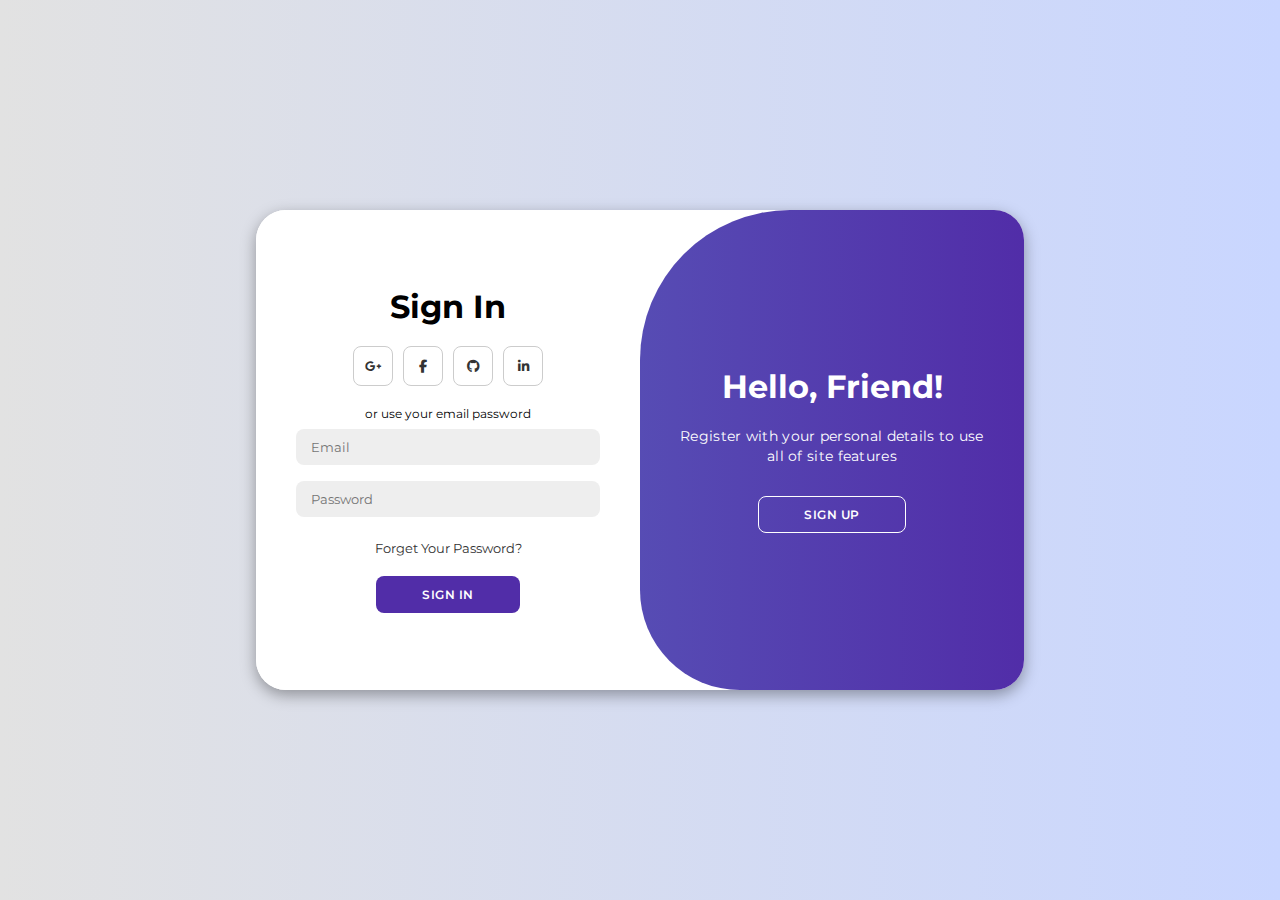
<file: login.html>
<!DOCTYPE html>
<html lang="en">

<head>
    <meta charset="UTF-8">
    <meta name="viewport" content="width=device-width, initial-scale=1.0">
    <link rel="stylesheet" href="https://cdnjs.cloudflare.com/ajax/libs/font-awesome/6.4.2/css/all.min.css">
    <link rel="stylesheet" href="style.css">
    <title>Login</title>
</head>

<body>

    <div class="container" id="container">
        <div class="form-container sign-up">
            <form>
                <h1>Create Account</h1>
                <div class="social-icons">
                    <a href="#" class="icon"><i class="fa-brands fa-google-plus-g"></i></a>
                    <a href="#" class="icon"><i class="fa-brands fa-facebook-f"></i></a>
                    <a href="#" class="icon"><i class="fa-brands fa-github"></i></a>
                    <a href="#" class="icon"><i class="fa-brands fa-linkedin-in"></i></a>
                </div>
                <span>or use your email for registeration</span>
                <input type="text" placeholder="Name">
                <input type="email" placeholder="Email">
                <input type="password" placeholder="Password">
                <button>Sign Up</button>
            </form>
        </div>
        <div class="form-container sign-in">
            <form>
                <h1>Sign In</h1>
                <div class="social-icons">
                    <a href="#" class="icon"><i class="fa-brands fa-google-plus-g"></i></a>
                    <a href="#" class="icon"><i class="fa-brands fa-facebook-f"></i></a>
                    <a href="#" class="icon"><i class="fa-brands fa-github"></i></a>
                    <a href="#" class="icon"><i class="fa-brands fa-linkedin-in"></i></a>
                </div>
                <span>or use your email password</span>
                <input type="email" placeholder="Email">
                <input type="password" placeholder="Password">
                <a href="#">Forget Your Password?</a>
                <button>Sign In</button>
            </form>
        </div>
        <div class="toggle-container">
            <div class="toggle">
                <div class="toggle-panel toggle-left">
                    <h1>Welcome Back!</h1>
                    <p>Enter your personal details to use all of site features</p>
                    <button class="hidden" id="login">Sign In</button>
                </div>
                <div class="toggle-panel toggle-right">
                    <h1>Hello, Friend!</h1>
                    <p>Register with your personal details to use all of site features</p>
                    <button class="hidden" id="register">Sign Up</button>
                </div>
            </div>
        </div>
    </div>

    <script src="script.js"></script>
</body>

</html>
</file>
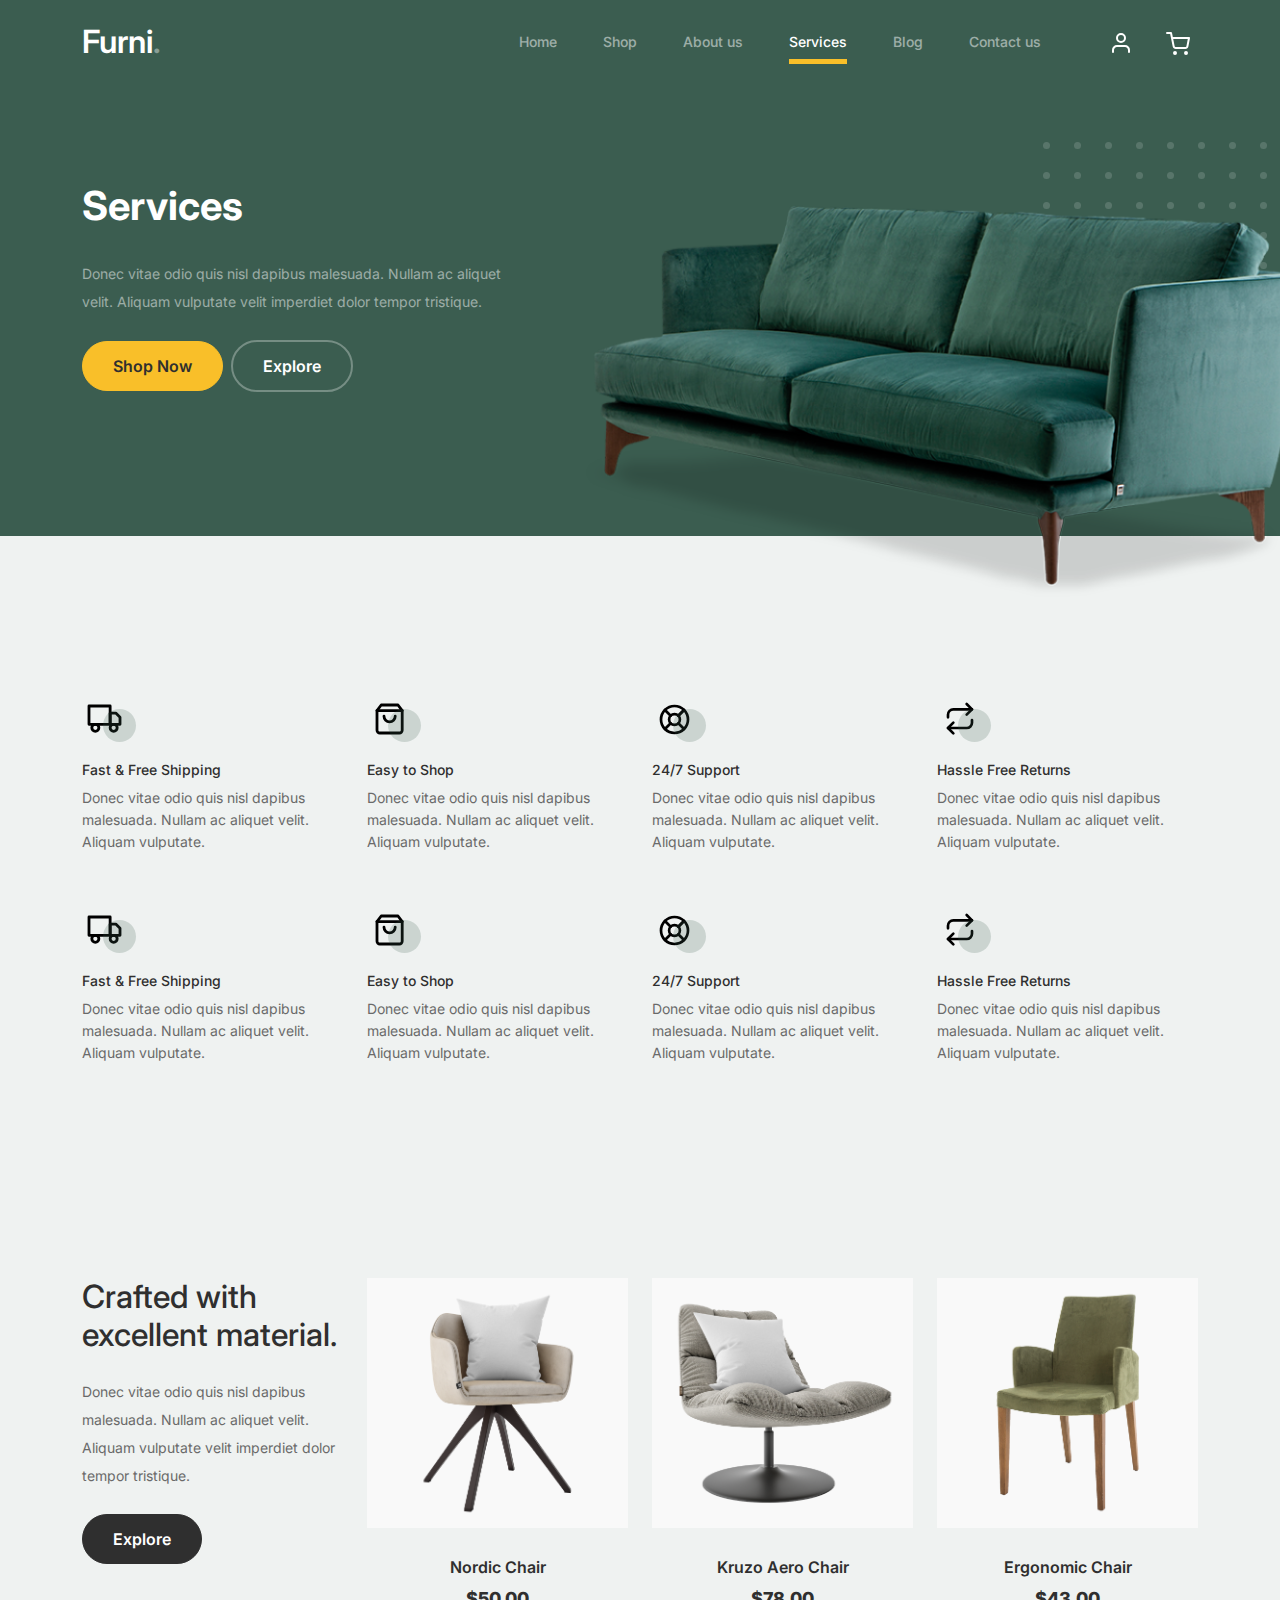
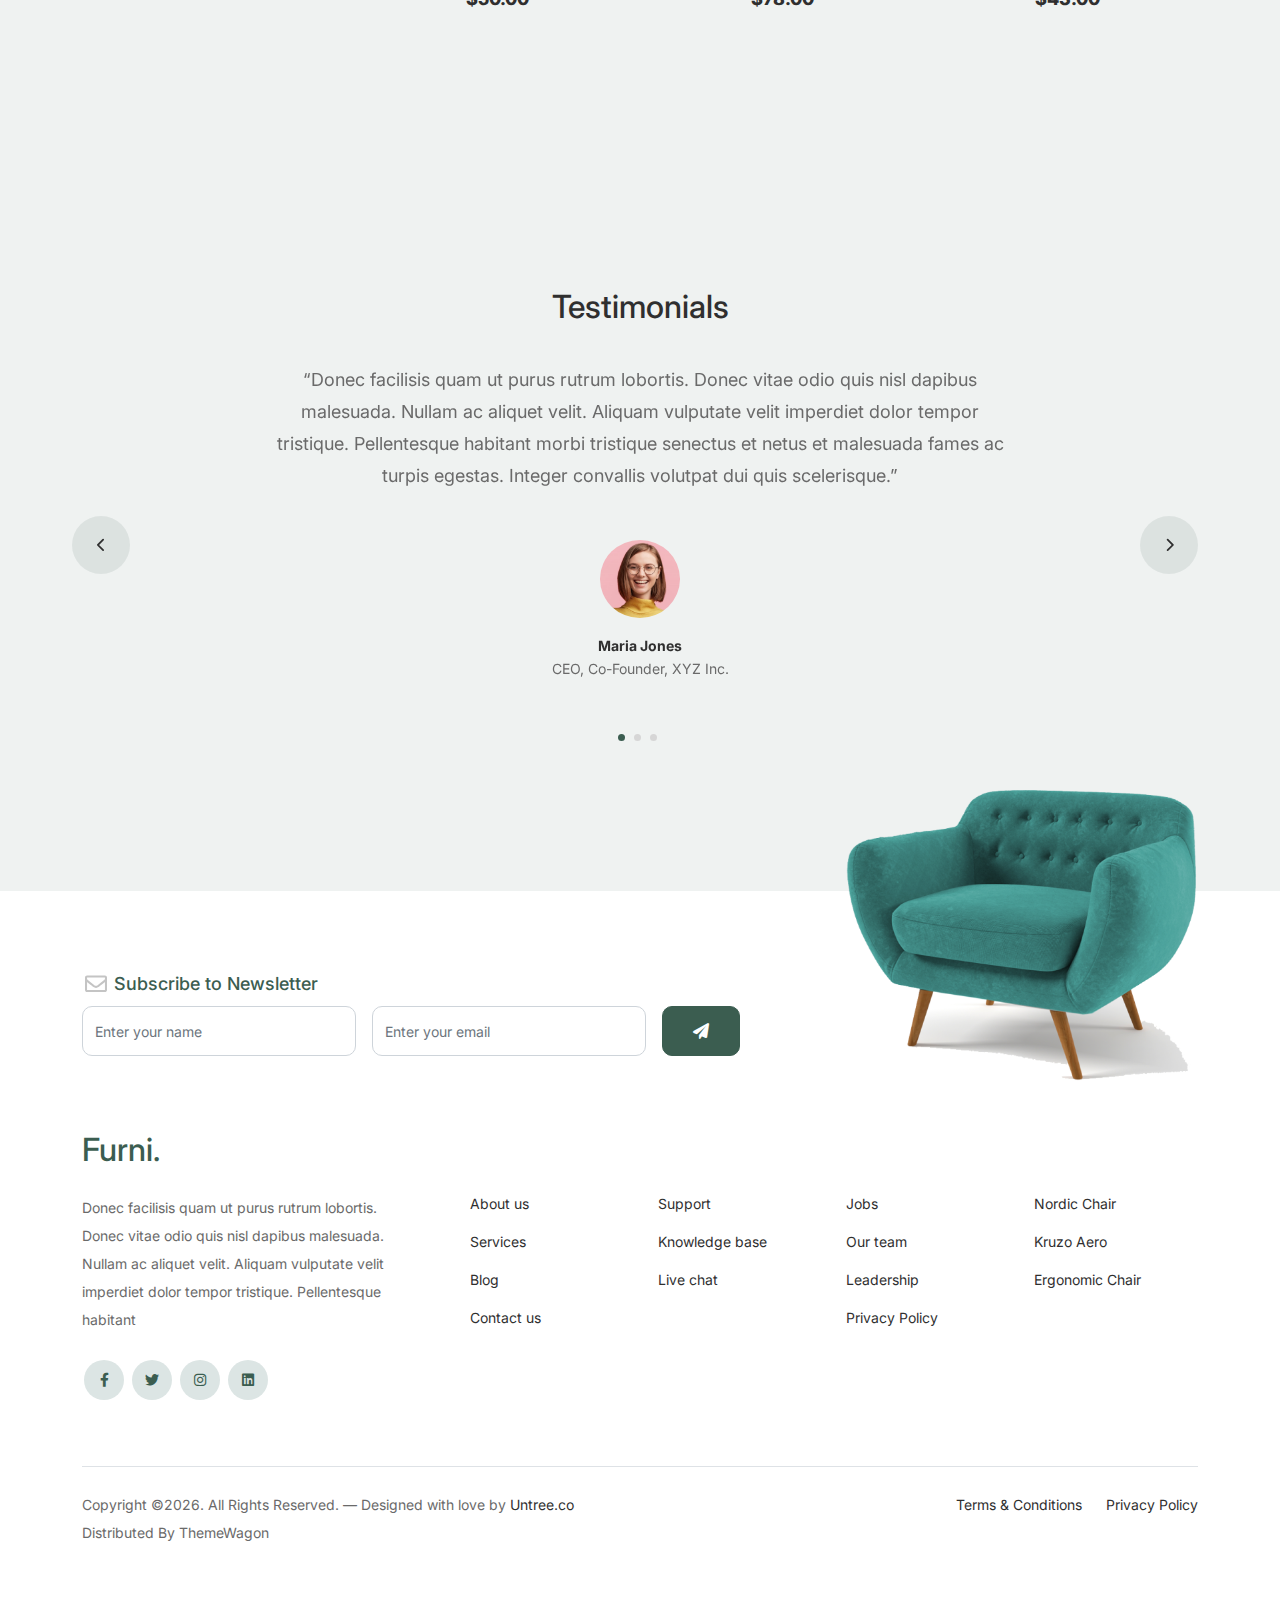
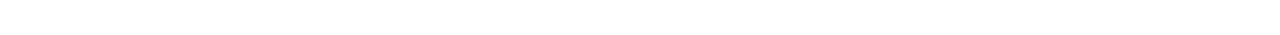
<file: services.html>
<!-- /*
* Bootstrap 5
* Template Name: Furni
* Template Author: Untree.co
* Template URI: https://untree.co/
* License: https://creativecommons.org/licenses/by/3.0/
*/ -->
<!doctype html>
<html lang="en">
<head>
  <meta charset="utf-8">
  <meta name="viewport" content="width=device-width, initial-scale=1, shrink-to-fit=no">
  <meta name="author" content="Untree.co">
  <link rel="shortcut icon" href="favicon.png">

  <meta name="description" content="" />
  <meta name="keywords" content="bootstrap, bootstrap4" />

		<!-- Bootstrap CSS -->
		<link href="css/bootstrap.min.css" rel="stylesheet">
		<link href="https://cdnjs.cloudflare.com/ajax/libs/font-awesome/6.0.0-beta3/css/all.min.css" rel="stylesheet">
		<link href="css/tiny-slider.css" rel="stylesheet">
		<link href="css/style.css" rel="stylesheet">
		<title>Furni Free Bootstrap 5 Template for Furniture and Interior Design Websites by Untree.co </title>
	</head>

	<body>

		<!-- Start Header/Navigation -->
		<nav class="custom-navbar navbar navbar navbar-expand-md navbar-dark bg-dark" arial-label="Furni navigation bar">

			<div class="container">
				<a class="navbar-brand" href="index.html">Furni<span>.</span></a>

				<button class="navbar-toggler" type="button" data-bs-toggle="collapse" data-bs-target="#navbarsFurni" aria-controls="navbarsFurni" aria-expanded="false" aria-label="Toggle navigation">
					<span class="navbar-toggler-icon"></span>
				</button>

				<div class="collapse navbar-collapse" id="navbarsFurni">
					<ul class="custom-navbar-nav navbar-nav ms-auto mb-2 mb-md-0">
						<li class="nav-item">
							<a class="nav-link" href="index.html">Home</a>
						</li>
						<li><a class="nav-link" href="shop.html">Shop</a></li>
						<li><a class="nav-link" href="about.html">About us</a></li>
						<li class="active"><a class="nav-link" href="services.html">Services</a></li>
						<li><a class="nav-link" href="blog.html">Blog</a></li>
						<li><a class="nav-link" href="contact.html">Contact us</a></li>
					</ul>

					<ul class="custom-navbar-cta navbar-nav mb-2 mb-md-0 ms-5">
						<li><a class="nav-link" href="#"><img src="images/user.svg"></a></li>
						<li><a class="nav-link" href="cart.html"><img src="images/cart.svg"></a></li>
					</ul>
				</div>
			</div>
				
		</nav>
		<!-- End Header/Navigation -->

		<!-- Start Hero Section -->
			<div class="hero">
				<div class="container">
					<div class="row justify-content-between">
						<div class="col-lg-5">
							<div class="intro-excerpt">
								<h1>Services</h1>
								<p class="mb-4">Donec vitae odio quis nisl dapibus malesuada. Nullam ac aliquet velit. Aliquam vulputate velit imperdiet dolor tempor tristique.</p>
								<p><a href="" class="btn btn-secondary me-2">Shop Now</a><a href="#" class="btn btn-white-outline">Explore</a></p>
							</div>
						</div>
						<div class="col-lg-7">
							<div class="hero-img-wrap">
								<img src="images/couch.png" class="img-fluid">
							</div>
						</div>
					</div>
				</div>
			</div>
		<!-- End Hero Section -->

		

		<!-- Start Why Choose Us Section -->
		<div class="why-choose-section">
			<div class="container">
				
				
				<div class="row my-5">
					<div class="col-6 col-md-6 col-lg-3 mb-4">
						<div class="feature">
							<div class="icon">
								<img src="images/truck.svg" alt="Image" class="imf-fluid">
							</div>
							<h3>Fast &amp; Free Shipping</h3>
							<p>Donec vitae odio quis nisl dapibus malesuada. Nullam ac aliquet velit. Aliquam vulputate.</p>
						</div>
					</div>

					<div class="col-6 col-md-6 col-lg-3 mb-4">
						<div class="feature">
							<div class="icon">
								<img src="images/bag.svg" alt="Image" class="imf-fluid">
							</div>
							<h3>Easy to Shop</h3>
							<p>Donec vitae odio quis nisl dapibus malesuada. Nullam ac aliquet velit. Aliquam vulputate.</p>
						</div>
					</div>

					<div class="col-6 col-md-6 col-lg-3 mb-4">
						<div class="feature">
							<div class="icon">
								<img src="images/support.svg" alt="Image" class="imf-fluid">
							</div>
							<h3>24/7 Support</h3>
							<p>Donec vitae odio quis nisl dapibus malesuada. Nullam ac aliquet velit. Aliquam vulputate.</p>
						</div>
					</div>

					<div class="col-6 col-md-6 col-lg-3 mb-4">
						<div class="feature">
							<div class="icon">
								<img src="images/return.svg" alt="Image" class="imf-fluid">
							</div>
							<h3>Hassle Free Returns</h3>
							<p>Donec vitae odio quis nisl dapibus malesuada. Nullam ac aliquet velit. Aliquam vulputate.</p>
						</div>
					</div>

					<div class="col-6 col-md-6 col-lg-3 mb-4">
						<div class="feature">
							<div class="icon">
								<img src="images/truck.svg" alt="Image" class="imf-fluid">
							</div>
							<h3>Fast &amp; Free Shipping</h3>
							<p>Donec vitae odio quis nisl dapibus malesuada. Nullam ac aliquet velit. Aliquam vulputate.</p>
						</div>
					</div>

					<div class="col-6 col-md-6 col-lg-3 mb-4">
						<div class="feature">
							<div class="icon">
								<img src="images/bag.svg" alt="Image" class="imf-fluid">
							</div>
							<h3>Easy to Shop</h3>
							<p>Donec vitae odio quis nisl dapibus malesuada. Nullam ac aliquet velit. Aliquam vulputate.</p>
						</div>
					</div>

					<div class="col-6 col-md-6 col-lg-3 mb-4">
						<div class="feature">
							<div class="icon">
								<img src="images/support.svg" alt="Image" class="imf-fluid">
							</div>
							<h3>24/7 Support</h3>
							<p>Donec vitae odio quis nisl dapibus malesuada. Nullam ac aliquet velit. Aliquam vulputate.</p>
						</div>
					</div>

					<div class="col-6 col-md-6 col-lg-3 mb-4">
						<div class="feature">
							<div class="icon">
								<img src="images/return.svg" alt="Image" class="imf-fluid">
							</div>
							<h3>Hassle Free Returns</h3>
							<p>Donec vitae odio quis nisl dapibus malesuada. Nullam ac aliquet velit. Aliquam vulputate.</p>
						</div>
					</div>

				</div>
			
			</div>
		</div>
		<!-- End Why Choose Us Section -->

		<!-- Start Product Section -->
		<div class="product-section pt-0">
			<div class="container">
				<div class="row">

					<!-- Start Column 1 -->
					<div class="col-md-12 col-lg-3 mb-5 mb-lg-0">
						<h2 class="mb-4 section-title">Crafted with excellent material.</h2>
						<p class="mb-4">Donec vitae odio quis nisl dapibus malesuada. Nullam ac aliquet velit. Aliquam vulputate velit imperdiet dolor tempor tristique. </p>
						<p><a href="#" class="btn">Explore</a></p>
					</div> 
					<!-- End Column 1 -->

					<!-- Start Column 2 -->
					<div class="col-12 col-md-4 col-lg-3 mb-5 mb-md-0">
						<a class="product-item" href="#">
							<img src="images/product-1.png" class="img-fluid product-thumbnail">
							<h3 class="product-title">Nordic Chair</h3>
							<strong class="product-price">$50.00</strong>

							<span class="icon-cross">
								<img src="images/cross.svg" class="img-fluid">
							</span>
						</a>
					</div> 
					<!-- End Column 2 -->

					<!-- Start Column 3 -->
					<div class="col-12 col-md-4 col-lg-3 mb-5 mb-md-0">
						<a class="product-item" href="#">
							<img src="images/product-2.png" class="img-fluid product-thumbnail">
							<h3 class="product-title">Kruzo Aero Chair</h3>
							<strong class="product-price">$78.00</strong>

							<span class="icon-cross">
								<img src="images/cross.svg" class="img-fluid">
							</span>
						</a>
					</div>
					<!-- End Column 3 -->

					<!-- Start Column 4 -->
					<div class="col-12 col-md-4 col-lg-3 mb-5 mb-md-0">
						<a class="product-item" href="#">
							<img src="images/product-3.png" class="img-fluid product-thumbnail">
							<h3 class="product-title">Ergonomic Chair</h3>
							<strong class="product-price">$43.00</strong>

							<span class="icon-cross">
								<img src="images/cross.svg" class="img-fluid">
							</span>
						</a>
					</div>
					<!-- End Column 4 -->

				</div>
			</div>
		</div>
		<!-- End Product Section -->

		

		<!-- Start Testimonial Slider -->
		<div class="testimonial-section before-footer-section">
			<div class="container">
				<div class="row">
					<div class="col-lg-7 mx-auto text-center">
						<h2 class="section-title">Testimonials</h2>
					</div>
				</div>

				<div class="row justify-content-center">
					<div class="col-lg-12">
						<div class="testimonial-slider-wrap text-center">

							<div id="testimonial-nav">
								<span class="prev" data-controls="prev"><span class="fa fa-chevron-left"></span></span>
								<span class="next" data-controls="next"><span class="fa fa-chevron-right"></span></span>
							</div>

							<div class="testimonial-slider">
								
								<div class="item">
									<div class="row justify-content-center">
										<div class="col-lg-8 mx-auto">

											<div class="testimonial-block text-center">
												<blockquote class="mb-5">
													<p>&ldquo;Donec facilisis quam ut purus rutrum lobortis. Donec vitae odio quis nisl dapibus malesuada. Nullam ac aliquet velit. Aliquam vulputate velit imperdiet dolor tempor tristique. Pellentesque habitant morbi tristique senectus et netus et malesuada fames ac turpis egestas. Integer convallis volutpat dui quis scelerisque.&rdquo;</p>
												</blockquote>

												<div class="author-info">
													<div class="author-pic">
														<img src="images/person-1.png" alt="Maria Jones" class="img-fluid">
													</div>
													<h3 class="font-weight-bold">Maria Jones</h3>
													<span class="position d-block mb-3">CEO, Co-Founder, XYZ Inc.</span>
												</div>
											</div>

										</div>
									</div>
								</div> 
								<!-- END item -->

								<div class="item">
									<div class="row justify-content-center">
										<div class="col-lg-8 mx-auto">

											<div class="testimonial-block text-center">
												<blockquote class="mb-5">
													<p>&ldquo;Donec facilisis quam ut purus rutrum lobortis. Donec vitae odio quis nisl dapibus malesuada. Nullam ac aliquet velit. Aliquam vulputate velit imperdiet dolor tempor tristique. Pellentesque habitant morbi tristique senectus et netus et malesuada fames ac turpis egestas. Integer convallis volutpat dui quis scelerisque.&rdquo;</p>
												</blockquote>

												<div class="author-info">
													<div class="author-pic">
														<img src="images/person-1.png" alt="Maria Jones" class="img-fluid">
													</div>
													<h3 class="font-weight-bold">Maria Jones</h3>
													<span class="position d-block mb-3">CEO, Co-Founder, XYZ Inc.</span>
												</div>
											</div>

										</div>
									</div>
								</div> 
								<!-- END item -->

								<div class="item">
									<div class="row justify-content-center">
										<div class="col-lg-8 mx-auto">

											<div class="testimonial-block text-center">
												<blockquote class="mb-5">
													<p>&ldquo;Donec facilisis quam ut purus rutrum lobortis. Donec vitae odio quis nisl dapibus malesuada. Nullam ac aliquet velit. Aliquam vulputate velit imperdiet dolor tempor tristique. Pellentesque habitant morbi tristique senectus et netus et malesuada fames ac turpis egestas. Integer convallis volutpat dui quis scelerisque.&rdquo;</p>
												</blockquote>

												<div class="author-info">
													<div class="author-pic">
														<img src="images/person-1.png" alt="Maria Jones" class="img-fluid">
													</div>
													<h3 class="font-weight-bold">Maria Jones</h3>
													<span class="position d-block mb-3">CEO, Co-Founder, XYZ Inc.</span>
												</div>
											</div>

										</div>
									</div>
								</div> 
								<!-- END item -->

							</div>

						</div>
					</div>
				</div>
			</div>
		</div>
		<!-- End Testimonial Slider -->

		

		<!-- Start Footer Section -->
		<footer class="footer-section">
			<div class="container relative">

				<div class="sofa-img">
					<img src="images/sofa.png" alt="Image" class="img-fluid">
				</div>

				<div class="row">
					<div class="col-lg-8">
						<div class="subscription-form">
							<h3 class="d-flex align-items-center"><span class="me-1"><img src="images/envelope-outline.svg" alt="Image" class="img-fluid"></span><span>Subscribe to Newsletter</span></h3>

							<form action="#" class="row g-3">
								<div class="col-auto">
									<input type="text" class="form-control" placeholder="Enter your name">
								</div>
								<div class="col-auto">
									<input type="email" class="form-control" placeholder="Enter your email">
								</div>
								<div class="col-auto">
									<button class="btn btn-primary">
										<span class="fa fa-paper-plane"></span>
									</button>
								</div>
							</form>

						</div>
					</div>
				</div>

				<div class="row g-5 mb-5">
					<div class="col-lg-4">
						<div class="mb-4 footer-logo-wrap"><a href="#" class="footer-logo">Furni<span>.</span></a></div>
						<p class="mb-4">Donec facilisis quam ut purus rutrum lobortis. Donec vitae odio quis nisl dapibus malesuada. Nullam ac aliquet velit. Aliquam vulputate velit imperdiet dolor tempor tristique. Pellentesque habitant</p>

						<ul class="list-unstyled custom-social">
							<li><a href="#"><span class="fa fa-brands fa-facebook-f"></span></a></li>
							<li><a href="#"><span class="fa fa-brands fa-twitter"></span></a></li>
							<li><a href="#"><span class="fa fa-brands fa-instagram"></span></a></li>
							<li><a href="#"><span class="fa fa-brands fa-linkedin"></span></a></li>
						</ul>
					</div>

					<div class="col-lg-8">
						<div class="row links-wrap">
							<div class="col-6 col-sm-6 col-md-3">
								<ul class="list-unstyled">
									<li><a href="#">About us</a></li>
									<li><a href="#">Services</a></li>
									<li><a href="#">Blog</a></li>
									<li><a href="#">Contact us</a></li>
								</ul>
							</div>

							<div class="col-6 col-sm-6 col-md-3">
								<ul class="list-unstyled">
									<li><a href="#">Support</a></li>
									<li><a href="#">Knowledge base</a></li>
									<li><a href="#">Live chat</a></li>
								</ul>
							</div>

							<div class="col-6 col-sm-6 col-md-3">
								<ul class="list-unstyled">
									<li><a href="#">Jobs</a></li>
									<li><a href="#">Our team</a></li>
									<li><a href="#">Leadership</a></li>
									<li><a href="#">Privacy Policy</a></li>
								</ul>
							</div>

							<div class="col-6 col-sm-6 col-md-3">
								<ul class="list-unstyled">
									<li><a href="#">Nordic Chair</a></li>
									<li><a href="#">Kruzo Aero</a></li>
									<li><a href="#">Ergonomic Chair</a></li>
								</ul>
							</div>
						</div>
					</div>

				</div>

				<div class="border-top copyright">
					<div class="row pt-4">
						<div class="col-lg-6">
							<p class="mb-2 text-center text-lg-start">Copyright &copy;<script>document.write(new Date().getFullYear());</script>. All Rights Reserved. &mdash; Designed with love by <a href="https://untree.co">Untree.co</a> Distributed By <a hreff="https://themewagon.com">ThemeWagon</a> <!-- License information: https://untree.co/license/ -->
            </p>
						</div>

						<div class="col-lg-6 text-center text-lg-end">
							<ul class="list-unstyled d-inline-flex ms-auto">
								<li class="me-4"><a href="#">Terms &amp; Conditions</a></li>
								<li><a href="#">Privacy Policy</a></li>
							</ul>
						</div>

					</div>
				</div>

			</div>
		</footer>
		<!-- End Footer Section -->	


		<script src="js/bootstrap.bundle.min.js"></script>
		<script src="js/tiny-slider.js"></script>
		<script src="js/custom.js"></script>
	</body>

</html>
</file>
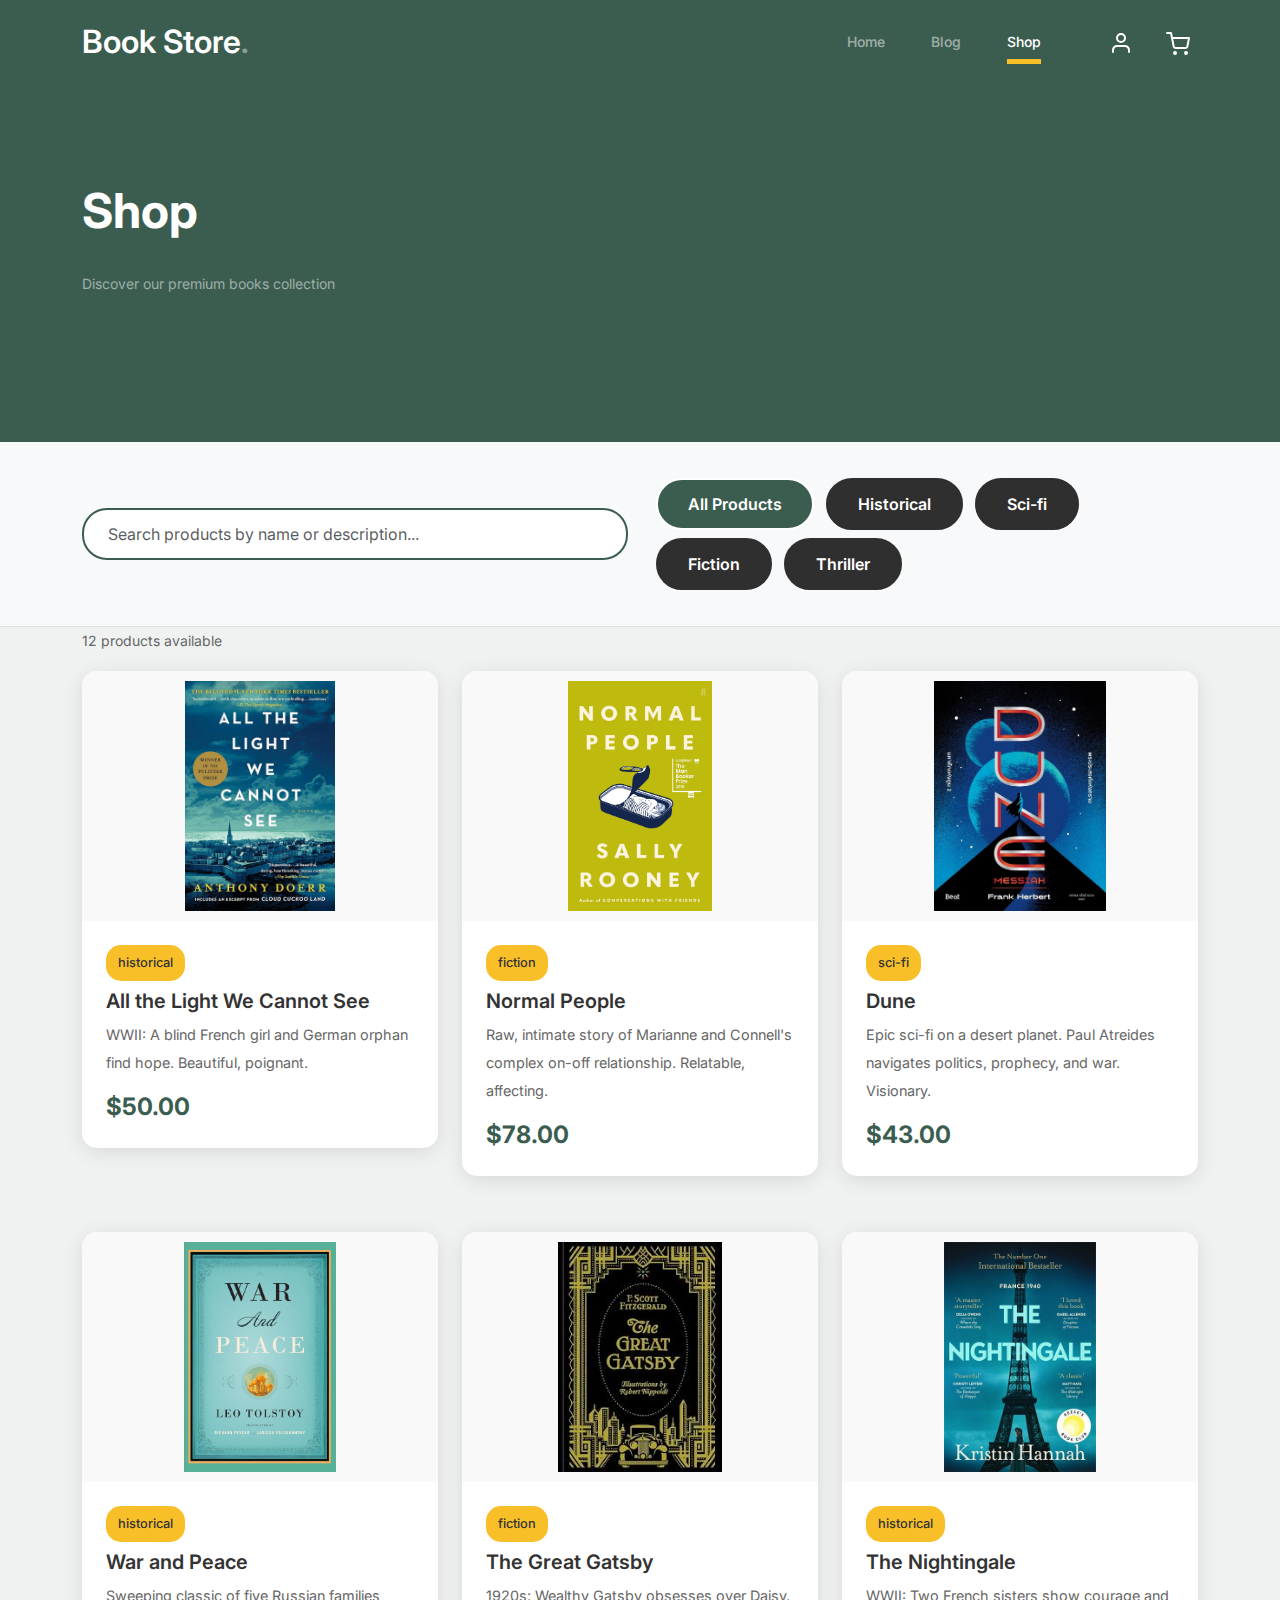
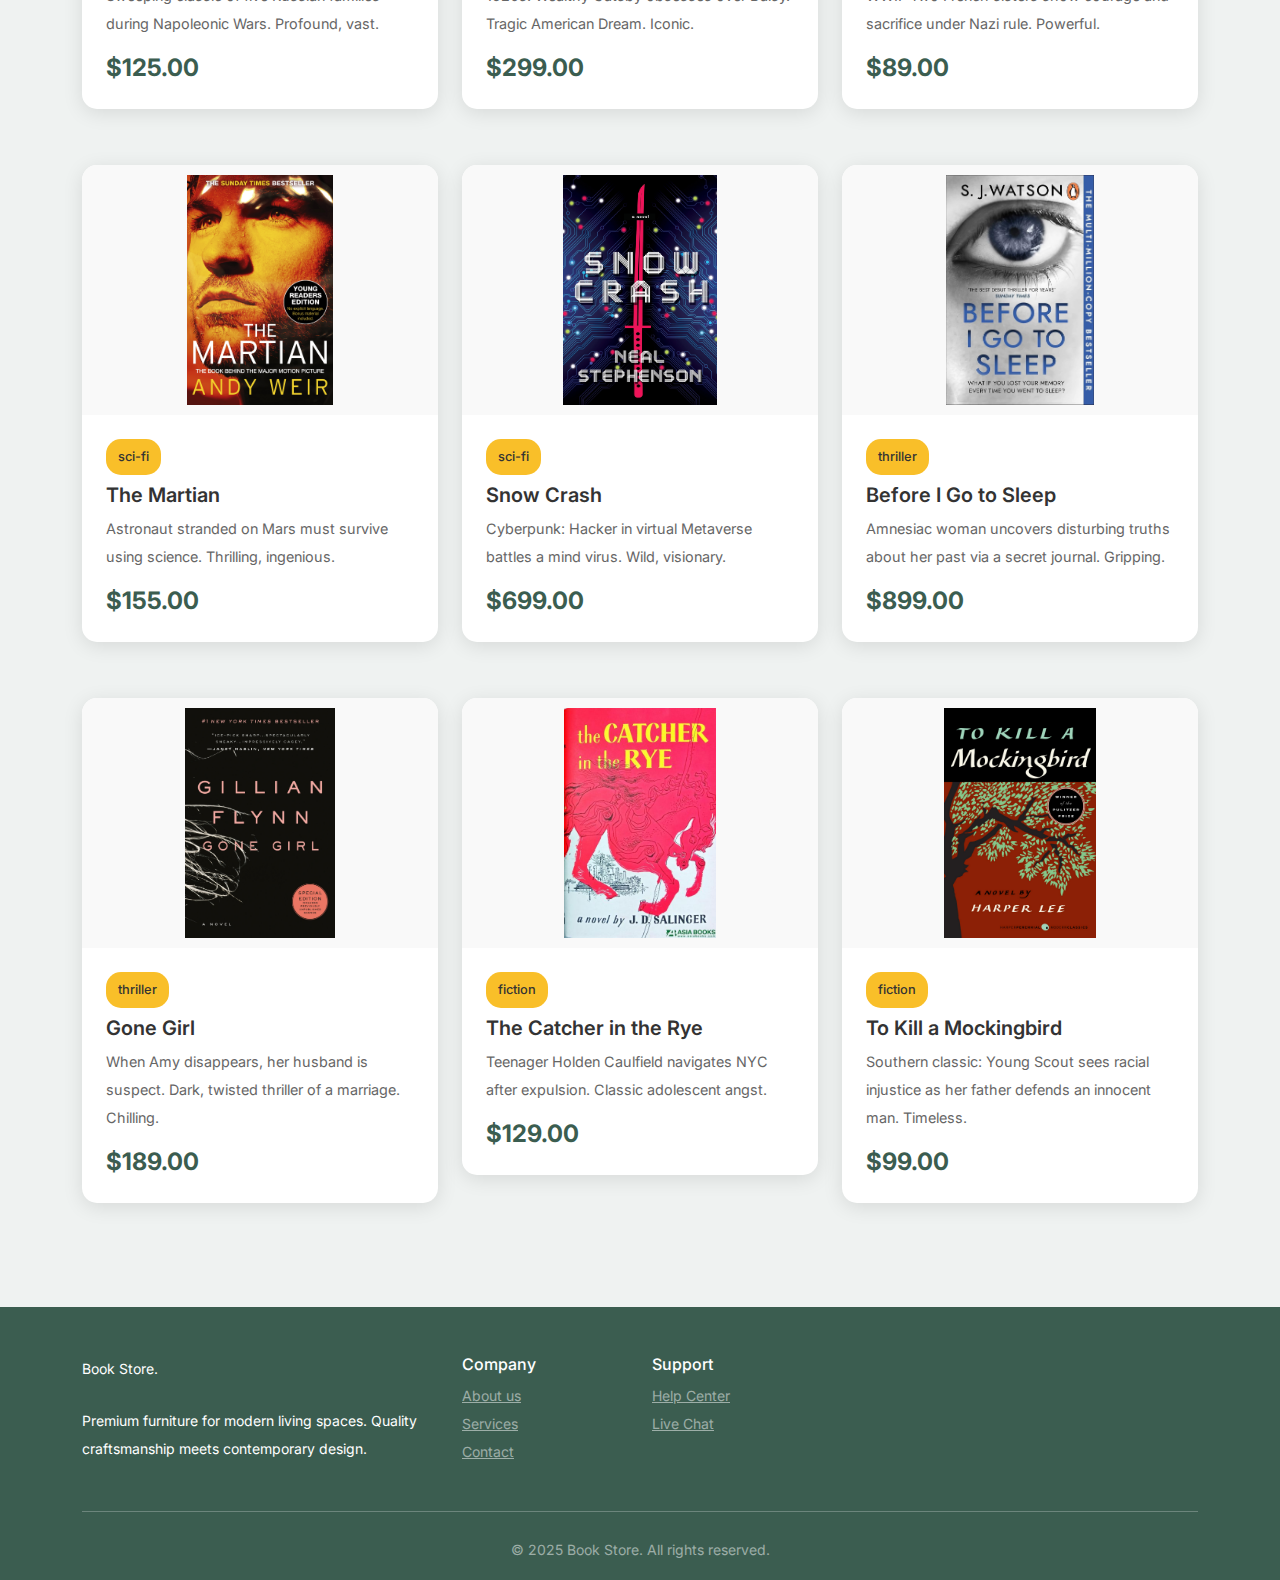
<file: shop.html>
<!doctype html>
<html lang="en">

<head>
	<meta charset="utf-8">
	<meta name="viewport" content="width=device-width, initial-scale=1, shrink-to-fit=no">
	<meta name="author" content="Untree.co">
	<link rel="shortcut icon" href="favicon.png">

	<meta name="description" content="" />
	<meta name="keywords" content="bootstrap, bootstrap4" />

	<!-- Bootstrap CSS -->
	<link href="https://cdnjs.cloudflare.com/ajax/libs/bootstrap/5.3.0/css/bootstrap.min.css" rel="stylesheet">
	<link href="https://cdnjs.cloudflare.com/ajax/libs/font-awesome/6.0.0-beta3/css/all.min.css" rel="stylesheet">
	<!-- <title>Furni Shop - Enhanced with Category & Search</title> -->
	<title>Book Store </title>

	<style>
		/* Custom styles - keeping original navbar styling */
		.custom-navbar {
			background-color: #343a40 !important;
		}

		.hero {
			background: linear-gradient(90deg, #3b5d50 0%, #2f4a3d 100%);
			padding: 5rem 0 3rem;
		}

		.intro-excerpt h1 {
			color: #fff;
			font-size: 3rem;
			font-weight: 700;
		}

		.filter-search-section {
			background-color: #f8f9fa;
			padding: 2rem 0;
			border-bottom: 1px solid #dee2e6;
		}

		.search-box {
			border: 2px solid #3b5d50;
			border-radius: 25px;
			padding: 0.75rem 1.5rem;
		}

		.search-box:focus {
			box-shadow: 0 0 0 0.2rem rgba(59, 93, 80, 0.25);
			border-color: #3b5d50;
		}

		.category-btn {
			border: 2px solid #3b5d50;
			color: #3b5d50;
			background: transparent;
			border-radius: 25px;
			padding: 0.5rem 1.5rem;
			margin: 0.25rem;
			transition: all 0.3s ease;
		}

		.category-btn:hover,
		.category-btn.active {
			background-color: #3b5d50;
			color: white;
		}

		.product-item {
			text-decoration: none;
			color: inherit;
			display: block;
			position: relative;
			background: #fff;
			border-radius: 15px;
			overflow: hidden;
			box-shadow: 0 4px 20px rgba(0, 0, 0, 0.1);
			transition: all 0.3s ease;
			margin-bottom: 2rem;
		}

		.product-item:hover {
			transform: translateY(-5px);
			box-shadow: 0 8px 30px rgba(0, 0, 0, 0.15);
			color: inherit;
			text-decoration: none;
		}

		.product-thumbnail {
			width: 100%;
			height: 250px;
			object-fit: cover;
		}

		.product-info {
			padding: 1.5rem;
		}

		.product-title {
			font-size: 1.25rem;
			font-weight: 600;
			margin-bottom: 0.5rem;
			color: #333;
		}

		.product-price {
			font-size: 1.5rem;
			font-weight: 700;
			color: #3b5d50;
		}

		.product-description {
			color: #666;
			font-size: 0.9rem;
			margin-bottom: 1rem;
		}

		.product-category {
			background-color: #f9bf29;
			color: #333;
			padding: 0.25rem 0.75rem;
			border-radius: 15px;
			font-size: 0.8rem;
			font-weight: 500;
			display: inline-block;
			margin-bottom: 0.5rem;
		}

		.icon-cross {
			position: absolute;
			top: 15px;
			right: 15px;
			background: #3b5d50;
			width: 40px;
			height: 40px;
			border-radius: 50%;
			display: flex;
			align-items: center;
			justify-content: center;
			cursor: pointer;
			transition: all 0.3s ease;
			opacity: 0;
		}

		.product-item:hover .icon-cross {
			opacity: 1;
		}

		.icon-cross:hover {
			background: #f9bf29;
			transform: scale(1.1);
		}

		.icon-cross i {
			color: white;
			font-size: 18px;
		}

		.no-products {
			text-align: center;
			padding: 3rem 0;
			color: #666;
		}

		.results-count {
			color: #666;
			margin-bottom: 1rem;
		}

		.footer-section {
			background-color: #3b5d50;
			color: white;
			padding: 3rem 0 1rem;
			margin-top: 3rem;
		}
	</style>


	<meta name="description" content="" />
	<meta name="keywords" content="bootstrap, bootstrap4" />

	<link href="css/StyleShop.css" rel="stylesheet">
</head>

<body>

	<!-- Start Header/Navigation -->
	<nav class="custom-navbar navbar navbar navbar-expand-md navbar-dark bg-dark" arial-label="Furni navigation bar">

		<div class="container">
			<a class="navbar-brand" href="index.html">Book Store<span>.</span></a>

			<button class="navbar-toggler" type="button" data-bs-toggle="collapse" data-bs-target="#navbarsFurni"
				aria-controls="navbarsFurni" aria-expanded="false" aria-label="Toggle navigation">
				<span class="navbar-toggler-icon"></span>
			</button>

			<div class="collapse navbar-collapse" id="navbarsFurni">
				<ul class="custom-navbar-nav navbar-nav ms-auto mb-2 mb-md-0">
					<li class="nav-item ">
						<a class="nav-link" href="index.html">Home</a>
					</li>
					<li><a class="nav-link" href="blog.html">Blog</a></li>
					<li class="active"><a class="nav-link" href="shop.html">Shop</a></li>
				</ul>

				<ul class="custom-navbar-cta navbar-nav mb-2 mb-md-0 ms-5">
					<li><a class="nav-link" href="#"><img src="images/user.svg"></a></li>
					<li><a class="nav-link" href="cart.html"><img src="images/cart.svg"></a></li>
				</ul>
			</div>
		</div>

	</nav>
	<!-- End Header/Navigation -->

	<!-- Start Hero Section -->
	<div class="hero">
		<div class="container">
			<div class="row justify-content-between">
				<div class="col-lg-5">
					<div class="intro-excerpt">
						<h1>Shop</h1>
						<p class="text-white-50">Discover our premium books collection</p>
					</div>
				</div>
			</div>
		</div>
	</div>
	<!-- End Hero Section -->

	<!-- Filter and Search Section -->
	<div class="filter-search-section">
		<div class="container">
			<div class="row align-items-center">
				<div class="col-md-6 mb-3 mb-md-0">
					<div class="search-container">
						<input type="text" id="searchInput" class="form-control search-box"
							placeholder="Search products by name or description...">
					</div>
				</div>
				<div class="col-md-6">
					<div class="category-filters">
						<button class="btn category-btn active" data-category="all">All Products</button>
						<button class="btn category-btn" data-category="historical">Historical</button>
						<button class="btn category-btn" data-category="sci-fi">Sci-fi</button>
						<button class="btn category-btn" data-category="fiction">Fiction</button>
						<button class="btn category-btn" data-category="thriller">Thriller</button>
					</div>
				</div>
			</div>
		</div>
	</div>

	<!-- Products Section -->
	<div class="untree_co-section product-section before-footer-section">
		<div class="container">
			<div class="results-count" id="resultsCount"></div>
			<div class="row" id="productsContainer">
				<!-- Products will be dynamically loaded here -->
			</div>
			<div class="no-products" id="noProducts" style="display: none;">
				<i class="fas fa-search fa-3x mb-3 text-muted"></i>
				<h4>No products found</h4>
				<p>Try adjusting your search or filter criteria</p>
			</div>
		</div>
	</div>

	<!-- Start Footer Section -->
	<footer class="footer-section">
		<div class="container">
			<div class="row">
				<div class="col-lg-4">
					<div class="mb-4">
						<a href="#" class="navbar-brand">Book Store<span>.</span></a>
					</div>
					<p class="mb-4">Premium furniture for modern living spaces. Quality craftsmanship meets contemporary
						design.</p>
				</div>
				<div class="col-lg-8">
					<div class="row">
						<div class="col-6 col-md-3">
							<h6>Company</h6>
							<ul class="list-unstyled">
								<li><a href="#" class="text-white-50">About us</a></li>
								<li><a href="#" class="text-white-50">Services</a></li>
								<li><a href="#" class="text-white-50">Contact</a></li>
							</ul>
						</div>
						<div class="col-6 col-md-3">
							<h6>Support</h6>
							<ul class="list-unstyled">
								<li><a href="#" class="text-white-50">Help Center</a></li>
								<li><a href="#" class="text-white-50">Live Chat</a></li>
							</ul>
						</div>
					</div>
				</div>
			</div>
			<hr class="my-4">
			<div class="text-center">
				<p class="mb-0 text-white-50">&copy; 2025 Book Store. All rights reserved.</p>
			</div>
		</div>
	</footer>

	<script src="https://cdnjs.cloudflare.com/ajax/libs/bootstrap/5.3.0/js/bootstrap.bundle.min.js"></script>

	<script>
		// Sample product data with categories and descriptions
		const products = [
			{
				id: 1,
				name: "All the Light We Cannot See",
				price: 50.00,
				image: "images/BookX/Book111.jpg",
				category: "historical",
				description: "WWII: A blind French girl and German orphan find hope. Beautiful, poignant."
			},
			{
				id: 2,
				name: "Normal People",
				price: 78.00,
				image: "images/BookX/Book5.jpg",
				category: "fiction",
				description: "Raw, intimate story of Marianne and Connell's complex on-off relationship. Relatable, affecting."
			},
			{
				id: 3,
				name: "Dune",
				price: 43.00,
				image: "images/BookX/Book6.jpg",
				category: "sci-fi",
				description: "Epic sci-fi on a desert planet. Paul Atreides navigates politics, prophecy, and war. Visionary."
			},
			{
				id: 4,
				name: "War and Peace",
				price: 125.00,
				image: "images/BookX/Book14.jpg",
				category: "historical",
				description: "Sweeping classic of five Russian families during Napoleonic Wars. Profound, vast."
			},
			{
				id: 5,
				name: "The Great Gatsby",
				price: 299.00,
				image: "images/BookX/Book11.jpg",
				category: "fiction",
				description: "1920s: Wealthy Gatsby obsesses over Daisy. Tragic American Dream. Iconic."
			},
			{
				id: 6,
				name: "The Nightingale",
				price: 89.00,
				image: "images/BookX/Book15.jpg",
				category: "historical",
				description: "WWII: Two French sisters show courage and sacrifice under Nazi rule. Powerful."
			},
			{
				id: 7,
				name: "The Martian",
				price: 155.00,
				image: "images/BookX/Book9.jpg",
				category: "sci-fi",
				description: "Astronaut stranded on Mars must survive using science. Thrilling, ingenious."
			},
			{
				id: 8,
				name: "Snow Crash",
				price: 699.00,
				image: "images/BookX/Book10.jpg",
				category: "sci-fi",
				description: "Cyberpunk: Hacker in virtual Metaverse battles a mind virus. Wild, visionary."
			},
			{
				id: 9,
				name: "Before I Go to Sleep",
				price: 899.00,
				image: "images/BookX/Book20.jpg",
				category: "thriller",
				description: "Amnesiac woman uncovers disturbing truths about her past via a secret journal. Gripping."
			},
			{
				id: 10,
				name: "Gone Girl",
				price: 189.00,
				image: "images/BookX/Book16.jpg",
				category: "thriller",
				description: "When Amy disappears, her husband is suspect. Dark, twisted thriller of a marriage. Chilling."
			},
			{
				id: 11,
				name: "The Catcher in the Rye",
				price: 129.00,
				image: "images/BookX/Book3.jpg",
				category: "fiction",
				description: "Teenager Holden Caulfield navigates NYC after expulsion. Classic adolescent angst."
			},
			{
				id: 12,
				name: "To Kill a Mockingbird",
				price: 99.00,
				image: "images/BookX/Book2.jpg",
				category: "fiction",
				description: "Southern classic: Young Scout sees racial injustice as her father defends an innocent man. Timeless."
			}
		];

		let filteredProducts = [...products];
		let currentCategory = 'all';
		let currentSearch = '';

		// Initialize the page
		document.addEventListener('DOMContentLoaded', function () {
			displayProducts(products);
			updateResultsCount(products.length);
			setupEventListeners();
		});

		// Setup event listeners
		function setupEventListeners() {
			// Category filter buttons
			document.querySelectorAll('.category-btn').forEach(btn => {
				btn.addEventListener('click', function () {
					// Update active button
					document.querySelectorAll('.category-btn').forEach(b => b.classList.remove('active'));
					this.classList.add('active');

					// Filter products
					currentCategory = this.dataset.category;
					filterProducts();
				});
			});

			// Search input
			const searchInput = document.getElementById('searchInput');
			searchInput.addEventListener('input', function () {
				currentSearch = this.value.toLowerCase().trim();
				filterProducts();
			});
		}

		// Filter products based on category and search
		function filterProducts() {
			filteredProducts = products.filter(product => {
				const matchesCategory = currentCategory === 'all' || product.category === currentCategory;
				const matchesSearch = currentSearch === '' ||
					product.name.toLowerCase().includes(currentSearch) ||
					product.description.toLowerCase().includes(currentSearch);

				return matchesCategory && matchesSearch;
			});

			displayProducts(filteredProducts);
			updateResultsCount(filteredProducts.length);
		}

		// Display products
		function displayProducts(productsToShow) {
			const container = document.getElementById('productsContainer');
			const noProducts = document.getElementById('noProducts');

			if (productsToShow.length === 0) {
				container.innerHTML = '';
				noProducts.style.display = 'block';
				return;
			}

			noProducts.style.display = 'none';

			container.innerHTML = productsToShow.map(product => `
				<div class="col-12 col-md-6 col-lg-4 mb-4">
					<div class="product-item" data-product-id="${product.id}">
						<img src="${product.image}" class="img-fluid product-thumbnail" alt="${product.name}">
						<div class="icon-cross" onclick="addToCart('${product.name}', ${product.price}, '${product.image}')">
							<i class="fas fa-plus"></i>
						</div>
						<div class="product-info">
							<div class="product-category">${product.category}</div>
							<h3 class="product-title">${product.name}</h3>
							<p class="product-description">${product.description}</p>
							<strong class="product-price">$${product.price.toFixed(2)}</strong>
						</div>
					</div>
				</div>
			`).join('');
		}

		// Update results count
		function updateResultsCount(count) {
			const resultsCount = document.getElementById('resultsCount');
			if (currentSearch || currentCategory !== 'all') {
				resultsCount.textContent = `Showing ${count} products`;
			} else {
				resultsCount.textContent = `${count} products available`;
			}
		}

		// Search on Enter key
		document.getElementById('searchInput').addEventListener('keypress', function (e) {
			if (e.key === 'Enter') {
				e.preventDefault();
			}
		});

		// Add to cart function
		function addToCart(name, price, image) {
			let cart = JSON.parse(localStorage.getItem('cart')) || [];
			const existingItem = cart.find(item => item.name === name);

			if (existingItem) {
				existingItem.quantity += 1;
			} else {
				cart.push({ name, price, image, quantity: 1 });
			}
			localStorage.setItem('cart', JSON.stringify(cart));
			alert(`"${name}" has been added to your cart!`);

			// Animation effect
			event.target.closest('.icon-cross').style.transform = 'scale(1.2)';
			setTimeout(() => {
				event.target.closest('.icon-cross').style.transform = 'scale(1)';
			}, 200);
		}
	</script>

</body>

</html>
</file>
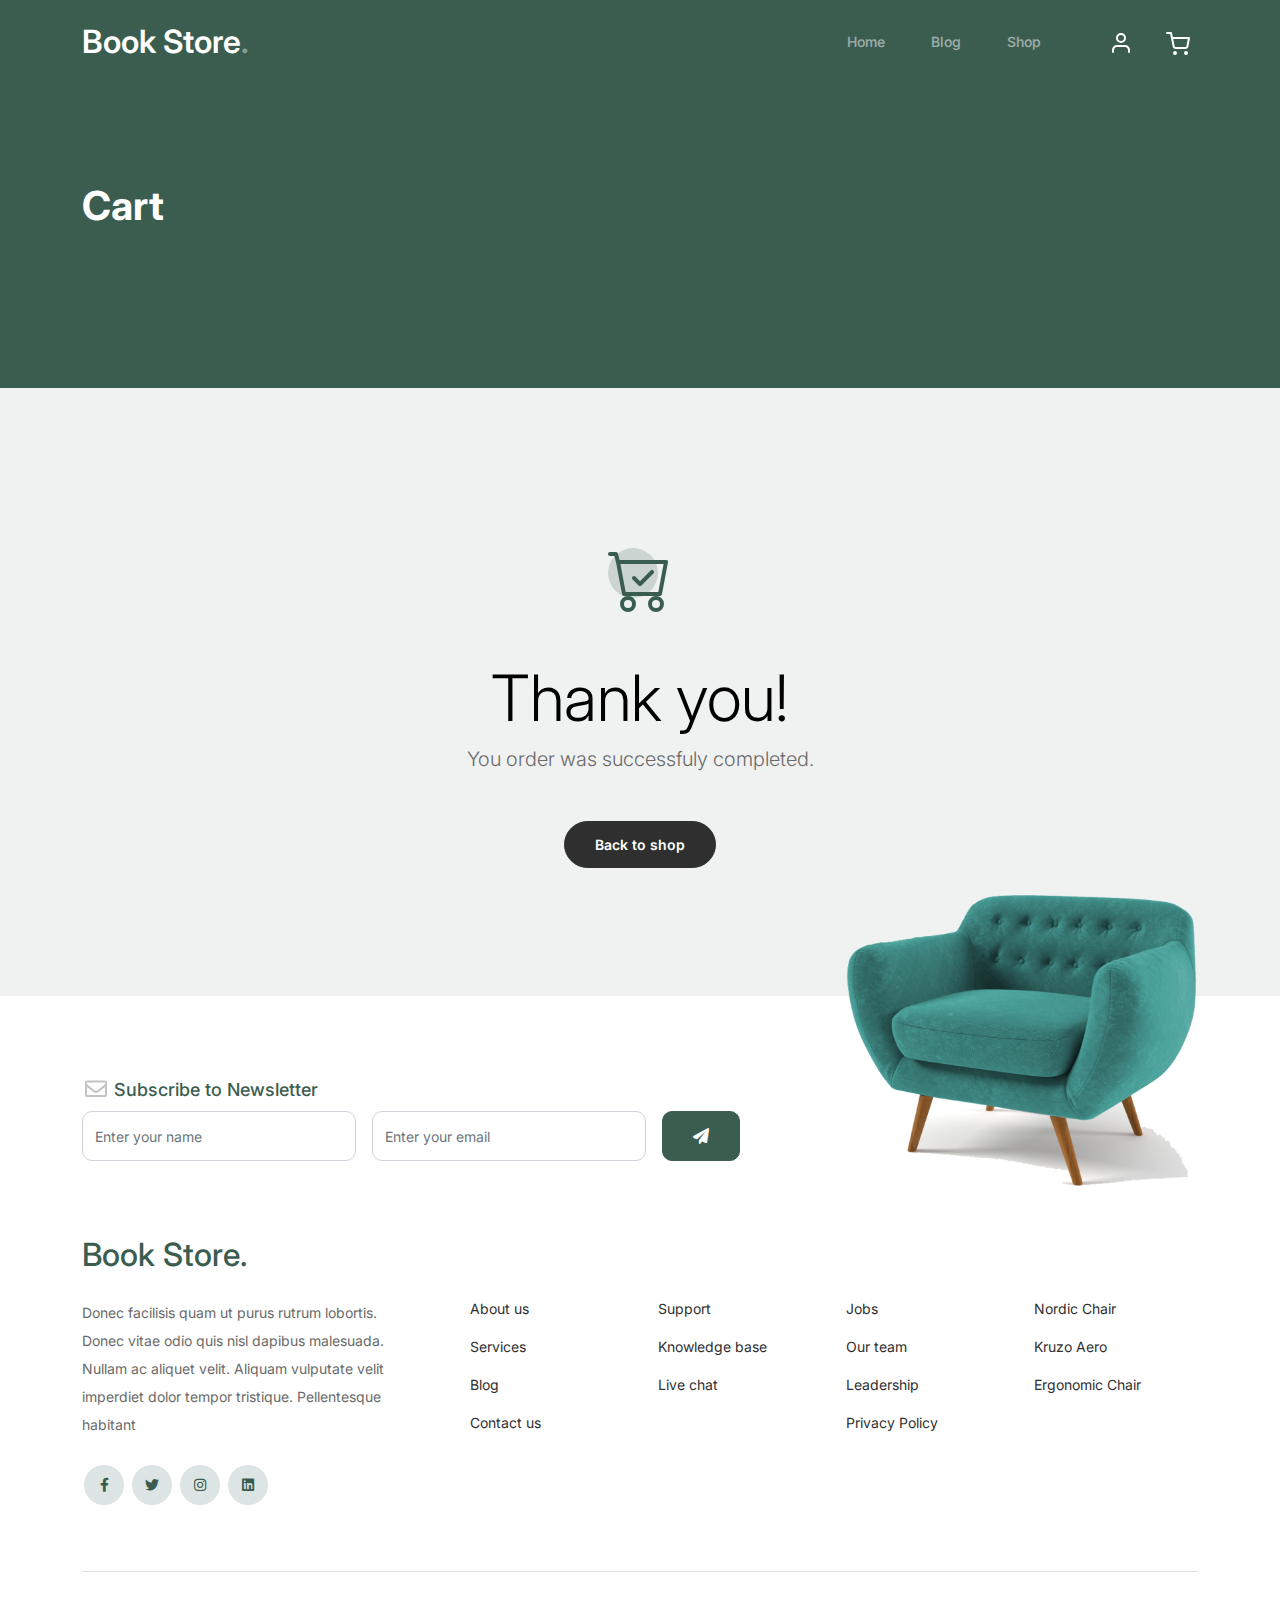
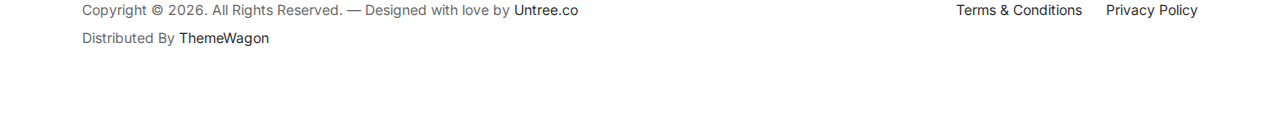
<file: thankyou.html>
<!-- /*
* Bootstrap 5
* Template Name: Furni
* Template Author: Untree.co
* Template URI: https://untree.co/
* License: https://creativecommons.org/licenses/by/3.0/
*/ -->
<!doctype html>
<html lang="en">

<head>
	<meta charset="utf-8">
	<meta name="viewport" content="width=device-width, initial-scale=1, shrink-to-fit=no">
	<meta name="author" content="Untree.co">
	<link rel="shortcut icon" href="favicon.png">

	<meta name="description" content="" />
	<meta name="keywords" content="bootstrap, bootstrap4" />

	<!-- Bootstrap CSS -->
	<link href="css/bootstrap.min.css" rel="stylesheet">
	<link href="https://cdnjs.cloudflare.com/ajax/libs/font-awesome/6.0.0-beta3/css/all.min.css" rel="stylesheet">
	<link href="css/tiny-slider.css" rel="stylesheet">
	<link href="css/style.css" rel="stylesheet">
	<title>Furni Free Bootstrap 5 Template for Furniture and Interior Design Websites by Untree.co </title>
</head>

<body>

	<!-- Start Header/Navigation -->
	<nav class="custom-navbar navbar navbar navbar-expand-md navbar-dark bg-dark" arial-label="Furni navigation bar">

		<div class="container">
			<a class="navbar-brand" href="index.html">Book Store<span>.</span></a>


			<button class="navbar-toggler" type="button" data-bs-toggle="collapse" data-bs-target="#navbarsFurni"
				aria-controls="navbarsFurni" aria-expanded="false" aria-label="Toggle navigation">
				<span class="navbar-toggler-icon"></span>
			</button>

			<div class="collapse navbar-collapse" id="navbarsFurni">
				<ul class="custom-navbar-nav navbar-nav ms-auto mb-2 mb-md-0">
					<li class="nav-item ">
						<a class="nav-link" href="index.html">Home</a>
					</li>
					<li><a class="nav-link" href="blog.html">Blog</a></li>
					<li><a class="nav-link" href="shop.html">Shop</a></li>
				</ul>

				<ul class="custom-navbar-cta navbar-nav mb-2 mb-md-0 ms-5">
					<li><a class="nav-link" href="#"><img src="images/user.svg"></a></li>
					<li><a class="nav-link" href="cart.html"><img src="images/cart.svg"></a></li>
				</ul>
			</div>
		</div>

	</nav>
	<!-- End Header/Navigation -->

	<!-- Start Hero Section -->
	<div class="hero">
		<div class="container">
			<div class="row justify-content-between">
				<div class="col-lg-5">
					<div class="intro-excerpt">
						<h1>Cart</h1>
					</div>
				</div>
				<div class="col-lg-7">

				</div>
			</div>
		</div>
	</div>
	<!-- End Hero Section -->



	<div class="untree_co-section">
		<div class="container">
			<div class="row">
				<div class="col-md-12 text-center pt-5">
					<span class="display-3 thankyou-icon text-primary">
						<svg width="1em" height="1em" viewBox="0 0 16 16" class="bi bi-cart-check mb-5"
							fill="currentColor" xmlns="http://www.w3.org/2000/svg">
							<path fill-rule="evenodd"
								d="M11.354 5.646a.5.5 0 0 1 0 .708l-3 3a.5.5 0 0 1-.708 0l-1.5-1.5a.5.5 0 1 1 .708-.708L8 8.293l2.646-2.647a.5.5 0 0 1 .708 0z" />
							<path fill-rule="evenodd"
								d="M0 1.5A.5.5 0 0 1 .5 1H2a.5.5 0 0 1 .485.379L2.89 3H14.5a.5.5 0 0 1 .491.592l-1.5 8A.5.5 0 0 1 13 12H4a.5.5 0 0 1-.491-.408L2.01 3.607 1.61 2H.5a.5.5 0 0 1-.5-.5zM3.102 4l1.313 7h8.17l1.313-7H3.102zM5 12a2 2 0 1 0 0 4 2 2 0 0 0 0-4zm7 0a2 2 0 1 0 0 4 2 2 0 0 0 0-4zm-7 1a1 1 0 1 0 0 2 1 1 0 0 0 0-2zm7 0a1 1 0 1 0 0 2 1 1 0 0 0 0-2z" />
						</svg>
					</span>
					<h2 class="display-3 text-black">Thank you!</h2>
					<p class="lead mb-5">You order was successfuly completed.</p>
					<p><a href="shop.html" class="btn btn-sm btn-outline-black">Back to shop</a></p>
				</div>
			</div>
		</div>
	</div>

	<!-- Start Footer Section -->
	<footer class="footer-section">
		<div class="container relative">

			<div class="sofa-img">
				<img src="images/sofa.png" alt="Image" class="img-fluid">
			</div>

			<div class="row">
				<div class="col-lg-8">
					<div class="subscription-form">
						<h3 class="d-flex align-items-center"><span class="me-1"><img src="images/envelope-outline.svg"
									alt="Image" class="img-fluid"></span><span>Subscribe to Newsletter</span></h3>

						<form action="#" class="row g-3">
							<div class="col-auto">
								<input type="text" class="form-control" placeholder="Enter your name">
							</div>
							<div class="col-auto">
								<input type="email" class="form-control" placeholder="Enter your email">
							</div>
							<div class="col-auto">
								<button class="btn btn-primary">
									<span class="fa fa-paper-plane"></span>
								</button>
							</div>
						</form>

					</div>
				</div>
			</div>

			<div class="row g-5 mb-5">
				<div class="col-lg-4">
					<div class="mb-4 footer-logo-wrap"><a href="#" class="footer-logo">Book Store<span>.</span></a>
					</div>
					<p class="mb-4">Donec facilisis quam ut purus rutrum lobortis. Donec vitae odio quis nisl dapibus
						malesuada. Nullam ac aliquet velit. Aliquam vulputate velit imperdiet dolor tempor tristique.
						Pellentesque habitant</p>

					<ul class="list-unstyled custom-social">
						<li><a href="#"><span class="fa fa-brands fa-facebook-f"></span></a></li>
						<li><a href="#"><span class="fa fa-brands fa-twitter"></span></a></li>
						<li><a href="#"><span class="fa fa-brands fa-instagram"></span></a></li>
						<li><a href="#"><span class="fa fa-brands fa-linkedin"></span></a></li>
					</ul>
				</div>

				<div class="col-lg-8">
					<div class="row links-wrap">
						<div class="col-6 col-sm-6 col-md-3">
							<ul class="list-unstyled">
								<li><a href="#">About us</a></li>
								<li><a href="#">Services</a></li>
								<li><a href="#">Blog</a></li>
								<li><a href="#">Contact us</a></li>
							</ul>
						</div>

						<div class="col-6 col-sm-6 col-md-3">
							<ul class="list-unstyled">
								<li><a href="#">Support</a></li>
								<li><a href="#">Knowledge base</a></li>
								<li><a href="#">Live chat</a></li>
							</ul>
						</div>

						<div class="col-6 col-sm-6 col-md-3">
							<ul class="list-unstyled">
								<li><a href="#">Jobs</a></li>
								<li><a href="#">Our team</a></li>
								<li><a href="#">Leadership</a></li>
								<li><a href="#">Privacy Policy</a></li>
							</ul>
						</div>

						<div class="col-6 col-sm-6 col-md-3">
							<ul class="list-unstyled">
								<li><a href="#">Nordic Chair</a></li>
								<li><a href="#">Kruzo Aero</a></li>
								<li><a href="#">Ergonomic Chair</a></li>
							</ul>
						</div>
					</div>
				</div>

			</div>

			<div class="border-top copyright">
				<div class="row pt-4">
					<div class="col-lg-6">
						<p class="mb-2 text-center text-lg-start">Copyright &copy;
							<script>document.write(new Date().getFullYear());</script>. All Rights Reserved. &mdash;
							Designed with love by <a href="https://untree.co">Untree.co</a> Distributed By <a
								href="https://themewagon.com">ThemeWagon</a>
							<!-- License information: https://untree.co/license/ -->
						</p>
					</div>

					<div class="col-lg-6 text-center text-lg-end">
						<ul class="list-unstyled d-inline-flex ms-auto">
							<li class="me-4"><a href="#">Terms &amp; Conditions</a></li>
							<li><a href="#">Privacy Policy</a></li>
						</ul>
					</div>

				</div>
			</div>

		</div>
	</footer>
	<!-- End Footer Section -->


	<script src="js/bootstrap.bundle.min.js"></script>
	<script src="js/tiny-slider.js"></script>
	<script src="js/custom.js"></script>
</body>

</html>
</file>
<file: css/tiny-slider.css>
.tns-outer {
    padding: 0 !important
}

.tns-outer [hidden] {
    display: none !important
}

.tns-outer [aria-controls],
.tns-outer [data-action] {
    cursor: pointer
}

.tns-slider {
    -webkit-transition: all 0s;
    -moz-transition: all 0s;
    transition: all 0s
}

.tns-slider>.tns-item {
    -webkit-box-sizing: border-box;
    -moz-box-sizing: border-box;
    box-sizing: border-box
}

.tns-horizontal.tns-subpixel {
    white-space: nowrap
}

.tns-horizontal.tns-subpixel>.tns-item {
    display: inline-block;
    vertical-align: top;
    white-space: normal
}

.tns-horizontal.tns-no-subpixel:after {
    content: '';
    display: table;
    clear: both
}

.tns-horizontal.tns-no-subpixel>.tns-item {
    float: left
}

.tns-horizontal.tns-carousel.tns-no-subpixel>.tns-item {
    margin-right: -100%
}

.tns-no-calc {
    position: relative;
    left: 0
}

.tns-gallery {
    position: relative;
    left: 0;
    min-height: 1px
}

.tns-gallery>.tns-item {
    position: absolute;
    left: -100%;
    -webkit-transition: transform 0s, opacity 0s;
    -moz-transition: transform 0s, opacity 0s;
    transition: transform 0s, opacity 0s
}

.tns-gallery>.tns-slide-active {
    position: relative;
    left: auto !important
}

.tns-gallery>.tns-moving {
    -webkit-transition: all 0.25s;
    -moz-transition: all 0.25s;
    transition: all 0.25s
}

.tns-autowidth {
    display: inline-block
}

.tns-lazy-img {
    -webkit-transition: opacity 0.6s;
    -moz-transition: opacity 0.6s;
    transition: opacity 0.6s;
    opacity: 0.6
}

.tns-lazy-img.tns-complete {
    opacity: 1
}

.tns-ah {
    -webkit-transition: height 0s;
    -moz-transition: height 0s;
    transition: height 0s
}

.tns-ovh {
    overflow: hidden
}

.tns-visually-hidden {
    position: absolute;
    left: -10000em
}

.tns-transparent {
    opacity: 0;
    visibility: hidden
}

.tns-fadeIn {
    opacity: 1;
    filter: alpha(opacity=100);
    z-index: 0
}

.tns-normal,
.tns-fadeOut {
    opacity: 0;
    filter: alpha(opacity=0);
    z-index: -1
}

.tns-vpfix {
    white-space: nowrap
}

.tns-vpfix>div,
.tns-vpfix>li {
    display: inline-block
}

.tns-t-subp2 {
    margin: 0 auto;
    width: 310px;
    position: relative;
    height: 10px;
    overflow: hidden
}

.tns-t-ct {
    width: 2333.3333333%;
    width: -webkit-calc(100% * 70 / 3);
    width: -moz-calc(100% * 70 / 3);
    width: calc(100% * 70 / 3);
    position: absolute;
    right: 0
}

.tns-t-ct:after {
    content: '';
    display: table;
    clear: both
}

.tns-t-ct>div {
    width: 1.4285714%;
    width: -webkit-calc(100% / 70);
    width: -moz-calc(100% / 70);
    width: calc(100% / 70);
    height: 10px;
    float: left
}

/*# sourceMappingURL=sourcemaps/tiny-slider.css.map */
</file>
<file: css/style.css>
/*
* Template Name: UntreeStore
* Template Author: Untree.co
* Author URI: https://untree.co/
* License: https://creativecommons.org/licenses/by/3.0/
*/
@import url("https://fonts.googleapis.com/css2?family=Inter:wght@400;500;600;700;800&display=swap");
body {
  overflow-x: hidden;
  position: relative; }

body {
  font-family: "Inter", sans-serif;
  font-weight: 400;
  line-height: 28px;
  color: #6a6a6a;
  font-size: 14px;
  background-color: #eff2f1; }

a {
  text-decoration: none;
  -webkit-transition: .3s all ease;
  -o-transition: .3s all ease;
  transition: .3s all ease;
  color: #2f2f2f;
  text-decoration: underline; }
  a:hover {
    color: #2f2f2f;
    text-decoration: none; }
  a.more {
    font-weight: 600; }

.custom-navbar {
  background: #3b5d50 !important;
  padding-top: 20px;
  padding-bottom: 20px; }
  .custom-navbar .navbar-brand {
    font-size: 32px;
    font-weight: 600; }
    .custom-navbar .navbar-brand > span {
      opacity: .4; }
  .custom-navbar .navbar-toggler {
    border-color: transparent; }
    .custom-navbar .navbar-toggler:active, .custom-navbar .navbar-toggler:focus {
      -webkit-box-shadow: none;
      box-shadow: none;
      outline: none; }
  @media (min-width: 992px) {
    .custom-navbar .custom-navbar-nav li {
      margin-left: 15px;
      margin-right: 15px; } }
  .custom-navbar .custom-navbar-nav li a {
    font-weight: 500;
    color: #ffffff !important;
    opacity: .5;
    -webkit-transition: .3s all ease;
    -o-transition: .3s all ease;
    transition: .3s all ease;
    position: relative; }
    @media (min-width: 768px) {
      .custom-navbar .custom-navbar-nav li a:before {
        content: "";
        position: absolute;
        bottom: 0;
        left: 8px;
        right: 8px;
        background: #f9bf29;
        height: 5px;
        opacity: 1;
        visibility: visible;
        width: 0;
        -webkit-transition: .15s all ease-out;
        -o-transition: .15s all ease-out;
        transition: .15s all ease-out; } }
    .custom-navbar .custom-navbar-nav li a:hover {
      opacity: 1; }
      .custom-navbar .custom-navbar-nav li a:hover:before {
        width: calc(100% - 16px); }
  .custom-navbar .custom-navbar-nav li.active a {
    opacity: 1; }
    .custom-navbar .custom-navbar-nav li.active a:before {
      width: calc(100% - 16px); }
  .custom-navbar .custom-navbar-cta {
    margin-left: 0 !important;
    -webkit-box-orient: horizontal;
    -webkit-box-direction: normal;
    -ms-flex-direction: row;
    flex-direction: row; }
    @media (min-width: 768px) {
      .custom-navbar .custom-navbar-cta {
        margin-left: 40px !important; } }
    .custom-navbar .custom-navbar-cta li {
      margin-left: 0px;
      margin-right: 0px; }
      .custom-navbar .custom-navbar-cta li:first-child {
        margin-right: 20px; }

.hero {
  background: #3b5d50;
  padding: calc(4rem - 30px) 0 0rem 0; }
  @media (min-width: 768px) {
    .hero {
      padding: calc(4rem - 30px) 0 4rem 0; } }
  @media (min-width: 992px) {
    .hero {
      padding: calc(8rem - 30px) 0 8rem 0; } }
  .hero .intro-excerpt {
    position: relative;
    z-index: 4; }
    @media (min-width: 992px) {
      .hero .intro-excerpt {
        max-width: 450px; } }
  .hero h1 {
    font-weight: 700;
    color: #ffffff;
    margin-bottom: 30px; }
    @media (min-width: 1400px) {
      .hero h1 {
        font-size: 54px; } }
  .hero p {
    color: rgba(255, 255, 255, 0.5);
    margin-botom: 30px; }
  .hero .hero-img-wrap {
    position: relative; }
    .hero .hero-img-wrap img {
      position: relative;
      top: 0px;
      right: 0px;
      z-index: 2;
      max-width: 780px;
      left: -20px; }
      @media (min-width: 768px) {
        .hero .hero-img-wrap img {
          right: 0px;
          left: -100px; } }
      @media (min-width: 992px) {
        .hero .hero-img-wrap img {
          left: 0px;
          top: -80px;
          position: absolute;
          right: -50px; } }
      @media (min-width: 1200px) {
        .hero .hero-img-wrap img {
          left: 0px;
          top: -80px;
          right: -100px; } }
    .hero .hero-img-wrap:after {
      content: "";
      position: absolute;
      width: 255px;
      height: 217px;
      background-image: url("../images/dots-light.svg");
      background-size: contain;
      background-repeat: no-repeat;
      right: -100px;
      top: -0px; }
      @media (min-width: 1200px) {
        .hero .hero-img-wrap:after {
          top: -40px; } }

.product-thumbnail {
  width: 100%;
  height: 250px;
  object-fit: contain;
  background-color: #f9f9f9; /* หรือสีเทาอ่อน */
  padding: 10px;
}


.btn {
  font-weight: 600;
  padding: 12px 30px;
  border-radius: 30px;
  color: #ffffff;
  background: #2f2f2f;
  border-color: #2f2f2f; }
  .btn:hover {
    color: #ffffff;
    background: #222222;
    border-color: #222222; }
  .btn:active, .btn:focus {
    outline: none !important;
    -webkit-box-shadow: none;
    box-shadow: none; }
  .btn.btn-primary {
    background: #3b5d50;
    border-color: #3b5d50; }
    .btn.btn-primary:hover {
      background: #314d43;
      border-color: #314d43; }
  .btn.btn-secondary {
    color: #2f2f2f;
    background: #f9bf29;
    border-color: #f9bf29; }
    .btn.btn-secondary:hover {
      background: #f8b810;
      border-color: #f8b810; }
  .btn.btn-white-outline {
    background: transparent;
    border-width: 2px;
    border-color: rgba(255, 255, 255, 0.3); }
    .btn.btn-white-outline:hover {
      border-color: white;
      color: #ffffff; }

.section-title {
  color: #2f2f2f; }

.product-section {
  padding: 7rem 0; }
  .product-section .product-item {
    text-align: center;
    text-decoration: none;
    display: block;
    position: relative;
    padding-bottom: 50px;
    cursor: pointer; }
    .product-section .product-item .product-thumbnail {
      margin-bottom: 30px;
      position: relative;
      top: 0;
      -webkit-transition: .3s all ease;
      -o-transition: .3s all ease;
      transition: .3s all ease; }
    .product-section .product-item h3 {
      font-weight: 600;
      font-size: 16px; }
    .product-section .product-item strong {
      font-weight: 800 !important;
      font-size: 18px !important; }
    .product-section .product-item h3, .product-section .product-item strong {
      color: #2f2f2f;
      text-decoration: none; }
    .product-section .product-item .icon-cross {
      position: absolute;
      width: 35px;
      height: 35px;
      display: inline-block;
      background: #2f2f2f;
      bottom: 15px;
      left: 50%;
      -webkit-transform: translateX(-50%);
      -ms-transform: translateX(-50%);
      transform: translateX(-50%);
      margin-bottom: -17.5px;
      border-radius: 50%;
      opacity: 0;
      visibility: hidden;
      -webkit-transition: .3s all ease;
      -o-transition: .3s all ease;
      transition: .3s all ease; }
      .product-section .product-item .icon-cross img {
        position: absolute;
        left: 50%;
        top: 50%;
        -webkit-transform: translate(-50%, -50%);
        -ms-transform: translate(-50%, -50%);
        transform: translate(-50%, -50%); }
    .product-section .product-item:before {
      bottom: 0;
      left: 0;
      right: 0;
      position: absolute;
      content: "";
      background: #dce5e4;
      height: 0%;
      z-index: -1;
      border-radius: 10px;
      -webkit-transition: .3s all ease;
      -o-transition: .3s all ease;
      transition: .3s all ease; }
    .product-section .product-item:hover .product-thumbnail {
      top: -25px; }
    .product-section .product-item:hover .icon-cross {
      bottom: 0;
      opacity: 1;
      visibility: visible; }
    .product-section .product-item:hover:before {
      height: 70%; }

.why-choose-section {
  padding: 7rem 0; }
  .why-choose-section .img-wrap {
    position: relative; }
    .why-choose-section .img-wrap:before {
      position: absolute;
      content: "";
      width: 255px;
      height: 217px;
      background-image: url("../images/dots-yellow.svg");
      background-repeat: no-repeat;
      background-size: contain;
      -webkit-transform: translate(-40%, -40%);
      -ms-transform: translate(-40%, -40%);
      transform: translate(-40%, -40%);
      z-index: -1; }
    .why-choose-section .img-wrap img {
      border-radius: 20px; }
.book-img {
  width: 200px;       /* หรือปรับเป็นขนาดที่ต้องการ */
  height: 300px;
  object-fit: cover;  /* ทำให้ภาพไม่บิดเบี้ยว */
  border-radius: 5px; /* เพิ่มขอบมนถ้าต้องการ */
}

.feature {
  margin-bottom: 30px; }
  .feature .icon {
    display: inline-block;
    position: relative;
    margin-bottom: 20px; }
    .feature .icon:before {
      content: "";
      width: 33px;
      height: 33px;
      position: absolute;
      background: rgba(59, 93, 80, 0.2);
      border-radius: 50%;
      right: -8px;
      bottom: 0; }
  .feature h3 {
    font-size: 14px;
    color: #2f2f2f; }
  .feature p {
    font-size: 14px;
    line-height: 22px;
    color: #6a6a6a; }

.we-help-section {
  padding: 7rem 0; }
  .we-help-section .imgs-grid {
    display: -ms-grid; 
    display: grid;
   
    grid-template-columns: repeat(27, 1fr); 
    position: relative;
}

    .we-help-section .imgs-grid:before {
      position: absolute;
      content: "";
      width: 255px;
      height: 217px;
      background-image: url("../images/dots-green.svg");
      background-size: contain;
      background-repeat: no-repeat;
      -webkit-transform: translate(-40%, -40%);
      -ms-transform: translate(-40%, -40%);
      transform: translate(-40%, -40%);
      z-index: -1; }
    .we-help-section .imgs-grid .grid {
      position: relative; }
      .we-help-section .imgs-grid .grid img {
        border-radius: 20px;
        max-width: 100%; }
      .we-help-section .imgs-grid .grid.grid-1 {
        -ms-grid-column: 1;
        -ms-grid-column-span: 18;
        grid-column: 1 / span 18;
        -ms-grid-row: 1;
        -ms-grid-row-span: 27;
        grid-row: 1 / span 27; }
      .we-help-section .imgs-grid .grid.grid-2 {
        -ms-grid-column: 19;
        -ms-grid-column-span: 27;
        grid-column: 19 / span 27;
        -ms-grid-row: 1;
        -ms-grid-row-span: 5;
        grid-row: 1 / span 5;
        padding-left: 20px; }
      .we-help-section .imgs-grid .grid.grid-3 {
        -ms-grid-column: 14;
        -ms-grid-column-span: 16;
        grid-column: 14 / span 16;
        -ms-grid-row: 6;
        -ms-grid-row-span: 27;
        grid-row: 6 / span 27;
        padding-top: 20px; }

.custom-list {
  width: 100%; }
  .custom-list li {
    display: inline-block;
    width: calc(50% - 20px);
    margin-bottom: 12px;
    line-height: 1.5;
    position: relative;
    padding-left: 20px; }
    .custom-list li:before {
      content: "";
      width: 8px;
      height: 8px;
      border-radius: 50%;
      border: 2px solid #3b5d50;
      position: absolute;
      left: 0;
      top: 8px; }

.popular-product {
  padding: 0 0 7rem 0; }
  .popular-product .product-item-sm h3 {
    font-size: 14px;
    font-weight: 700;
    color: #2f2f2f; }
  .popular-product .product-item-sm a {
    text-decoration: none;
    color: #2f2f2f;
    -webkit-transition: .3s all ease;
    -o-transition: .3s all ease;
    transition: .3s all ease; }
    .popular-product .product-item-sm a:hover {
      color: rgba(47, 47, 47, 0.5); }
  .popular-product .product-item-sm p {
    line-height: 1.4;
    margin-bottom: 10px;
    font-size: 14px; }
  .popular-product .product-item-sm .thumbnail {
    margin-right: 10px;
    -webkit-box-flex: 0;
    -ms-flex: 0 0 120px;
    flex: 0 0 120px;
    position: relative; }
    .popular-product .product-item-sm .thumbnail:before {
      content: "";
      position: absolute;
      border-radius: 20px;
      background: #dce5e4;
      width: 98px;
      height: 98px;
      top: 50%;
      left: 50%;
      -webkit-transform: translate(-50%, -50%);
      -ms-transform: translate(-50%, -50%);
      transform: translate(-50%, -50%);
      z-index: -1; }

.testimonial-section {
  padding: 3rem 0 7rem 0; }

.testimonial-slider-wrap {
  position: relative; }
  .testimonial-slider-wrap .tns-inner {
    padding-top: 30px; }
  .testimonial-slider-wrap .item .testimonial-block blockquote {
    font-size: 16px; }
    @media (min-width: 768px) {
      .testimonial-slider-wrap .item .testimonial-block blockquote {
        line-height: 32px;
        font-size: 18px; } }
  .testimonial-slider-wrap .item .testimonial-block .author-info .author-pic {
    margin-bottom: 20px; }
    .testimonial-slider-wrap .item .testimonial-block .author-info .author-pic img {
      max-width: 80px;
      border-radius: 50%; }
  .testimonial-slider-wrap .item .testimonial-block .author-info h3 {
    font-size: 14px;
    font-weight: 700;
    color: #2f2f2f;
    margin-bottom: 0; }
  .testimonial-slider-wrap #testimonial-nav {
    position: absolute;
    top: 50%;
    z-index: 99;
    width: 100%;
    display: none; }
    @media (min-width: 768px) {
      .testimonial-slider-wrap #testimonial-nav {
        display: block; } }
    .testimonial-slider-wrap #testimonial-nav > span {
      cursor: pointer;
      position: absolute;
      width: 58px;
      height: 58px;
      line-height: 58px;
      border-radius: 50%;
      background: rgba(59, 93, 80, 0.1);
      color: #2f2f2f;
      -webkit-transition: .3s all ease;
      -o-transition: .3s all ease;
      transition: .3s all ease; }
      .testimonial-slider-wrap #testimonial-nav > span:hover {
        background: #3b5d50;
        color: #ffffff; }
    .testimonial-slider-wrap #testimonial-nav .prev {
      left: -10px; }
    .testimonial-slider-wrap #testimonial-nav .next {
      right: 0; }
  .testimonial-slider-wrap .tns-nav {
    position: absolute;
    bottom: -50px;
    left: 50%;
    -webkit-transform: translateX(-50%);
    -ms-transform: translateX(-50%);
    transform: translateX(-50%); }
    .testimonial-slider-wrap .tns-nav button {
      background: none;
      border: none;
      display: inline-block;
      position: relative;
      width: 0 !important;
      height: 7px !important;
      margin: 2px; }
      .testimonial-slider-wrap .tns-nav button:active, .testimonial-slider-wrap .tns-nav button:focus, .testimonial-slider-wrap .tns-nav button:hover {
        outline: none;
        -webkit-box-shadow: none;
        box-shadow: none;
        background: none; }
      .testimonial-slider-wrap .tns-nav button:before {
        display: block;
        width: 7px;
        height: 7px;
        left: 0;
        top: 0;
        position: absolute;
        content: "";
        border-radius: 50%;
        -webkit-transition: .3s all ease;
        -o-transition: .3s all ease;
        transition: .3s all ease;
        background-color: #d6d6d6; }
      .testimonial-slider-wrap .tns-nav button:hover:before, .testimonial-slider-wrap .tns-nav button.tns-nav-active:before {
        background-color: #3b5d50; }

.before-footer-section {
  padding: 7rem 0 12rem 0 !important; }

.blog-section {
  padding: 7rem 0 12rem 0; }
  .blog-section .post-entry a {
    text-decoration: none; }
  .blog-section .post-entry .post-thumbnail {
    display: block;
    margin-bottom: 20px; }
    .blog-section .post-entry .post-thumbnail img {
      border-radius: 20px;
      -webkit-transition: .3s all ease;
      -o-transition: .3s all ease;
      transition: .3s all ease; }
  .blog-section .post-entry .post-content-entry {
    padding-left: 15px;
    padding-right: 15px; }
    .blog-section .post-entry .post-content-entry h3 {
      font-size: 16px;
      margin-bottom: 0;
      font-weight: 600;
      margin-bottom: 7px; }
    .blog-section .post-entry .post-content-entry .meta {
      font-size: 14px; }
      .blog-section .post-entry .post-content-entry .meta a {
        font-weight: 600; }
  .blog-section .post-entry:hover .post-thumbnail img, .blog-section .post-entry:focus .post-thumbnail img {
    opacity: .7; }

.footer-section {
  padding: 80px 0;
  background: #ffffff; }
  .footer-section .relative {
    position: relative; }
  .footer-section a {
    text-decoration: none;
    color: #2f2f2f;
    -webkit-transition: .3s all ease;
    -o-transition: .3s all ease;
    transition: .3s all ease; }
    .footer-section a:hover {
      color: rgba(47, 47, 47, 0.5); }
  .footer-section .subscription-form {
    margin-bottom: 40px;
    position: relative;
    z-index: 2;
    margin-top: 100px; }
    @media (min-width: 992px) {
      .footer-section .subscription-form {
        margin-top: 0px;
        margin-bottom: 80px; } }
    .footer-section .subscription-form h3 {
      font-size: 18px;
      font-weight: 500;
      color: #3b5d50; }
    .footer-section .subscription-form .form-control {
      height: 50px;
      border-radius: 10px;
      font-family: "Inter", sans-serif; }
      .footer-section .subscription-form .form-control:active, .footer-section .subscription-form .form-control:focus {
        outline: none;
        -webkit-box-shadow: none;
        box-shadow: none;
        border-color: #3b5d50;
        -webkit-box-shadow: 0 1px 4px 0 rgba(0, 0, 0, 0.2);
        box-shadow: 0 1px 4px 0 rgba(0, 0, 0, 0.2); }
      .footer-section .subscription-form .form-control::-webkit-input-placeholder {
        font-size: 14px; }
      .footer-section .subscription-form .form-control::-moz-placeholder {
        font-size: 14px; }
      .footer-section .subscription-form .form-control:-ms-input-placeholder {
        font-size: 14px; }
      .footer-section .subscription-form .form-control:-moz-placeholder {
        font-size: 14px; }
    .footer-section .subscription-form .btn {
      border-radius: 10px !important; }
  .footer-section .sofa-img {
    position: absolute;
    top: -200px;
    z-index: 1;
    right: 0; }
    .footer-section .sofa-img img {
      max-width: 380px; }
  .footer-section .links-wrap {
    margin-top: 0px; }
    @media (min-width: 992px) {
      .footer-section .links-wrap {
        margin-top: 54px; } }
    .footer-section .links-wrap ul li {
      margin-bottom: 10px; }
  .footer-section .footer-logo-wrap .footer-logo {
    font-size: 32px;
    font-weight: 500;
    text-decoration: none;
    color: #3b5d50; }
  .footer-section .custom-social li {
    margin: 2px;
    display: inline-block; }
    .footer-section .custom-social li a {
      width: 40px;
      height: 40px;
      text-align: center;
      line-height: 40px;
      display: inline-block;
      background: #dce5e4;
      color: #3b5d50;
      border-radius: 50%; }
      .footer-section .custom-social li a:hover {
        background: #3b5d50;
        color: #ffffff; }
  .footer-section .border-top {
    border-color: #dce5e4; }
    .footer-section .border-top.copyright {
      font-size: 14px !important; }

.untree_co-section {
  padding: 7rem 0; }

.form-control {
  height: 50px;
  border-radius: 10px;
  font-family: "Inter", sans-serif; }
  .form-control:active, .form-control:focus {
    outline: none;
    -webkit-box-shadow: none;
    box-shadow: none;
    border-color: #3b5d50;
    -webkit-box-shadow: 0 1px 4px 0 rgba(0, 0, 0, 0.2);
    box-shadow: 0 1px 4px 0 rgba(0, 0, 0, 0.2); }
  .form-control::-webkit-input-placeholder {
    font-size: 14px; }
  .form-control::-moz-placeholder {
    font-size: 14px; }
  .form-control:-ms-input-placeholder {
    font-size: 14px; }
  .form-control:-moz-placeholder {
    font-size: 14px; }

.service {
  line-height: 1.5; }
  .service .service-icon {
    border-radius: 10px;
    -webkit-box-flex: 0;
    -ms-flex: 0 0 50px;
    flex: 0 0 50px;
    height: 50px;
    line-height: 50px;
    text-align: center;
    background: #3b5d50;
    margin-right: 20px;
    color: #ffffff; }

textarea {
  height: auto !important; }

.site-blocks-table {
  overflow: auto; }
  .site-blocks-table .product-thumbnail {
    width: 200px; }
  .site-blocks-table .btn {
    padding: 2px 10px; }
  .site-blocks-table thead th {
    padding: 30px;
    text-align: center;
    border-width: 0px !important;
    vertical-align: middle;
    color: rgba(0, 0, 0, 0.8);
    font-size: 18px; }
  .site-blocks-table td {
    padding: 20px;
    text-align: center;
    vertical-align: middle;
    color: rgba(0, 0, 0, 0.8); }
  .site-blocks-table tbody tr:first-child td {
    border-top: 1px solid #3b5d50 !important; }
  .site-blocks-table .btn {
    background: none !important;
    color: #000000;
    border: none;
    height: auto !important; }

.site-block-order-table th {
  border-top: none !important;
  border-bottom-width: 1px !important; }

.site-block-order-table td, .site-block-order-table th {
  color: #000000; }

.couponcode-wrap input {
  border-radius: 10px !important; }

.text-primary {
  color: #3b5d50 !important; }

.thankyou-icon {
  position: relative;
  color: #3b5d50; }
  .thankyou-icon:before {
    position: absolute;
    content: "";
    width: 50px;
    height: 50px;
    border-radius: 50%;
    background: rgba(59, 93, 80, 0.2); }


  /* ขยายข้อความ “Your cart is empty.” */
.empty-message {
  font-size: 1.5rem;
  font-weight: bold;
}

/* ขยายตัวเลข Subtotal และ Total */
.total-text {
  font-size: 1.8rem;
  font-weight: bold;
}
</file>
<file: style.css>
@import url('https://fonts.googleapis.com/css2?family=Montserrat:wght@300;400;500;600;700&display=swap');

*{
    margin: 0;
    padding: 0;
    box-sizing: border-box;
    font-family: 'Montserrat', sans-serif;
}

body{
    background-color: #c9d6ff;
    background: linear-gradient(to right, #e2e2e2, #c9d6ff);
    display: flex;
    align-items: center;
    justify-content: center;
    flex-direction: column;
    height: 100vh;
}

.container{
    background-color: #fff;
    border-radius: 30px;
    box-shadow: 0 5px 15px rgba(0, 0, 0, 0.35);
    position: relative;
    overflow: hidden;
    width: 768px;
    max-width: 100%;
    min-height: 480px;
}

.container p{
    font-size: 14px;
    line-height: 20px;
    letter-spacing: 0.3px;
    margin: 20px 0;
}

.container span{
    font-size: 12px;
}

.container a{
    color: #333;
    font-size: 13px;
    text-decoration: none;
    margin: 15px 0 10px;
}

.container button{
    background-color: #512da8;
    color: #fff;
    font-size: 12px;
    padding: 10px 45px;
    border: 1px solid transparent;
    border-radius: 8px;
    font-weight: 600;
    letter-spacing: 0.5px;
    text-transform: uppercase;
    margin-top: 10px;
    cursor: pointer;
}

.container button.hidden{
    background-color: transparent;
    border-color: #fff;
}

.container form{
    background-color: #fff;
    display: flex;
    align-items: center;
    justify-content: center;
    flex-direction: column;
    padding: 0 40px;
    height: 100%;
}

.container input{
    background-color: #eee;
    border: none;
    margin: 8px 0;
    padding: 10px 15px;
    font-size: 13px;
    border-radius: 8px;
    width: 100%;
    outline: none;
}

.form-container{
    position: absolute;
    top: 0;
    height: 100%;
    transition: all 0.6s ease-in-out;
}

.sign-in{
    left: 0;
    width: 50%;
    z-index: 2;
}

.container.active .sign-in{
    transform: translateX(100%);
}

.sign-up{
    left: 0;
    width: 50%;
    opacity: 0;
    z-index: 1;
}

.container.active .sign-up{
    transform: translateX(100%);
    opacity: 1;
    z-index: 5;
    animation: move 0.6s;
}

@keyframes move{
    0%, 49.99%{
        opacity: 0;
        z-index: 1;
    }
    50%, 100%{
        opacity: 1;
        z-index: 5;
    }
}

.social-icons{
    margin: 20px 0;
}

.social-icons a{
    border: 1px solid #ccc;
    border-radius: 20%;
    display: inline-flex;
    justify-content: center;
    align-items: center;
    margin: 0 3px;
    width: 40px;
    height: 40px;
}

.toggle-container{
    position: absolute;
    top: 0;
    left: 50%;
    width: 50%;
    height: 100%;
    overflow: hidden;
    transition: all 0.6s ease-in-out;
    border-radius: 150px 0 0 100px;
    z-index: 1000;
}

.container.active .toggle-container{
    transform: translateX(-100%);
    border-radius: 0 150px 100px 0;
}

.toggle{
    background-color: #512da8;
    height: 100%;
    background: linear-gradient(to right, #5c6bc0, #512da8);
    color: #fff;
    position: relative;
    left: -100%;
    height: 100%;
    width: 200%;
    transform: translateX(0);
    transition: all 0.6s ease-in-out;
}

.container.active .toggle{
    transform: translateX(50%);
}

.toggle-panel{
    position: absolute;
    width: 50%;
    height: 100%;
    display: flex;
    align-items: center;
    justify-content: center;
    flex-direction: column;
    padding: 0 30px;
    text-align: center;
    top: 0;
    transform: translateX(0);
    transition: all 0.6s ease-in-out;
}

.toggle-left{
    transform: translateX(-200%);
}

.container.active .toggle-left{
    transform: translateX(0);
}

.toggle-right{
    right: 0;
    transform: translateX(0);
}

.container.active .toggle-right{
    transform: translateX(200%);
}
</file>
<file: css/StyleShop.css>
/*
* Template Name: UntreeStore
* Template Author: Untree.co
* Author URI: https://untree.co/
* License: https://creativecommons.org/licenses/by/3.0/
*/
@import url("https://fonts.googleapis.com/css2?family=Inter:wght@400;500;600;700;800&display=swap");

body {
    overflow-x: hidden;
    position: relative;
}

body {
    font-family: "Inter", sans-serif;
    font-weight: 400;
    line-height: 28px;
    color: #6a6a6a;
    font-size: 14px;
    background-color: #eff2f1;
}

a {
    text-decoration: none;
    -webkit-transition: .3s all ease;
    -o-transition: .3s all ease;
    transition: .3s all ease;
    color: #2f2f2f;
    text-decoration: underline;
}

a:hover {
    color: #2f2f2f;
    text-decoration: none;
}

a.more {
    font-weight: 600;
}

.custom-navbar {
    background: #3b5d50 !important;
    padding-top: 20px;
    padding-bottom: 20px;
}

.custom-navbar .navbar-brand {
    font-size: 32px;
    font-weight: 600;
}

.custom-navbar .navbar-brand>span {
    opacity: .4;
}

.custom-navbar .navbar-toggler {
    border-color: transparent;
}

.custom-navbar .navbar-toggler:active,
.custom-navbar .navbar-toggler:focus {
    -webkit-box-shadow: none;
    box-shadow: none;
    outline: none;
}

@media (min-width: 992px) {
    .custom-navbar .custom-navbar-nav li {
        margin-left: 15px;
        margin-right: 15px;
    }
}

.custom-navbar .custom-navbar-nav li a {
    font-weight: 500;
    color: #ffffff !important;
    opacity: .5;
    -webkit-transition: .3s all ease;
    -o-transition: .3s all ease;
    transition: .3s all ease;
    position: relative;
}

@media (min-width: 768px) {
    .custom-navbar .custom-navbar-nav li a:before {
        content: "";
        position: absolute;
        bottom: 0;
        left: 8px;
        right: 8px;
        background: #f9bf29;
        height: 5px;
        opacity: 1;
        visibility: visible;
        width: 0;
        -webkit-transition: .15s all ease-out;
        -o-transition: .15s all ease-out;
        transition: .15s all ease-out;
    }
}

.custom-navbar .custom-navbar-nav li a:hover {
    opacity: 1;
}

.custom-navbar .custom-navbar-nav li a:hover:before {
    width: calc(100% - 16px);
}

.custom-navbar .custom-navbar-nav li.active a {
    opacity: 1;
}

.custom-navbar .custom-navbar-nav li.active a:before {
    width: calc(100% - 16px);
}

.custom-navbar .custom-navbar-cta {
    margin-left: 0 !important;
    -webkit-box-orient: horizontal;
    -webkit-box-direction: normal;
    -ms-flex-direction: row;
    flex-direction: row;
}

@media (min-width: 768px) {
    .custom-navbar .custom-navbar-cta {
        margin-left: 40px !important;
    }
}

.custom-navbar .custom-navbar-cta li {
    margin-left: 0px;
    margin-right: 0px;
}

.custom-navbar .custom-navbar-cta li:first-child {
    margin-right: 20px;
}

.hero {
    background: #3b5d50;
    padding: calc(4rem - 30px) 0 0rem 0;
}

@media (min-width: 768px) {
    .hero {
        padding: calc(4rem - 30px) 0 4rem 0;
    }
}

@media (min-width: 992px) {
    .hero {
        padding: calc(8rem - 30px) 0 8rem 0;
    }
}

.hero .intro-excerpt {
    position: relative;
    z-index: 4;
}

@media (min-width: 992px) {
    .hero .intro-excerpt {
        max-width: 450px;
    }
}

.hero h1 {
    font-weight: 700;
    color: #ffffff;
    margin-bottom: 30px;
}

@media (min-width: 1400px) {
    .hero h1 {
        font-size: 54px;
    }
}

.hero p {
    color: rgba(255, 255, 255, 0.5);
    margin-botom: 30px;
}

.hero .hero-img-wrap {
    position: relative;
}

.hero .hero-img-wrap img {
    position: relative;
    top: 0px;
    right: 0px;
    z-index: 2;
    max-width: 780px;
    left: -20px;
}

@media (min-width: 768px) {
    .hero .hero-img-wrap img {
        right: 0px;
        left: -100px;
    }
}

@media (min-width: 992px) {
    .hero .hero-img-wrap img {
        left: 0px;
        top: -80px;
        position: absolute;
        right: -50px;
    }
}

@media (min-width: 1200px) {
    .hero .hero-img-wrap img {
        left: 0px;
        top: -80px;
        right: -100px;
    }
}

.hero .hero-img-wrap:after {
    content: "";
    position: absolute;
    width: 255px;
    height: 217px;
    background-image: url("../images/dots-light.svg");
    background-size: contain;
    background-repeat: no-repeat;
    right: -100px;
    top: -0px;
}

@media (min-width: 1200px) {
    .hero .hero-img-wrap:after {
        top: -40px;
    }
}

.product-thumbnail {
    width: 100%;
    height: 250px;
    object-fit: contain;
    background-color: #f9f9f9;
    /* หรือสีเทาอ่อน */
    padding: 10px;
}


.btn {
    font-weight: 600;
    padding: 12px 30px;
    border-radius: 30px;
    color: #ffffff;
    background: #2f2f2f;
    border-color: #2f2f2f;
}

.btn:hover {
    color: #ffffff;
    background: #222222;
    border-color: #222222;
}

.btn:active,
.btn:focus {
    outline: none !important;
    -webkit-box-shadow: none;
    box-shadow: none;
}

.btn.btn-primary {
    background: #3b5d50;
    border-color: #3b5d50;
}

.btn.btn-primary:hover {
    background: #314d43;
    border-color: #314d43;
}

.btn.btn-secondary {
    color: #2f2f2f;
    background: #f9bf29;
    border-color: #f9bf29;
}

.btn.btn-secondary:hover {
    background: #f8b810;
    border-color: #f8b810;
}

.btn.btn-white-outline {
    background: transparent;
    border-width: 2px;
    border-color: rgba(255, 255, 255, 0.3);
}

.btn.btn-white-outline:hover {
    border-color: white;
    color: #ffffff;
}

.section-title {
    color: #2f2f2f;
}
</file>
